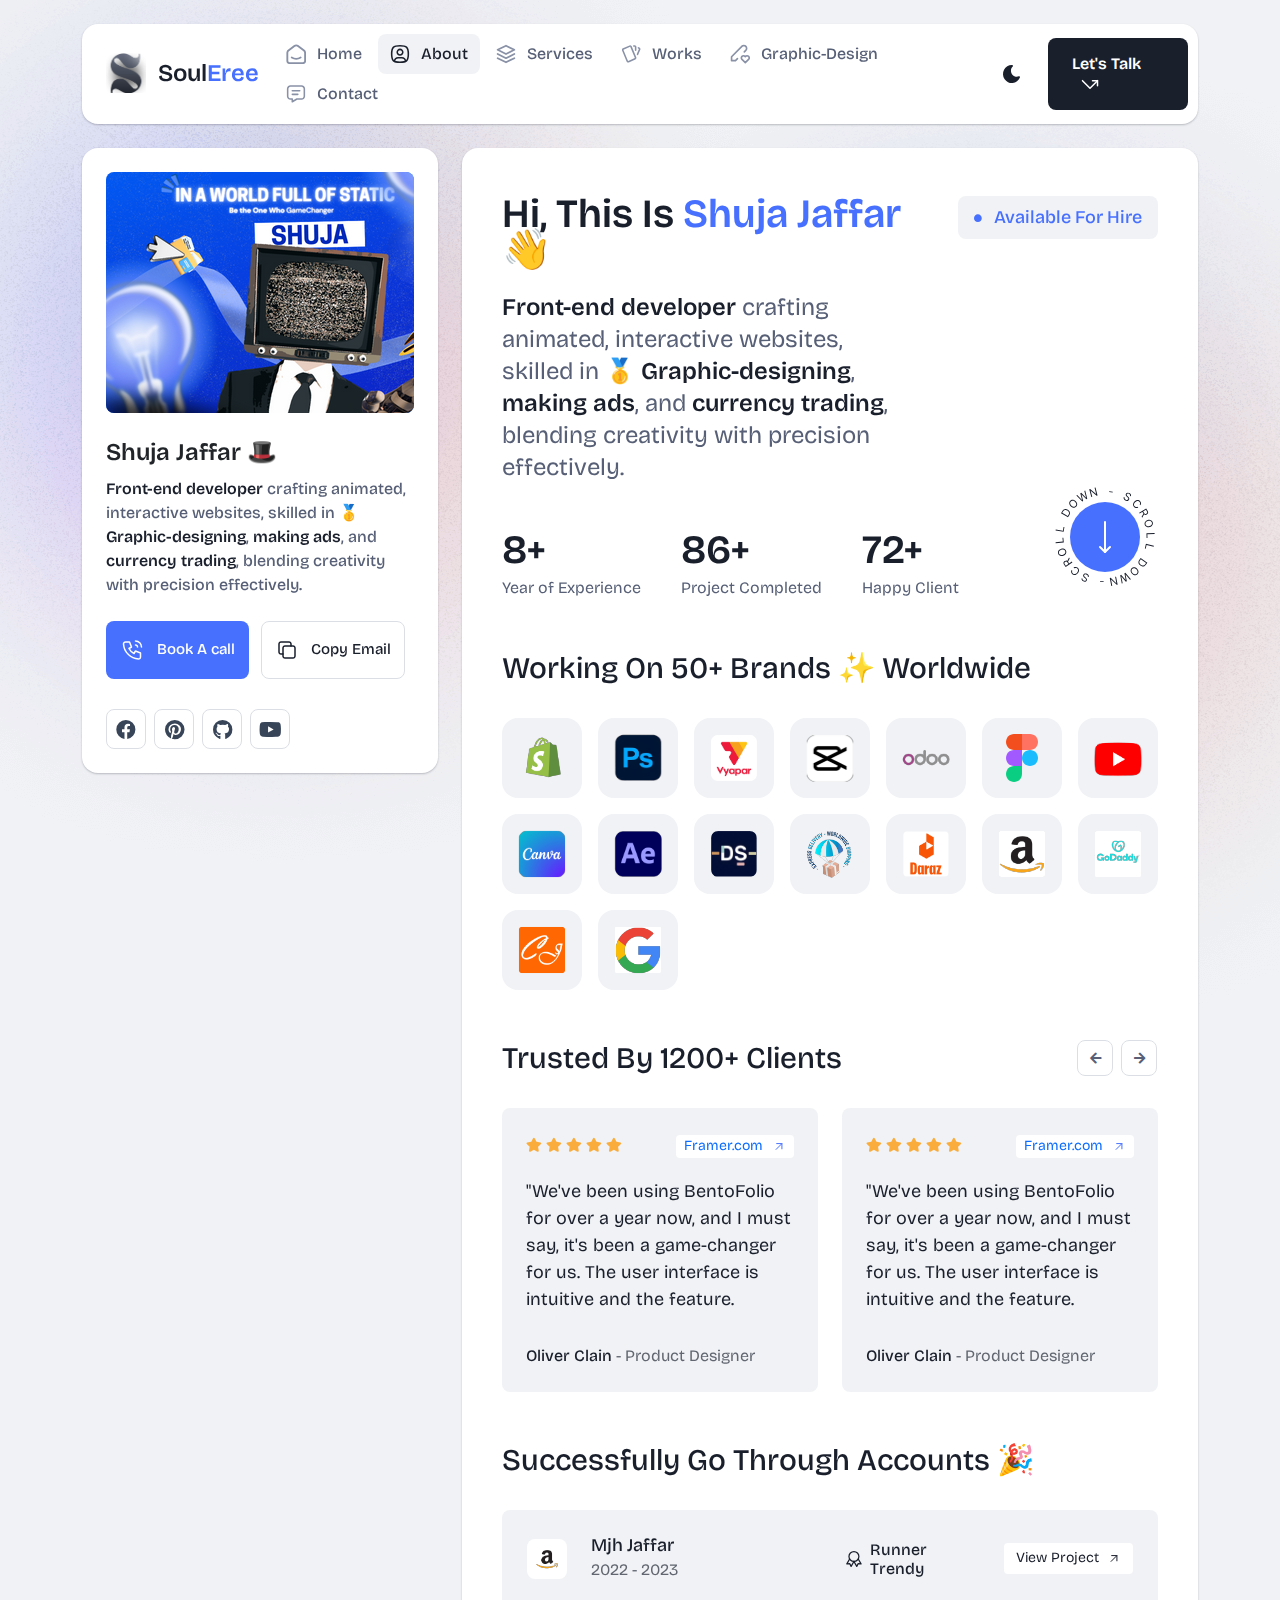
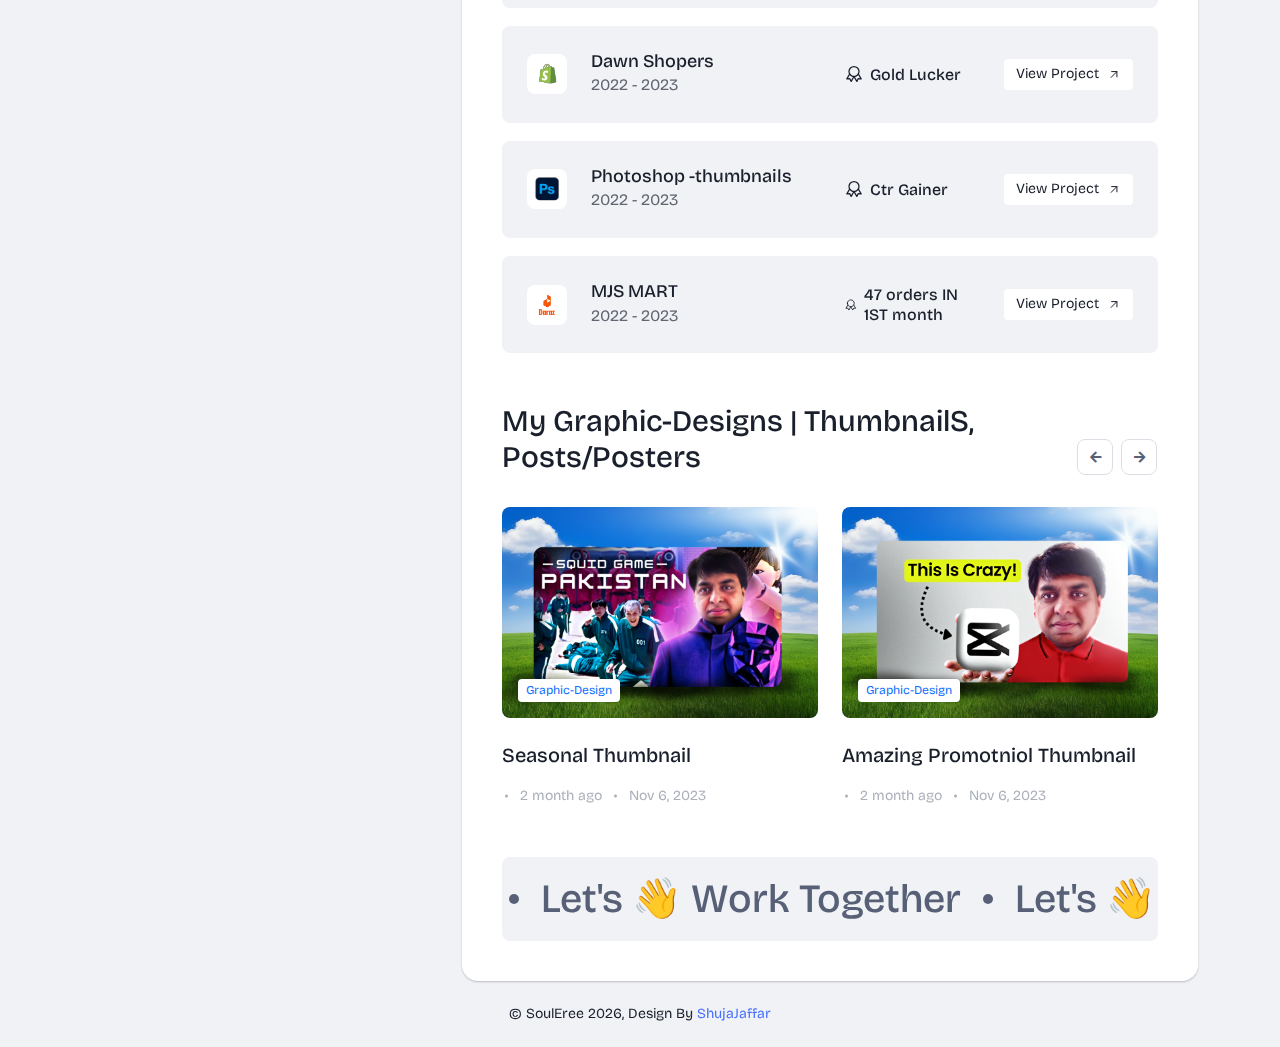
<file: about.html>
<!DOCTYPE html>
<html lang="en">

<head>
  <meta charset="UTF-8">
  <meta http-equiv="X-UA-Compatible" content="IE=edge">
  <title>MJ Studio - Shuja' here</title>
  <meta name="description" content="MJ Studio - Shuja' here">
  <meta name="viewport" content="width=device-width, initial-scale=1">

  <link rel="shortcut icon" type="image/x-icon" href="assets/img/favicon.svg">
  <!-- Place favicon.ico in the root directory -->

  <!-- CSS here -->
  <link rel="stylesheet" href="assets/css/bootstrap.min.css">
  <link rel="stylesheet" href="assets/fontawsome/css/all.min.css">
  <link rel="stylesheet" href="assets/fontawsome/css/fontawesome.min.css">
  <link rel="stylesheet" href="assets/css/slick.css">
  <link rel="stylesheet" href="assets/css/magnific-popup.css">
  <link rel="stylesheet" href="assets/css/style.css">
  <link rel="stylesheet" href="assets/css/responsive.css">
</head>

<body>
  <div id="page-content">
    <!-- header part start -->
     <header class="header-area">
      <nav class="navbar">
        <div class="container">
          <div class="menu-container">
            <div class="logo">
              <a class="navbar-brand me-0" href="index.html">
                
                <img src="assets/img/logo/loooo.png" alt="" height="40" width="40">
                <span>Soul<span class="primary">Eree</span></span>
              </a>
            </div>
            <div class="navbar-main d-flex flex-grow-1">
              <div class="logo inner-logo d-block d-xl-none">
                <a class="navbar-brand me-0" href="index.html">
                  <svg width="24" height="24" viewBox="0 0 24 24" fill="none" xmlns="http://www.w3.org/2000/svg">
                    <path
                      d="M0 1.5C0 1.10218 0.158035 0.720644 0.43934 0.43934C0.720644 0.158035 1.10218 0 1.5 0L9 0C9.39782 0 9.77936 0.158035 10.0607 0.43934C10.342 0.720644 10.5 1.10218 10.5 1.5V22.5C10.5 22.8978 10.342 23.2794 10.0607 23.5607C9.77936 23.842 9.39782 24 9 24H1.5C1.10218 24 0.720644 23.842 0.43934 23.5607C0.158035 23.2794 0 22.8978 0 22.5V1.5ZM13.5 1.5C13.5 1.10218 13.658 0.720644 13.9393 0.43934C14.2206 0.158035 14.6022 0 15 0L22.5 0C22.8978 0 23.2794 0.158035 23.5607 0.43934C23.842 0.720644 24 1.10218 24 1.5V9C24 9.39782 23.842 9.77936 23.5607 10.0607C23.2794 10.342 22.8978 10.5 22.5 10.5H15C14.6022 10.5 14.2206 10.342 13.9393 10.0607C13.658 9.77936 13.5 9.39782 13.5 9V1.5ZM13.5 15C13.5 14.6022 13.658 14.2206 13.9393 13.9393C14.2206 13.658 14.6022 13.5 15 13.5H22.5C22.8978 13.5 23.2794 13.658 23.5607 13.9393C23.842 14.2206 24 14.6022 24 15V22.5C24 22.8978 23.842 23.2794 23.5607 23.5607C23.2794 23.842 22.8978 24 22.5 24H15C14.6022 24 14.2206 23.842 13.9393 23.5607C13.658 23.2794 13.5 22.8978 13.5 22.5V15Z"
                      class="logo-icon" />
                  </svg>
                  <span>Bento<span class="primary">Folio</span></span>
                </a>
              </div>
              <ul class="navbar-info mx-auto">
                <li class="nav-item">
                  <a class="nav-link" aria-current="page" href="index.html">
                    <svg class="nav-icon" viewBox="0 0 15 15" fill="none" xmlns="http://www.w3.org/2000/svg">
                      <path
                        d="M13.475 4.92481L9.03083 1.46814C8.64082 1.16473 8.1608 1 7.66667 1C7.17254 1 6.69251 1.16473 6.3025 1.46814L1.8575 4.92481C1.59037 5.13254 1.37424 5.39858 1.22563 5.7026C1.07701 6.00662 0.99984 6.34058 1 6.67897V12.679C1 13.121 1.17559 13.5449 1.48816 13.8575C1.80072 14.17 2.22464 14.3456 2.66667 14.3456H12.6667C13.1087 14.3456 13.5326 14.17 13.8452 13.8575C14.1577 13.5449 14.3333 13.121 14.3333 12.679V6.67897C14.3333 5.99314 14.0167 5.34564 13.475 4.92481Z"
                        stroke-width="1.4" stroke-linecap="round" stroke-linejoin="round" />
                      <path d="M10.9753 10.1665C9.13359 11.2773 6.14859 11.2773 4.30859 10.1665" stroke-width="1.4"
                        stroke-linecap="round" stroke-linejoin="round" />
                    </svg>

                    <span>Home</span>
                  </a>
                </li>
                <li class="nav-item">
                  <a class="nav-link active" href="about.html">
                    <svg class="nav-icon" viewBox="0 0 18 18" fill="none" xmlns="http://www.w3.org/2000/svg">
                      <path
                        d="M9 9.8335C9.66304 9.8335 10.2989 9.5701 10.7678 9.10126C11.2366 8.63242 11.5 7.99654 11.5 7.3335C11.5 6.67045 11.2366 6.03457 10.7678 5.56573C10.2989 5.09689 9.66304 4.8335 9 4.8335C8.33696 4.8335 7.70107 5.09689 7.23223 5.56573C6.76339 6.03457 6.5 6.67045 6.5 7.3335C6.5 7.99654 6.76339 8.63242 7.23223 9.10126C7.70107 9.5701 8.33696 9.8335 9 9.8335Z"
                        stroke-width="1.4" stroke-linecap="round" stroke-linejoin="round" />
                      <path
                        d="M9 1.5C15 1.5 16.5 3 16.5 9C16.5 15 15 16.5 9 16.5C3 16.5 1.5 15 1.5 9C1.5 3 3 1.5 9 1.5Z"
                        stroke-width="1.4" stroke-linecap="round" stroke-linejoin="round" />
                      <path
                        d="M4 15.7085V15.6668C4 14.7828 4.35119 13.9349 4.97631 13.3098C5.60143 12.6847 6.44928 12.3335 7.33333 12.3335H10.6667C11.5507 12.3335 12.3986 12.6847 13.0237 13.3098C13.6488 13.9349 14 14.7828 14 15.6668V15.7085"
                        stroke-width="1.4" stroke-linecap="round" stroke-linejoin="round" />
                    </svg>
                    About
                  </a>
                </li>
                <li class="nav-item">
                  <a class="nav-link" href="services.html">
                    <svg class="nav-icon" viewBox="0 0 16 16" fill="none" xmlns="http://www.w3.org/2000/svg">
                      <path d="M7.99967 1.3335L1.33301 4.66683L7.99967 8.00016L14.6663 4.66683L7.99967 1.3335Z"
                        stroke-width="1.4" stroke-linecap="round" stroke-linejoin="round" />
                      <path d="M1.33301 8L7.99967 11.3333L14.6663 8" stroke-width="1.4" stroke-linecap="round"
                        stroke-linejoin="round" />
                      <path d="M1.33301 11.3335L7.99967 14.6668L14.6663 11.3335" stroke-width="1.4"
                        stroke-linecap="round" stroke-linejoin="round" />
                    </svg>
                    Services
                  </a>
                </li>
                <li class="nav-item">
                  <a class="nav-link" href="portfolio.html">
                    <svg class="nav-icon" viewBox="0 0 18 17" fill="none" xmlns="http://www.w3.org/2000/svg">
                      <path
                        d="M2.00326 3.99733L7.95159 1.40649C8.04974 1.36442 8.15533 1.34243 8.26212 1.34181C8.3689 1.34119 8.47473 1.36196 8.57337 1.40289C8.67201 1.44382 8.76145 1.50408 8.83642 1.58013C8.9114 1.65617 8.97039 1.74646 9.00992 1.84566L13.1133 11.764C13.1985 11.9651 13.2014 12.1917 13.1213 12.3949C13.0412 12.5982 12.8845 12.7618 12.6849 12.8507L6.73742 15.4415C6.63922 15.4837 6.53356 15.5058 6.42668 15.5065C6.3198 15.5072 6.21387 15.4864 6.11514 15.4455C6.0164 15.4046 5.92688 15.3442 5.85184 15.2681C5.7768 15.192 5.71778 15.1016 5.67826 15.0023L1.57492 5.08316C1.48963 4.88204 1.48673 4.65546 1.56684 4.45222C1.64696 4.24898 1.80367 4.08616 2.00326 3.99733Z"
                        stroke-width="1.4" stroke-linecap="round" stroke-linejoin="round" />
                      <path
                        d="M11.5 1.3335H12.3333C12.5543 1.3335 12.7663 1.42129 12.9226 1.57757C13.0789 1.73385 13.1667 1.94582 13.1667 2.16683V5.0835"
                        stroke-width="1.4" stroke-linecap="round" stroke-linejoin="round" />
                      <path
                        d="M15.6663 3C15.8863 3.09333 16.0997 3.18083 16.3063 3.2625C16.5098 3.34882 16.6706 3.51241 16.7534 3.71729C16.8362 3.92217 16.8343 4.15155 16.748 4.355L14.833 8.83334"
                        stroke-width="1.4" stroke-linecap="round" stroke-linejoin="round" />
                    </svg>
                    Works
                  </a>
                </li>
                <li class="nav-item">
                  <a class="nav-link" href="blog.html">
                    <svg class="nav-icon" viewBox="0 0 17 16" fill="none" xmlns="http://www.w3.org/2000/svg">
                      <path
                        d="M12.1663 6.16676L13.4163 4.91676C13.6352 4.69789 13.8088 4.43805 13.9273 4.15208C14.0457 3.86612 14.1067 3.55962 14.1067 3.25009C14.1067 2.94056 14.0457 2.63406 13.9273 2.3481C13.8088 2.06213 13.6352 1.80229 13.4163 1.58342C13.1975 1.36455 12.9376 1.19094 12.6517 1.07248C12.3657 0.954033 12.0592 0.893066 11.7497 0.893066C11.4401 0.893066 11.1336 0.954033 10.8477 1.07248C10.5617 1.19094 10.3019 1.36455 10.083 1.58342L1.33301 10.3334V13.6668H4.66634L6.33301 12.0001"
                        stroke-width="1.4" stroke-linecap="round" stroke-linejoin="round" />
                      <path
                        d="M13.0004 15.3335L15.7921 12.5968C15.9633 12.4307 16.0995 12.232 16.1926 12.0124C16.2857 11.7927 16.3339 11.5567 16.3343 11.3181C16.3347 11.0796 16.2873 10.8434 16.1948 10.6235C16.1024 10.4035 15.9669 10.2044 15.7963 10.0377C15.448 9.69712 14.9806 9.50602 14.4935 9.50509C14.0065 9.50415 13.5383 9.69346 13.1888 10.0327L13.0021 10.216L12.8163 10.0327C12.4681 9.69237 12.0008 9.50143 11.5139 9.50049C11.0271 9.49956 10.5591 9.68871 10.2096 10.0277C10.0383 10.1937 9.9021 10.3924 9.80891 10.612C9.71572 10.8316 9.66746 11.0677 9.667 11.3062C9.66653 11.5447 9.71386 11.781 9.80619 12.0009C9.89853 12.2209 10.034 12.4201 10.2046 12.5868L13.0004 15.3335Z"
                        stroke-width="1.4" stroke-linecap="round" stroke-linejoin="round" />
                    </svg>
                    Graphic-Design
                  </a>
                </li>
                <li class="nav-item">
                  <a class="nav-link" href="contact.html">
                    <svg class="nav-icon" viewBox="0 0 18 17" fill="none" xmlns="http://www.w3.org/2000/svg">
                      <path d="M5.66699 5.5H12.3337" stroke-width="1.4" stroke-linecap="round"
                        stroke-linejoin="round" />
                      <path d="M5.66699 8.8335H10.667" stroke-width="1.4" stroke-linecap="round"
                        stroke-linejoin="round" />
                      <path
                        d="M14 1.3335C14.663 1.3335 15.2989 1.59689 15.7678 2.06573C16.2366 2.53457 16.5 3.17045 16.5 3.8335V10.5002C16.5 11.1632 16.2366 11.7991 15.7678 12.2679C15.2989 12.7368 14.663 13.0002 14 13.0002H9.83333L5.66667 15.5002V13.0002H4C3.33696 13.0002 2.70107 12.7368 2.23223 12.2679C1.76339 11.7991 1.5 11.1632 1.5 10.5002V3.8335C1.5 3.17045 1.76339 2.53457 2.23223 2.06573C2.70107 1.59689 3.33696 1.3335 4 1.3335H14Z"
                        stroke-width="1.4" stroke-linecap="round" stroke-linejoin="round" />
                    </svg>
                    Contact
                  </a>
                </li>
              </ul>
              <div class="header-right-info d-flex align-items-center">
                <button class="theme-control-btn">
                  <span class="dark">
                    <svg width="24" height="24" viewBox="0 0 24 24" fill="none" xmlns="http://www.w3.org/2000/svg">
                      <path
                        d="M11.8005 3C10.207 3.0003 8.64356 3.44286 7.27683 4.28049C5.91011 5.11811 4.79139 6.31937 4.04002 7.75612C3.28865 9.19288 2.93281 10.8112 3.01046 12.4386C3.08811 14.0659 3.59633 15.6411 4.48091 16.9963C5.3655 18.3514 6.59326 19.4356 8.03324 20.1333C9.47322 20.8309 11.0714 21.1157 12.6573 20.9574C14.2432 20.7991 15.7573 20.2036 17.0381 19.2344C18.319 18.2652 19.3185 16.9587 19.9301 15.4542C20.2302 14.7162 19.5111 13.9746 18.7875 14.2752C17.5475 14.7888 16.1706 14.8418 14.8963 14.425C13.622 14.0082 12.5308 13.1479 11.8126 11.9937C11.0943 10.8396 10.7943 9.4645 10.9648 8.10764C11.1353 6.75077 11.7655 5.49792 12.7458 4.5669L12.8136 4.4949C13.2986 3.9279 12.913 3.0072 12.1464 3.0072H11.9122L11.8524 3.0018L11.7996 3H11.8005Z"
                        fill="#1A1F2C" />
                    </svg>
                    <small class="theme-text d-block d-xl-none">Change appearance</small>
                  </span>
                  <span class="light">
                    <svg width="24" height="24" viewBox="0 0 24 24" fill="none" xmlns="http://www.w3.org/2000/svg">
                      <path
                        d="M12 19C12.2449 19 12.4813 19.09 12.6644 19.2527C12.8474 19.4155 12.9643 19.6397 12.993 19.883L13 20V21C12.9997 21.2549 12.9021 21.5 12.7272 21.6854C12.5522 21.8707 12.313 21.9822 12.0586 21.9972C11.8042 22.0121 11.5536 21.9293 11.3582 21.7657C11.1627 21.6021 11.0371 21.3701 11.007 21.117L11 21V20C11 19.7348 11.1054 19.4804 11.2929 19.2929C11.4804 19.1054 11.7348 19 12 19Z"
                        fill="#FD7E41" />
                      <path
                        d="M18.3127 16.9099L18.4067 16.9929L19.1067 17.6929C19.2861 17.8729 19.3902 18.1144 19.398 18.3683C19.4057 18.6223 19.3165 18.8697 19.1485 19.0602C18.9804 19.2508 18.7462 19.3702 18.4933 19.3943C18.2403 19.4184 17.9877 19.3454 17.7867 19.1899L17.6927 19.1069L16.9927 18.4069C16.8202 18.2347 16.7165 18.0053 16.7012 17.7619C16.6859 17.5186 16.76 17.278 16.9097 17.0855C17.0593 16.893 17.2741 16.7618 17.5137 16.7166C17.7533 16.6713 18.0012 16.7152 18.2107 16.8399L18.3127 16.9099Z"
                        fill="#FD7E41" />
                      <path
                        d="M7.00747 16.993C7.17965 17.1652 7.28308 17.3943 7.29836 17.6373C7.31364 17.8803 7.23972 18.1206 7.09047 18.313L7.00747 18.407L6.30747 19.107C6.12751 19.2863 5.88604 19.3905 5.63209 19.3982C5.37814 19.406 5.13076 19.3168 4.94019 19.1487C4.74963 18.9807 4.63017 18.7464 4.60607 18.4935C4.58198 18.2406 4.65506 17.988 4.81047 17.787L4.89347 17.693L5.59347 16.993C5.781 16.8055 6.03531 16.7002 6.30047 16.7002C6.56563 16.7002 6.81994 16.8055 7.00747 16.993Z"
                        fill="#FD7E41" />
                      <path
                        d="M3.99987 11C4.25475 11.0003 4.4999 11.0979 4.68524 11.2728C4.87057 11.4478 4.9821 11.687 4.99704 11.9414C5.01198 12.1958 4.92919 12.4464 4.7656 12.6418C4.60201 12.8373 4.36996 12.9629 4.11687 12.993L3.99987 13H2.99987C2.74499 12.9997 2.49984 12.9021 2.3145 12.7272C2.12916 12.5522 2.01763 12.313 2.0027 12.0586C1.98776 11.8042 2.07054 11.5536 2.23413 11.3582C2.39772 11.1627 2.62977 11.0371 2.88287 11.007L2.99987 11H3.99987Z"
                        fill="#FD7E41" />
                      <path
                        d="M20.9999 11C21.2547 11.0003 21.4999 11.0979 21.6852 11.2728C21.8706 11.4478 21.9821 11.687 21.997 11.9414C22.012 12.1958 21.9292 12.4464 21.7656 12.6418C21.602 12.8373 21.37 12.9629 21.1169 12.993L20.9999 13H19.9999C19.745 12.9997 19.4998 12.9021 19.3145 12.7272C19.1292 12.5522 19.0176 12.313 19.0027 12.0586C18.9878 11.8042 19.0705 11.5536 19.2341 11.3582C19.3977 11.1627 19.6298 11.0371 19.8829 11.007L19.9999 11H20.9999Z"
                        fill="#FD7E41" />
                      <path
                        d="M6.21264 4.80985L6.30664 4.89285L7.00664 5.59285C7.18599 5.77281 7.29011 6.01429 7.29787 6.26824C7.30562 6.52219 7.21642 6.76957 7.04839 6.96013C6.88036 7.1507 6.64609 7.27016 6.39316 7.29425C6.14024 7.31834 5.88763 7.24526 5.68664 7.08985L5.59264 7.00685L4.89264 6.30685C4.72073 6.13453 4.61757 5.90543 4.6025 5.66248C4.58744 5.41954 4.6615 5.17945 4.8108 4.98721C4.9601 4.79497 5.1744 4.66378 5.41351 4.61824C5.65262 4.57271 5.90013 4.61594 6.10964 4.73985L6.21264 4.80985Z"
                        fill="#FD7E41" />
                      <path
                        d="M19.1071 4.89288C19.2793 5.06508 19.3827 5.29418 19.398 5.5372C19.4132 5.78023 19.3393 6.02048 19.1901 6.21288L19.1071 6.30688L18.4071 7.00688C18.2271 7.18623 17.9856 7.29036 17.7317 7.29811C17.4777 7.30587 17.2304 7.21667 17.0398 7.04864C16.8492 6.8806 16.7298 6.64633 16.7057 6.39341C16.6816 6.14049 16.7547 5.88788 16.9101 5.68688L16.9931 5.59288L17.6931 4.89288C17.8806 4.70541 18.1349 4.6001 18.4001 4.6001C18.6652 4.6001 18.9196 4.70541 19.1071 4.89288Z"
                        fill="#FD7E41" />
                      <path
                        d="M12 2C12.2449 2.00003 12.4813 2.08996 12.6644 2.25272C12.8474 2.41547 12.9643 2.63975 12.993 2.883L13 3V4C12.9997 4.25488 12.9021 4.50003 12.7272 4.68537C12.5522 4.8707 12.313 4.98223 12.0586 4.99717C11.8042 5.01211 11.5536 4.92933 11.3582 4.76573C11.1627 4.60214 11.0371 4.3701 11.007 4.117L11 4V3C11 2.73478 11.1054 2.48043 11.2929 2.29289C11.4804 2.10536 11.7348 2 12 2Z"
                        fill="#FD7E41" />
                      <path
                        d="M12 7C12.9797 6.99994 13.9378 7.28769 14.7553 7.8275C15.5729 8.36731 16.2138 9.1354 16.5986 10.0364C16.9833 10.9373 17.0949 11.9315 16.9195 12.8953C16.7441 13.8592 16.2893 14.7502 15.6118 15.4579C14.9343 16.1655 14.0638 16.6585 13.1085 16.8756C12.1532 17.0928 11.1552 17.0245 10.2383 16.6793C9.3215 16.334 8.52629 15.7271 7.95146 14.9338C7.37663 14.1405 7.04752 13.1958 7.005 12.217L7 12L7.005 11.783C7.06092 10.4958 7.61161 9.27978 8.54222 8.38866C9.47284 7.49754 10.7115 7.00007 12 7Z"
                        fill="#FD7E41" />

                    </svg>
                    <small class="theme-text d-block d-xl-none">Change appearance</small>
                  </span>
                </button>
                <a href="contact.html" class="lets-talk-btn">
                  Let's Talk
                  <svg class="icon" width="20" height="20" viewBox="0 0 20 20" fill="none"
                    xmlns="http://www.w3.org/2000/svg">
                    <path d="M17.5 11.6665V6.6665H12.5" stroke="white" stroke-width="1.5" stroke-linecap="round"
                      stroke-linejoin="round" />
                    <path d="M17.5 6.6665L10 14.1665L2.5 6.6665" stroke="white" stroke-width="1.5"
                      stroke-linecap="round" stroke-linejoin="round" />
                  </svg>
                </a>
              </div>
            </div>
            <div class="mobile-menu-overlay d-block d-lg-none"></div>
            <div class="mobile-menu-control-bar d-block d-xl-none">
              <button class="mobile-menu-control-bar">
                <i class="fas fa-bars"></i>
              </button>
            </div>
          </div>
        </div>
      </nav>
    </header>
    <!-- header part end -->

    <!-- main area part start -->
    <main>

      <section class="content-box-area mt-4">
        <div class="container">
          <div class="row g-4">
            <div class="col-xl-4">
              <div class="card profile-card">
                <div class="card-body">
                  <div class="image text-center">
                    <img src="assets/img/images/profile.png" alt="profile">
                  </div>
                  <div class="text">
                    <h3 class="card-title">Shuja Jaffar 🎩</h3>
                    <p><span>Front-end developer</span> crafting animated, interactive websites, skilled in <span>🥇</span> <span>Graphic-designing</span>, <span>making ads</span>, and <span>currency trading</span>, blending creativity with precision effectively.</p>
                    <div class="common-button-groups">
                      <a class="btn btn-call" href="#">
                        <svg class="icon" width="25" height="24" viewBox="0 0 25 24" fill="none"
                          xmlns="http://www.w3.org/2000/svg">
                          <path
                            d="M5.5 4H9.5L11.5 9L9 10.5C10.071 12.6715 11.8285 14.429 14 15.5L15.5 13L20.5 15V19C20.5 19.5304 20.2893 20.0391 19.9142 20.4142C19.5391 20.7893 19.0304 21 18.5 21C14.5993 20.763 10.9202 19.1065 8.15683 16.3432C5.3935 13.5798 3.73705 9.90074 3.5 6C3.5 5.46957 3.71071 4.96086 4.08579 4.58579C4.46086 4.21071 4.96957 4 5.5 4Z"
                            stroke="white" stroke-width="1.5" stroke-linecap="round" stroke-linejoin="round" />
                          <path
                            d="M15.5 7C16.0304 7 16.5391 7.21071 16.9142 7.58579C17.2893 7.96086 17.5 8.46957 17.5 9"
                            stroke="white" stroke-width="1.5" stroke-linecap="round" stroke-linejoin="round" />
                          <path d="M15.5 3C17.0913 3 18.6174 3.63214 19.7426 4.75736C20.8679 5.88258 21.5 7.4087 21.5 9"
                            stroke="white" stroke-width="1.5" stroke-linecap="round" stroke-linejoin="round" />
                        </svg>
                        Book A call
                      </a>
                      <button class="btn btn-copy" data-clipboard-text="example@example.com">
                        <svg class="icon" width="24" height="24" viewBox="0 0 24 24" fill="none"
                          xmlns="http://www.w3.org/2000/svg">
                          <path
                            d="M8 10C8 9.46957 8.21071 8.96086 8.58579 8.58579C8.96086 8.21071 9.46957 8 10 8H18C18.5304 8 19.0391 8.21071 19.4142 8.58579C19.7893 8.96086 20 9.46957 20 10V18C20 18.5304 19.7893 19.0391 19.4142 19.4142C19.0391 19.7893 18.5304 20 18 20H10C9.46957 20 8.96086 19.7893 8.58579 19.4142C8.21071 19.0391 8 18.5304 8 18V10Z"
                            stroke-width="1.5" stroke-linecap="round" stroke-linejoin="round" />
                          <path
                            d="M16 8V6C16 5.46957 15.7893 4.96086 15.4142 4.58579C15.0391 4.21071 14.5304 4 14 4H6C5.46957 4 4.96086 4.21071 4.58579 4.58579C4.21071 4.96086 4 5.46957 4 6V14C4 14.5304 4.21071 15.0391 4.58579 15.4142C4.96086 15.7893 5.46957 16 6 16H8"
                            stroke-width="1.5" stroke-linecap="round" stroke-linejoin="round" />
                        </svg>
                        Copy Email
                      </button>
                    </div>
                    <div class="social-media-icon">
                      <ul class="list-unstyled">
                        <li><a href="#"><i class="fab fa-facebook"></i></a></li>
                        <li><a href="#"><i class="fab fa-pinterest"></i></a></li>
                        <li><a href="#"><i class="fab fa-github"></i></a></li>
                        <li><a href="#"><i class="fab fa-youtube"></i></a></li>
                      </ul>
                    </div>
                  </div>
                </div>
              </div>
            </div>
            <div class="col-xl-8">
              <div class="card content-box-card">
                <div class="card-body">
                  <div class="top-info">
                    <div class="text">
                      <h1 class="main-title">Hi, This Is <span>Shuja Jaffar</span> 👋</h1>
                      <p><b>Front-end developer</b> crafting animated, interactive websites, skilled in <b>🥇</b> <b>Graphic-designing</b>, <b>making ads</b>, and <b>currency trading</b>, blending creativity with precision effectively. </p>
                    </div>
                    <div class="available-btn">
                      <span><i class="fas fa-circle"></i> Available For Hire</span>
                    </div>
                  </div>
                  <div class="counter-area">
                    <div class="counter">
                      <div class="counter-item">
                        <h3 class="number">8+</h3>
                        <p class="subtitle">Year of Experience</p>
                      </div>
                      <div class="counter-item">
                        <h3 class="number">86+</h3>
                        <p class="subtitle">Project Completed
                        </p>
                      </div>
                      <div class="counter-item">
                        <h3 class="number">72+</h3>
                        <p class="subtitle">Happy Client
                        </p>
                      </div>
                    </div>
                    <div class="circle-area">
                      <div class="circle-text">
                        <img class="circle-image" src="assets/img/about-us/circle-text.svg" alt="circle-text">
                        <img class="circle-image circle-image-light d-none"
                          src="assets/img/about-us/circle-text-light.svg" alt="circle-text">
                        <span class="arrow-down">
                          <svg width="40" height="40" viewBox="0 0 40 40" fill="none"
                            xmlns="http://www.w3.org/2000/svg">
                            <path d="M20 5V35" stroke="white" stroke-width="2" stroke-linecap="round"
                              stroke-linejoin="round" />
                            <path d="M15 30L20 35L25 30" stroke="white" stroke-width="2" stroke-linecap="round"
                              stroke-linejoin="round" />
                          </svg>
                        </span>
                      </div>
                    </div>
                  </div>
                  <div class="working-with-area">
                    <h2 class="main-common-title">Working On 50+ Brands ✨ Worldwide
                    </h2>
                    <div class="working-with-main">
                      <div class="items">
                        <img src="assets/img/icons/1.svg" alt="notion">
                      </div>
                      <div class="items">
                        <img src="assets/sssssssss/1.svg" alt="webflow">
                      </div>
                      <div class="items">
                        <img src="assets/sssssssss/2.svg" alt="mico">
                      </div>
                      <div class="items">
                        <img src="assets/sssssssss/3.svg" alt="framer">
                      </div>
                      <div class="items">
                        <img src="assets/sssssssss/5.svg" alt="zeplin">
                      </div>
                      <div class="items">
                        <img src="assets/img/icons/figma.svg" alt="figma">
                      </div>
                      <div class="items">
                        <img src="assets/sssssssss/7.svg" alt="notion">
                      </div>
                      <div class="items">
                        <img src="assets/sssssssss/6.svg" alt="webflow">
                      </div>
                      <div class="items">
                        <img src="assets/sssssssss/8.svg" alt="mico">
                      </div>
                      <div class="items">
                        <img src="assets/Untitled design (2)/2.svg" alt="framer">
                      </div>
                      <div class="items">
                        <img src="assets/Untitled design (2)/3.svg" alt="zeplin">
                      </div>
                      <div class="items">
                        <img src="assets/Untitled design (2)/4.svg" alt="figma">
                      </div>
                      <div class="items">
                        <img src="assets/Untitled design (2)/5.svg" alt="notion">
                      </div>
                      <div class="items">
                        <img src="assets/Untitled design (2)/7.svg" alt="webflow">
                      </div>
                      <div class="items">
                        <img src="assets/Untitled design (2)/6.svg" alt="mico">
                      </div>
                      <div class="items">
                        <img src="assets/Untitled design (2)/8.svg" alt="framer">
                      </div>
                    </div>
                  </div>
                  <div class="client-feedback">
                    <h2 class="main-common-title">Trusted By 1200+ Clients
                    </h2>
                    <div class="row client-feedback-slider">
                      <div class="col-lg-6">
                        <div class="feedback-item">
                          <div class="feedback-top-info">
                            <div class="rating">
                              <i class="fas fa-star"></i>
                              <i class="fas fa-star"></i>
                              <i class="fas fa-star"></i>
                              <i class="fas fa-star"></i>
                              <i class="fas fa-star"></i>
                            </div>
                            <div class="website">
                              <a href="#">Framer.com
                                <svg class="arrow-up" width="14" height="15" viewBox="0 0 14 15" fill="none"
                                  xmlns="http://www.w3.org/2000/svg">
                                  <path d="M9.91634 4.5835L4.08301 10.4168" stroke-linecap="round"
                                    stroke-linejoin="round" />
                                  <path d="M4.66699 4.5835H9.91699V9.8335" stroke-linecap="round"
                                    stroke-linejoin="round" />
                                </svg>
                              </a>
                            </div>
                          </div>
                          <div class="details">
                            <p>
                              "We've been using BentoFolio for over a year now, and I must say, it's been a game-changer
                              for us. The user interface is intuitive and the feature.
                            </p>
                          </div>
                          <div class="designation">
                            <p><span>Oliver Clain</span> - Product Designer</p>
                          </div>
                        </div>
                      </div>
                      <div class="col-lg-6">
                        <div class="feedback-item">
                          <div class="feedback-top-info">
                            <div class="rating">
                              <i class="fas fa-star"></i>
                              <i class="fas fa-star"></i>
                              <i class="fas fa-star"></i>
                              <i class="fas fa-star"></i>
                              <i class="fas fa-star"></i>
                            </div>
                            <div class="website">
                              <a href="#">Framer.com
                                <svg class="arrow-up" width="14" height="15" viewBox="0 0 14 15" fill="none"
                                  xmlns="http://www.w3.org/2000/svg">
                                  <path d="M9.91634 4.5835L4.08301 10.4168" stroke-linecap="round"
                                    stroke-linejoin="round" />
                                  <path d="M4.66699 4.5835H9.91699V9.8335" stroke-linecap="round"
                                    stroke-linejoin="round" />
                                </svg>
                              </a>
                            </div>
                          </div>
                          <div class="details">
                            <p>
                              "We've been using BentoFolio for over a year now, and I must say, it's been a game-changer
                              for us. The user interface is intuitive and the feature.
                            </p>
                          </div>
                          <div class="designation">
                            <p><span>Oliver Clain</span> - Product Designer</p>
                          </div>
                        </div>
                      </div>
                      <div class="col-lg-6">
                        <div class="feedback-item">
                          <div class="feedback-top-info">
                            <div class="rating">
                              <i class="fas fa-star"></i>
                              <i class="fas fa-star"></i>
                              <i class="fas fa-star"></i>
                              <i class="fas fa-star"></i>
                              <i class="fas fa-star"></i>
                            </div>
                            <div class="website">
                              <a href="#">Framer.com
                                <svg class="arrow-up" width="14" height="15" viewBox="0 0 14 15" fill="none"
                                  xmlns="http://www.w3.org/2000/svg">
                                  <path d="M9.91634 4.5835L4.08301 10.4168" stroke-linecap="round"
                                    stroke-linejoin="round" />
                                  <path d="M4.66699 4.5835H9.91699V9.8335" stroke-linecap="round"
                                    stroke-linejoin="round" />
                                </svg>
                              </a>
                            </div>
                          </div>
                          <div class="details">
                            <p>
                              "We've been using BentoFolio for over a year now, and I must say, it's been a game-changer
                              for us. The user interface is intuitive and the feature.
                            </p>
                          </div>
                          <div class="designation">
                            <p><span>Oliver Clain</span> - Product Designer</p>
                          </div>
                        </div>
                      </div>
                    </div>
                  </div>
                  <div class="awards-recognitions">
                    <h2 class="main-common-title">Successfully Go Through Accounts 🎉
                    </h2>
                    <div class="awards-recognitions-main">
                      <ul class="list-unstyled">
                        <li>
                          <a href="#" class="d-block w-100">
                            <div class="awards-item">
                              <div class="award-name">
                                <div class="icon">
                                  <img src="assets/Untitled design (2)/5.svg" alt="adobe">
                                </div>
                                <div class="text">
                                  <h4 class="title">Mjh Jaffar</h4>
                                  <p class="year">2022 - 2023</p>
                                </div>
                              </div>
                              <div class="winner-tag">
                                <h4 class="title">
                                  <svg class="icon" width="24" height="24" viewBox="0 0 24 24" fill="none"
                                    xmlns="http://www.w3.org/2000/svg">
                                    <path
                                      d="M6 9C6 10.5913 6.63214 12.1174 7.75736 13.2426C8.88258 14.3679 10.4087 15 12 15C13.5913 15 15.1174 14.3679 16.2426 13.2426C17.3679 12.1174 18 10.5913 18 9C18 7.4087 17.3679 5.88258 16.2426 4.75736C15.1174 3.63214 13.5913 3 12 3C10.4087 3 8.88258 3.63214 7.75736 4.75736C6.63214 5.88258 6 7.4087 6 9Z"
                                      stroke-width="1.5" stroke-linecap="round" stroke-linejoin="round" />
                                    <path d="M12 15L15.4 20.89L16.998 17.657L20.596 17.889L17.196 12" stroke-width="1.5"
                                      stroke-linecap="round" stroke-linejoin="round" />
                                    <path d="M6.80234 12L3.40234 17.89L7.00034 17.657L8.59834 20.889L11.9983 15"
                                      stroke-width="1.5" stroke-linecap="round" stroke-linejoin="round" />
                                  </svg>
                                  Runner Trendy
                                </h4>
                              </div>
                              <div class="project-btn">
                                <span>
                                  View Project
                                  <svg class="arrow-up" width="14" height="15" viewBox="0 0 14 15" fill="none"
                                    xmlns="http://www.w3.org/2000/svg">
                                    <path d="M9.91634 4.5835L4.08301 10.4168" stroke-linecap="round"
                                      stroke-linejoin="round" />
                                    <path d="M4.66699 4.5835H9.91699V9.8335" stroke-linecap="round"
                                      stroke-linejoin="round" />
                                  </svg>
                                </span>
                              </div>
                            </div>
                          </a>
                        </li>
                        <li>
                          <a href="#" class="d-block w-100">
                            <div class="awards-item">
                              <div class="award-name">
                                <div class="icon">
                                  <img src="assets/img/icons/1.svg" alt="dribbble">
                                </div>
                                <div class="text">
                                  <h4 class="title">Dawn Shopers</h4>
                                  <p class="year">2022 - 2023</p>
                                </div>
                              </div>
                              <div class="winner-tag">
                                <h4 class="title">
                                  <svg class="icon" width="24" height="24" viewBox="0 0 24 24" fill="none"
                                    xmlns="http://www.w3.org/2000/svg">
                                    <path
                                      d="M6 9C6 10.5913 6.63214 12.1174 7.75736 13.2426C8.88258 14.3679 10.4087 15 12 15C13.5913 15 15.1174 14.3679 16.2426 13.2426C17.3679 12.1174 18 10.5913 18 9C18 7.4087 17.3679 5.88258 16.2426 4.75736C15.1174 3.63214 13.5913 3 12 3C10.4087 3 8.88258 3.63214 7.75736 4.75736C6.63214 5.88258 6 7.4087 6 9Z"
                                      stroke-width="1.5" stroke-linecap="round" stroke-linejoin="round" />
                                    <path d="M12 15L15.4 20.89L16.998 17.657L20.596 17.889L17.196 12" stroke-width="1.5"
                                      stroke-linecap="round" stroke-linejoin="round" />
                                    <path d="M6.80234 12L3.40234 17.89L7.00034 17.657L8.59834 20.889L11.9983 15"
                                      stroke-width="1.5" stroke-linecap="round" stroke-linejoin="round" />
                                  </svg>
                                  Gold Lucker
                                </h4>
                              </div>
                              <div class="project-btn">
                                <span>
                                  View Project
                                  <svg class="arrow-up" width="14" height="15" viewBox="0 0 14 15" fill="none"
                                    xmlns="http://www.w3.org/2000/svg">
                                    <path d="M9.91634 4.5835L4.08301 10.4168" stroke-linecap="round"
                                      stroke-linejoin="round" />
                                    <path d="M4.66699 4.5835H9.91699V9.8335" stroke-linecap="round"
                                      stroke-linejoin="round" />
                                  </svg>
                                </span>
                              </div>
                            </div>
                          </a>
                        </li>
                        <li>
                          <a href="#" class="d-block w-100">
                            <div class="awards-item">
                              <div class="award-name">
                                <div class="icon">
                                  <img src="assets/sssssssss/1.svg" alt="awwwards">
                                </div>
                                <div class="text">
                                  <h4 class="title">Photoshop -thumbnails</h4>
                                  <p class="year">2022 - 2023</p>
                                </div>
                              </div>
                              <div class="winner-tag">
                                <h4 class="title">
                                  <svg class="icon" width="24" height="24" viewBox="0 0 24 24" fill="none"
                                    xmlns="http://www.w3.org/2000/svg">
                                    <path
                                      d="M6 9C6 10.5913 6.63214 12.1174 7.75736 13.2426C8.88258 14.3679 10.4087 15 12 15C13.5913 15 15.1174 14.3679 16.2426 13.2426C17.3679 12.1174 18 10.5913 18 9C18 7.4087 17.3679 5.88258 16.2426 4.75736C15.1174 3.63214 13.5913 3 12 3C10.4087 3 8.88258 3.63214 7.75736 4.75736C6.63214 5.88258 6 7.4087 6 9Z"
                                      stroke-width="1.5" stroke-linecap="round" stroke-linejoin="round" />
                                    <path d="M12 15L15.4 20.89L16.998 17.657L20.596 17.889L17.196 12" stroke-width="1.5"
                                      stroke-linecap="round" stroke-linejoin="round" />
                                    <path d="M6.80234 12L3.40234 17.89L7.00034 17.657L8.59834 20.889L11.9983 15"
                                      stroke-width="1.5" stroke-linecap="round" stroke-linejoin="round" />
                                  </svg>
                                  Ctr Gainer
                                </h4>
                              </div>
                              <div class="project-btn">
                                <span>
                                  View Project
                                  <svg class="arrow-up" width="14" height="15" viewBox="0 0 14 15" fill="none"
                                    xmlns="http://www.w3.org/2000/svg">
                                    <path d="M9.91634 4.5835L4.08301 10.4168" stroke-linecap="round"
                                      stroke-linejoin="round" />
                                    <path d="M4.66699 4.5835H9.91699V9.8335" stroke-linecap="round"
                                      stroke-linejoin="round" />
                                  </svg>
                                </span>
                              </div>
                            </div>
                          </a>
                        </li>
                        <li>
                          <a href="#" class="d-block w-100">
                            <div class="awards-item">
                              <div class="award-name">
                                <div class="icon">
                                  <img src="assets/Untitled design (2)/4.svg" alt="behance">
                                </div>
                                <div class="text">
                                  <h4 class="title">MJS MART</h4>
                                  <p class="year">2022 - 2023</p>
                                </div>
                              </div>
                              <div class="winner-tag">
                                <h4 class="title">
                                  <svg class="icon" width="24" height="24" viewBox="0 0 24 24" fill="none"
                                    xmlns="http://www.w3.org/2000/svg">
                                    <path
                                      d="M6 9C6 10.5913 6.63214 12.1174 7.75736 13.2426C8.88258 14.3679 10.4087 15 12 15C13.5913 15 15.1174 14.3679 16.2426 13.2426C17.3679 12.1174 18 10.5913 18 9C18 7.4087 17.3679 5.88258 16.2426 4.75736C15.1174 3.63214 13.5913 3 12 3C10.4087 3 8.88258 3.63214 7.75736 4.75736C6.63214 5.88258 6 7.4087 6 9Z"
                                      stroke-width="1.5" stroke-linecap="round" stroke-linejoin="round" />
                                    <path d="M12 15L15.4 20.89L16.998 17.657L20.596 17.889L17.196 12" stroke-width="1.5"
                                      stroke-linecap="round" stroke-linejoin="round" />
                                    <path d="M6.80234 12L3.40234 17.89L7.00034 17.657L8.59834 20.889L11.9983 15"
                                      stroke-width="1.5" stroke-linecap="round" stroke-linejoin="round" />
                                  </svg>
                                  47 orders IN 1ST month
                                </h4>
                              </div>
                              <div class="project-btn">
                                <span>
                                  View Project
                                  <svg class="arrow-up" width="14" height="15" viewBox="0 0 14 15" fill="none"
                                    xmlns="http://www.w3.org/2000/svg">
                                    <path d="M9.91634 4.5835L4.08301 10.4168" stroke-linecap="round"
                                      stroke-linejoin="round" />
                                    <path d="M4.66699 4.5835H9.91699V9.8335" stroke-linecap="round"
                                      stroke-linejoin="round" />
                                  </svg>
                                </span>
                              </div>
                            </div>
                          </a>
                        </li>
                      </ul>
                    </div>
                  </div>
                  <div class="article-publications">
                    <h2 class="main-common-title">My Graphic-Designs | ThumbnailS, Posts/Posters</h2>
                    <div class="article-publications-main">
                      <div class="row article-publications-slider">
                        <div class="col-lg-6">
                          <div class="article-publications-item">
                            <div class="image">
                              <a href="article.html" class="d-block w-100">
                                <img src="4.png" alt="blog-img-1" class="img-fluid w-100">
                              </a>
                              <a href="article.html" class="tags">Graphic-Design</a>
                            </div>
                            <div class="text">
                              <a href="article.html" class="title">Seasonal Thumbnail </a>
                              <ul class="list-unstyled">
                                <li>2 month ago </li>
                                <li>Nov 6, 2023</li>
                              </ul>
                            </div>
                          </div>
                        </div>
                        <div class="col-lg-6">
                          <div class="article-publications-item">
                            <div class="image">
                              <a href="article.html" class="d-block w-100">
                                <img src="3.png" alt="blog-img-2" class="img-fluid w-100">
                              </a>
                              <a href="article.html" class="tags">Graphic-Design</a>
                            </div>
                            <div class="text">
                              <a href="article.html" class="title">Amazing Promotniol Thumbnail</a>
                              <ul class="list-unstyled">
                                <li>2 month ago</li>
                                <li>Nov 6, 2023</li>
                              </ul>
                            </div>
                          </div>
                        </div>
                        <div class="col-lg-6">
                          <div class="article-publications-item">
                            <div class="image">
                              <a href="article.html" class="d-block w-100">
                                <img src="6.png" alt="blog-img-3" class="img-fluid w-100">
                              </a>
                              <a href="article.html" class="tags">Graphic-Design</a>
                            </div>
                            <div class="text">
                              <a href="article.html" class="title">Amazing Showcasing Post</a>
                              <ul class="list-unstyled">
                                <li>2 month ago</li>
                                <li>Nov 6, 2023</li>
                              </ul>
                            </div>
                          </div>
                        </div>
                      </div>
                    </div>
                  </div>
                  <div class="work-together-slider">
                    <div class="slider-main d-flex gap-4 align-items-center">
                      <div class="slider-item">
                        <a href="contact.html">Let's 👋 Work Together</a>
                        <a href="contact.html">Let's 👋 Work Together</a>
                      </div>
                      <div class="slider-item">
                        <a href="contact.html">Let's 👋 Work Together</a>
                        <a href="contact.html">Let's 👋 Work Together</a>
                      </div>
                    </div>
                  </div>
                </div>
              </div>
            </div>
          </div>
        </div>
      </section>

      <!-- background shape area start -->
      <div class="background-shapes">
        <div class="shape-1 common-shape">
          <img src="assets/img/bg/banner-shape-1.png" alt="banner-shape-1">
        </div>
        <div class="shape-2 common-shape">
          <img src="assets/img/bg/banner-shape-1.png" alt="banner-shape-1">
        </div>
        <div class="threed-shape-1 move-with-cursor" data-value="1">
          <img src="assets/img/bg/object-3d-1.png" alt="object-3d-1">
        </div>
        <div class="threed-shape-2 move-with-cursor" data-value="1">
          <img src="assets/img/bg/object-3d-2.png" alt="object-3d-2">
        </div>
      </div>
      <!-- background shape area end -->
    </main>
    <!-- main area part end -->

    <!-- footer part start -->
    <footer class="footer-area">
      <div class="container">
        <div class="text text-center">
          <p>© SoulEree 2026, Design By <a href="#">ShujaJaffar</a></p>
        </div>
      </div>
    </footer>
    <!-- footer part end -->
  </div>
  <!-- JS here -->
  <script src="assets/js/vendor/jquery-3.6.0.min.js"></script>
  <script src="assets/js/bootstrap.bundle.min.js"></script>
  <script src="assets/js/jquery.magnific-popup.min.js"></script>
  <script src="assets/js/ajax-form.js"></script>
  <script src="assets/js/clipboard.min.js"></script>
  <script src="assets/js/slick.min.js"></script>
  <script src="assets/js/script.js"></script>
</body>


</html>
</file>
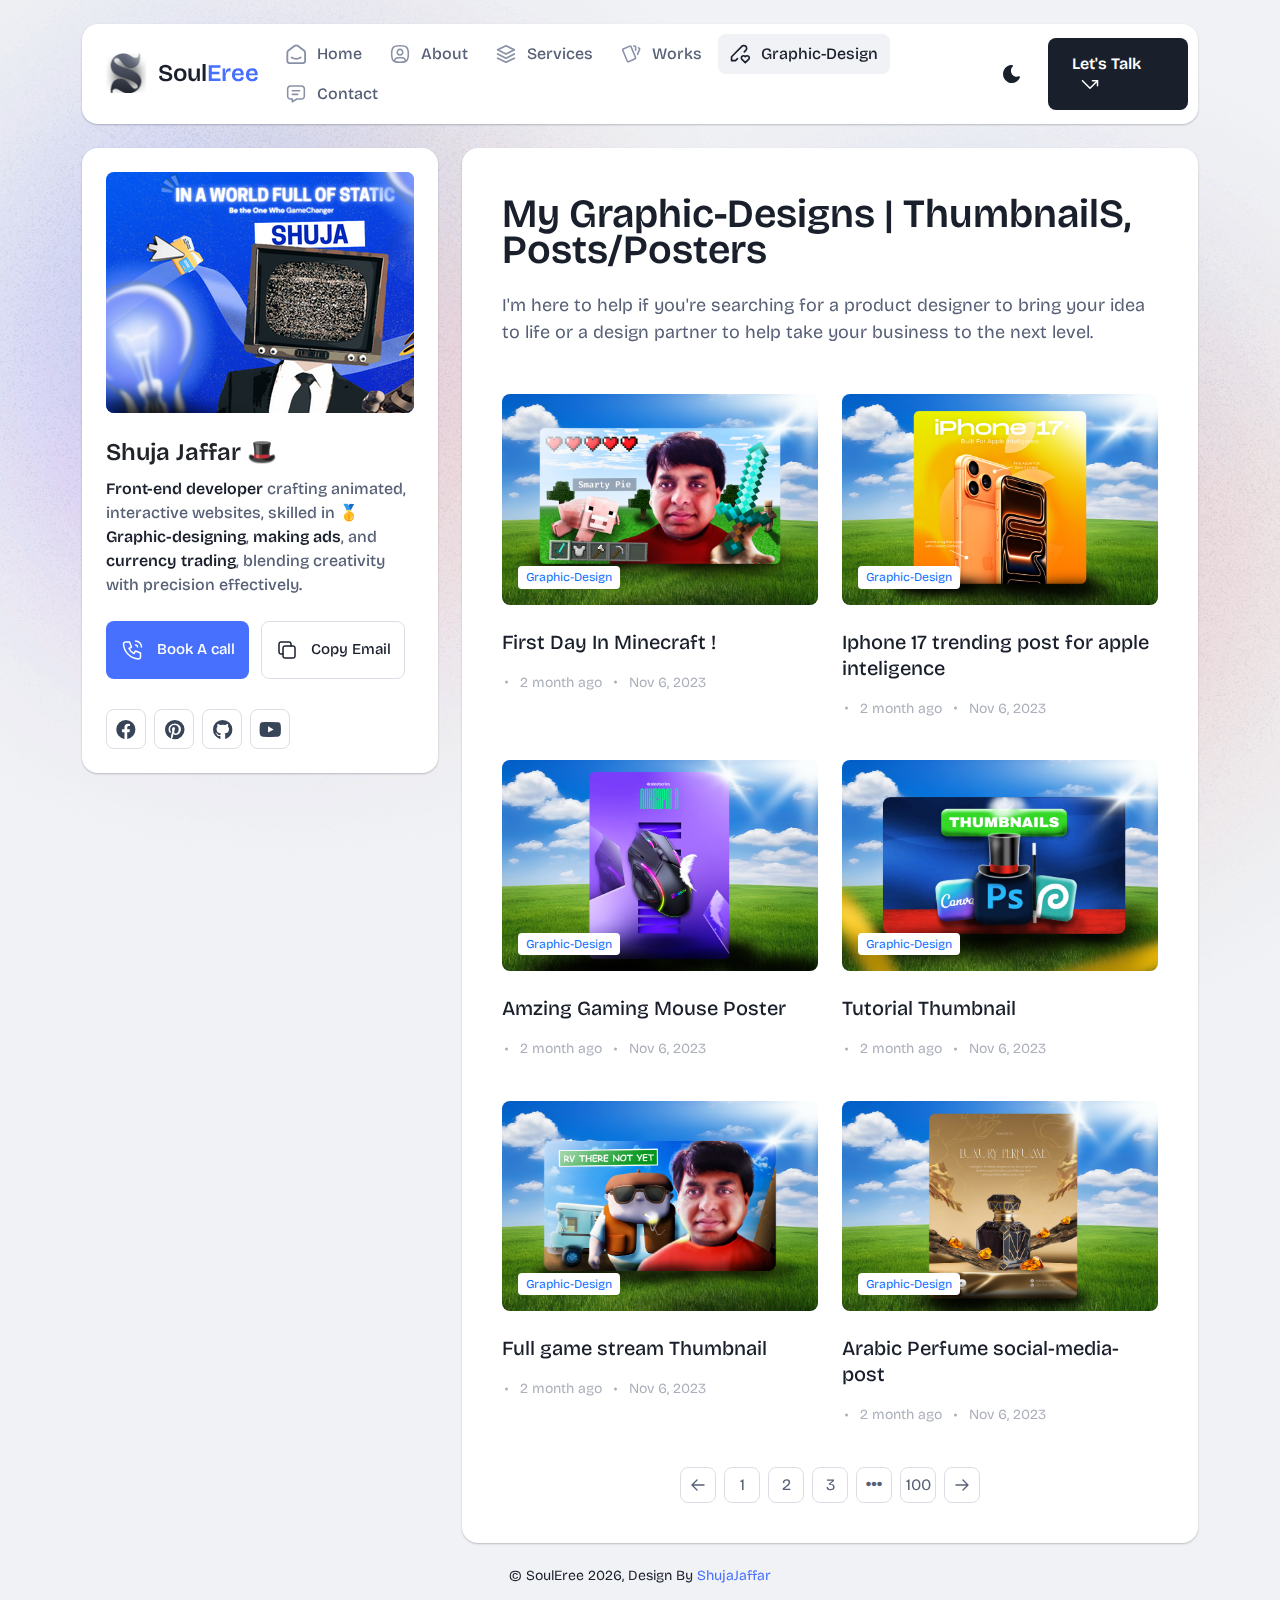
<file: blog.html>
<!DOCTYPE html>
<html lang="en">

<head>
  <meta charset="UTF-8">
  <meta http-equiv="X-UA-Compatible" content="IE=edge">
  <title>MJ Studio - Shuja' here</title>
  <meta name="description" content="MJ Studio - Shuja' here">
  <meta name="viewport" content="width=device-width, initial-scale=1">

  <link rel="shortcut icon" type="image/x-icon" href="assets/img/favicon.svg">
  <!-- Place favicon.ico in the root directory -->

  <!-- CSS here -->
  <link rel="stylesheet" href="assets/css/bootstrap.min.css">
  <link rel="stylesheet" href="assets/fontawsome/css/all.min.css">
  <link rel="stylesheet" href="assets/fontawsome/css/fontawesome.min.css">
  <link rel="stylesheet" href="assets/css/slick.css">
  <link rel="stylesheet" href="assets/css/magnific-popup.css">
  <link rel="stylesheet" href="assets/css/style.css">
  <link rel="stylesheet" href="assets/css/responsive.css">
</head>

<body>
  <div id="page-content">
    <!-- header part start -->
    <header class="header-area">
      <nav class="navbar">
        <div class="container">
          <div class="menu-container">
            <div class="logo">
              <a class="navbar-brand me-0" href="index.html">
                
                <img src="assets/img/logo/loooo.png" alt="" height="40" width="40">
                <span>Soul<span class="primary">Eree</span></span>
              </a>
            </div>
            <div class="navbar-main d-flex flex-grow-1">
              <div class="logo inner-logo d-block d-xl-none">
                <a class="navbar-brand me-0" href="index.html">
                  <svg width="24" height="24" viewBox="0 0 24 24" fill="none" xmlns="http://www.w3.org/2000/svg">
                    <path
                      d="M0 1.5C0 1.10218 0.158035 0.720644 0.43934 0.43934C0.720644 0.158035 1.10218 0 1.5 0L9 0C9.39782 0 9.77936 0.158035 10.0607 0.43934C10.342 0.720644 10.5 1.10218 10.5 1.5V22.5C10.5 22.8978 10.342 23.2794 10.0607 23.5607C9.77936 23.842 9.39782 24 9 24H1.5C1.10218 24 0.720644 23.842 0.43934 23.5607C0.158035 23.2794 0 22.8978 0 22.5V1.5ZM13.5 1.5C13.5 1.10218 13.658 0.720644 13.9393 0.43934C14.2206 0.158035 14.6022 0 15 0L22.5 0C22.8978 0 23.2794 0.158035 23.5607 0.43934C23.842 0.720644 24 1.10218 24 1.5V9C24 9.39782 23.842 9.77936 23.5607 10.0607C23.2794 10.342 22.8978 10.5 22.5 10.5H15C14.6022 10.5 14.2206 10.342 13.9393 10.0607C13.658 9.77936 13.5 9.39782 13.5 9V1.5ZM13.5 15C13.5 14.6022 13.658 14.2206 13.9393 13.9393C14.2206 13.658 14.6022 13.5 15 13.5H22.5C22.8978 13.5 23.2794 13.658 23.5607 13.9393C23.842 14.2206 24 14.6022 24 15V22.5C24 22.8978 23.842 23.2794 23.5607 23.5607C23.2794 23.842 22.8978 24 22.5 24H15C14.6022 24 14.2206 23.842 13.9393 23.5607C13.658 23.2794 13.5 22.8978 13.5 22.5V15Z"
                      class="logo-icon" />
                  </svg>
                  <span>Bento<span class="primary">Folio</span></span>
                </a>
              </div>
              <ul class="navbar-info mx-auto">
                <li class="nav-item">
                  <a class="nav-link" aria-current="page" href="index.html">
                    <svg class="nav-icon" viewBox="0 0 15 15" fill="none" xmlns="http://www.w3.org/2000/svg">
                      <path
                        d="M13.475 4.92481L9.03083 1.46814C8.64082 1.16473 8.1608 1 7.66667 1C7.17254 1 6.69251 1.16473 6.3025 1.46814L1.8575 4.92481C1.59037 5.13254 1.37424 5.39858 1.22563 5.7026C1.07701 6.00662 0.99984 6.34058 1 6.67897V12.679C1 13.121 1.17559 13.5449 1.48816 13.8575C1.80072 14.17 2.22464 14.3456 2.66667 14.3456H12.6667C13.1087 14.3456 13.5326 14.17 13.8452 13.8575C14.1577 13.5449 14.3333 13.121 14.3333 12.679V6.67897C14.3333 5.99314 14.0167 5.34564 13.475 4.92481Z"
                        stroke-width="1.4" stroke-linecap="round" stroke-linejoin="round" />
                      <path d="M10.9753 10.1665C9.13359 11.2773 6.14859 11.2773 4.30859 10.1665" stroke-width="1.4"
                        stroke-linecap="round" stroke-linejoin="round" />
                    </svg>

                    <span>Home</span>
                  </a>
                </li>
                <li class="nav-item">
                  <a class="nav-link" href="about.html">
                    <svg class="nav-icon" viewBox="0 0 18 18" fill="none" xmlns="http://www.w3.org/2000/svg">
                      <path
                        d="M9 9.8335C9.66304 9.8335 10.2989 9.5701 10.7678 9.10126C11.2366 8.63242 11.5 7.99654 11.5 7.3335C11.5 6.67045 11.2366 6.03457 10.7678 5.56573C10.2989 5.09689 9.66304 4.8335 9 4.8335C8.33696 4.8335 7.70107 5.09689 7.23223 5.56573C6.76339 6.03457 6.5 6.67045 6.5 7.3335C6.5 7.99654 6.76339 8.63242 7.23223 9.10126C7.70107 9.5701 8.33696 9.8335 9 9.8335Z"
                        stroke-width="1.4" stroke-linecap="round" stroke-linejoin="round" />
                      <path
                        d="M9 1.5C15 1.5 16.5 3 16.5 9C16.5 15 15 16.5 9 16.5C3 16.5 1.5 15 1.5 9C1.5 3 3 1.5 9 1.5Z"
                        stroke-width="1.4" stroke-linecap="round" stroke-linejoin="round" />
                      <path
                        d="M4 15.7085V15.6668C4 14.7828 4.35119 13.9349 4.97631 13.3098C5.60143 12.6847 6.44928 12.3335 7.33333 12.3335H10.6667C11.5507 12.3335 12.3986 12.6847 13.0237 13.3098C13.6488 13.9349 14 14.7828 14 15.6668V15.7085"
                        stroke-width="1.4" stroke-linecap="round" stroke-linejoin="round" />
                    </svg>
                    About
                  </a>
                </li>
                <li class="nav-item">
                  <a class="nav-link" href="services.html">
                    <svg class="nav-icon" viewBox="0 0 16 16" fill="none" xmlns="http://www.w3.org/2000/svg">
                      <path d="M7.99967 1.3335L1.33301 4.66683L7.99967 8.00016L14.6663 4.66683L7.99967 1.3335Z"
                        stroke-width="1.4" stroke-linecap="round" stroke-linejoin="round" />
                      <path d="M1.33301 8L7.99967 11.3333L14.6663 8" stroke-width="1.4" stroke-linecap="round"
                        stroke-linejoin="round" />
                      <path d="M1.33301 11.3335L7.99967 14.6668L14.6663 11.3335" stroke-width="1.4"
                        stroke-linecap="round" stroke-linejoin="round" />
                    </svg>
                    Services
                  </a>
                </li>
                <li class="nav-item">
                  <a class="nav-link" href="portfolio.html">
                    <svg class="nav-icon" viewBox="0 0 18 17" fill="none" xmlns="http://www.w3.org/2000/svg">
                      <path
                        d="M2.00326 3.99733L7.95159 1.40649C8.04974 1.36442 8.15533 1.34243 8.26212 1.34181C8.3689 1.34119 8.47473 1.36196 8.57337 1.40289C8.67201 1.44382 8.76145 1.50408 8.83642 1.58013C8.9114 1.65617 8.97039 1.74646 9.00992 1.84566L13.1133 11.764C13.1985 11.9651 13.2014 12.1917 13.1213 12.3949C13.0412 12.5982 12.8845 12.7618 12.6849 12.8507L6.73742 15.4415C6.63922 15.4837 6.53356 15.5058 6.42668 15.5065C6.3198 15.5072 6.21387 15.4864 6.11514 15.4455C6.0164 15.4046 5.92688 15.3442 5.85184 15.2681C5.7768 15.192 5.71778 15.1016 5.67826 15.0023L1.57492 5.08316C1.48963 4.88204 1.48673 4.65546 1.56684 4.45222C1.64696 4.24898 1.80367 4.08616 2.00326 3.99733Z"
                        stroke-width="1.4" stroke-linecap="round" stroke-linejoin="round" />
                      <path
                        d="M11.5 1.3335H12.3333C12.5543 1.3335 12.7663 1.42129 12.9226 1.57757C13.0789 1.73385 13.1667 1.94582 13.1667 2.16683V5.0835"
                        stroke-width="1.4" stroke-linecap="round" stroke-linejoin="round" />
                      <path
                        d="M15.6663 3C15.8863 3.09333 16.0997 3.18083 16.3063 3.2625C16.5098 3.34882 16.6706 3.51241 16.7534 3.71729C16.8362 3.92217 16.8343 4.15155 16.748 4.355L14.833 8.83334"
                        stroke-width="1.4" stroke-linecap="round" stroke-linejoin="round" />
                    </svg>
                    Works
                  </a>
                </li>
                <li class="nav-item">
                  <a class="nav-link active" href="blog.html">
                    <svg class="nav-icon" viewBox="0 0 17 16" fill="none" xmlns="http://www.w3.org/2000/svg">
                      <path
                        d="M12.1663 6.16676L13.4163 4.91676C13.6352 4.69789 13.8088 4.43805 13.9273 4.15208C14.0457 3.86612 14.1067 3.55962 14.1067 3.25009C14.1067 2.94056 14.0457 2.63406 13.9273 2.3481C13.8088 2.06213 13.6352 1.80229 13.4163 1.58342C13.1975 1.36455 12.9376 1.19094 12.6517 1.07248C12.3657 0.954033 12.0592 0.893066 11.7497 0.893066C11.4401 0.893066 11.1336 0.954033 10.8477 1.07248C10.5617 1.19094 10.3019 1.36455 10.083 1.58342L1.33301 10.3334V13.6668H4.66634L6.33301 12.0001"
                        stroke-width="1.4" stroke-linecap="round" stroke-linejoin="round" />
                      <path
                        d="M13.0004 15.3335L15.7921 12.5968C15.9633 12.4307 16.0995 12.232 16.1926 12.0124C16.2857 11.7927 16.3339 11.5567 16.3343 11.3181C16.3347 11.0796 16.2873 10.8434 16.1948 10.6235C16.1024 10.4035 15.9669 10.2044 15.7963 10.0377C15.448 9.69712 14.9806 9.50602 14.4935 9.50509C14.0065 9.50415 13.5383 9.69346 13.1888 10.0327L13.0021 10.216L12.8163 10.0327C12.4681 9.69237 12.0008 9.50143 11.5139 9.50049C11.0271 9.49956 10.5591 9.68871 10.2096 10.0277C10.0383 10.1937 9.9021 10.3924 9.80891 10.612C9.71572 10.8316 9.66746 11.0677 9.667 11.3062C9.66653 11.5447 9.71386 11.781 9.80619 12.0009C9.89853 12.2209 10.034 12.4201 10.2046 12.5868L13.0004 15.3335Z"
                        stroke-width="1.4" stroke-linecap="round" stroke-linejoin="round" />
                    </svg>
                    Graphic-Design
                  </a>
                </li>
                <li class="nav-item">
                  <a class="nav-link" href="contact.html">
                    <svg class="nav-icon" viewBox="0 0 18 17" fill="none" xmlns="http://www.w3.org/2000/svg">
                      <path d="M5.66699 5.5H12.3337" stroke-width="1.4" stroke-linecap="round"
                        stroke-linejoin="round" />
                      <path d="M5.66699 8.8335H10.667" stroke-width="1.4" stroke-linecap="round"
                        stroke-linejoin="round" />
                      <path
                        d="M14 1.3335C14.663 1.3335 15.2989 1.59689 15.7678 2.06573C16.2366 2.53457 16.5 3.17045 16.5 3.8335V10.5002C16.5 11.1632 16.2366 11.7991 15.7678 12.2679C15.2989 12.7368 14.663 13.0002 14 13.0002H9.83333L5.66667 15.5002V13.0002H4C3.33696 13.0002 2.70107 12.7368 2.23223 12.2679C1.76339 11.7991 1.5 11.1632 1.5 10.5002V3.8335C1.5 3.17045 1.76339 2.53457 2.23223 2.06573C2.70107 1.59689 3.33696 1.3335 4 1.3335H14Z"
                        stroke-width="1.4" stroke-linecap="round" stroke-linejoin="round" />
                    </svg>
                    Contact
                  </a>
                </li>
              </ul>
              <div class="header-right-info d-flex align-items-center">
                <button class="theme-control-btn">
                  <span class="dark">
                    <svg width="24" height="24" viewBox="0 0 24 24" fill="none" xmlns="http://www.w3.org/2000/svg">
                      <path
                        d="M11.8005 3C10.207 3.0003 8.64356 3.44286 7.27683 4.28049C5.91011 5.11811 4.79139 6.31937 4.04002 7.75612C3.28865 9.19288 2.93281 10.8112 3.01046 12.4386C3.08811 14.0659 3.59633 15.6411 4.48091 16.9963C5.3655 18.3514 6.59326 19.4356 8.03324 20.1333C9.47322 20.8309 11.0714 21.1157 12.6573 20.9574C14.2432 20.7991 15.7573 20.2036 17.0381 19.2344C18.319 18.2652 19.3185 16.9587 19.9301 15.4542C20.2302 14.7162 19.5111 13.9746 18.7875 14.2752C17.5475 14.7888 16.1706 14.8418 14.8963 14.425C13.622 14.0082 12.5308 13.1479 11.8126 11.9937C11.0943 10.8396 10.7943 9.4645 10.9648 8.10764C11.1353 6.75077 11.7655 5.49792 12.7458 4.5669L12.8136 4.4949C13.2986 3.9279 12.913 3.0072 12.1464 3.0072H11.9122L11.8524 3.0018L11.7996 3H11.8005Z"
                        fill="#1A1F2C" />
                    </svg>
                    <small class="theme-text d-block d-xl-none">Change appearance</small>
                  </span>
                  <span class="light">
                    <svg width="24" height="24" viewBox="0 0 24 24" fill="none" xmlns="http://www.w3.org/2000/svg">
                      <path
                        d="M12 19C12.2449 19 12.4813 19.09 12.6644 19.2527C12.8474 19.4155 12.9643 19.6397 12.993 19.883L13 20V21C12.9997 21.2549 12.9021 21.5 12.7272 21.6854C12.5522 21.8707 12.313 21.9822 12.0586 21.9972C11.8042 22.0121 11.5536 21.9293 11.3582 21.7657C11.1627 21.6021 11.0371 21.3701 11.007 21.117L11 21V20C11 19.7348 11.1054 19.4804 11.2929 19.2929C11.4804 19.1054 11.7348 19 12 19Z"
                        fill="#FD7E41" />
                      <path
                        d="M18.3127 16.9099L18.4067 16.9929L19.1067 17.6929C19.2861 17.8729 19.3902 18.1144 19.398 18.3683C19.4057 18.6223 19.3165 18.8697 19.1485 19.0602C18.9804 19.2508 18.7462 19.3702 18.4933 19.3943C18.2403 19.4184 17.9877 19.3454 17.7867 19.1899L17.6927 19.1069L16.9927 18.4069C16.8202 18.2347 16.7165 18.0053 16.7012 17.7619C16.6859 17.5186 16.76 17.278 16.9097 17.0855C17.0593 16.893 17.2741 16.7618 17.5137 16.7166C17.7533 16.6713 18.0012 16.7152 18.2107 16.8399L18.3127 16.9099Z"
                        fill="#FD7E41" />
                      <path
                        d="M7.00747 16.993C7.17965 17.1652 7.28308 17.3943 7.29836 17.6373C7.31364 17.8803 7.23972 18.1206 7.09047 18.313L7.00747 18.407L6.30747 19.107C6.12751 19.2863 5.88604 19.3905 5.63209 19.3982C5.37814 19.406 5.13076 19.3168 4.94019 19.1487C4.74963 18.9807 4.63017 18.7464 4.60607 18.4935C4.58198 18.2406 4.65506 17.988 4.81047 17.787L4.89347 17.693L5.59347 16.993C5.781 16.8055 6.03531 16.7002 6.30047 16.7002C6.56563 16.7002 6.81994 16.8055 7.00747 16.993Z"
                        fill="#FD7E41" />
                      <path
                        d="M3.99987 11C4.25475 11.0003 4.4999 11.0979 4.68524 11.2728C4.87057 11.4478 4.9821 11.687 4.99704 11.9414C5.01198 12.1958 4.92919 12.4464 4.7656 12.6418C4.60201 12.8373 4.36996 12.9629 4.11687 12.993L3.99987 13H2.99987C2.74499 12.9997 2.49984 12.9021 2.3145 12.7272C2.12916 12.5522 2.01763 12.313 2.0027 12.0586C1.98776 11.8042 2.07054 11.5536 2.23413 11.3582C2.39772 11.1627 2.62977 11.0371 2.88287 11.007L2.99987 11H3.99987Z"
                        fill="#FD7E41" />
                      <path
                        d="M20.9999 11C21.2547 11.0003 21.4999 11.0979 21.6852 11.2728C21.8706 11.4478 21.9821 11.687 21.997 11.9414C22.012 12.1958 21.9292 12.4464 21.7656 12.6418C21.602 12.8373 21.37 12.9629 21.1169 12.993L20.9999 13H19.9999C19.745 12.9997 19.4998 12.9021 19.3145 12.7272C19.1292 12.5522 19.0176 12.313 19.0027 12.0586C18.9878 11.8042 19.0705 11.5536 19.2341 11.3582C19.3977 11.1627 19.6298 11.0371 19.8829 11.007L19.9999 11H20.9999Z"
                        fill="#FD7E41" />
                      <path
                        d="M6.21264 4.80985L6.30664 4.89285L7.00664 5.59285C7.18599 5.77281 7.29011 6.01429 7.29787 6.26824C7.30562 6.52219 7.21642 6.76957 7.04839 6.96013C6.88036 7.1507 6.64609 7.27016 6.39316 7.29425C6.14024 7.31834 5.88763 7.24526 5.68664 7.08985L5.59264 7.00685L4.89264 6.30685C4.72073 6.13453 4.61757 5.90543 4.6025 5.66248C4.58744 5.41954 4.6615 5.17945 4.8108 4.98721C4.9601 4.79497 5.1744 4.66378 5.41351 4.61824C5.65262 4.57271 5.90013 4.61594 6.10964 4.73985L6.21264 4.80985Z"
                        fill="#FD7E41" />
                      <path
                        d="M19.1071 4.89288C19.2793 5.06508 19.3827 5.29418 19.398 5.5372C19.4132 5.78023 19.3393 6.02048 19.1901 6.21288L19.1071 6.30688L18.4071 7.00688C18.2271 7.18623 17.9856 7.29036 17.7317 7.29811C17.4777 7.30587 17.2304 7.21667 17.0398 7.04864C16.8492 6.8806 16.7298 6.64633 16.7057 6.39341C16.6816 6.14049 16.7547 5.88788 16.9101 5.68688L16.9931 5.59288L17.6931 4.89288C17.8806 4.70541 18.1349 4.6001 18.4001 4.6001C18.6652 4.6001 18.9196 4.70541 19.1071 4.89288Z"
                        fill="#FD7E41" />
                      <path
                        d="M12 2C12.2449 2.00003 12.4813 2.08996 12.6644 2.25272C12.8474 2.41547 12.9643 2.63975 12.993 2.883L13 3V4C12.9997 4.25488 12.9021 4.50003 12.7272 4.68537C12.5522 4.8707 12.313 4.98223 12.0586 4.99717C11.8042 5.01211 11.5536 4.92933 11.3582 4.76573C11.1627 4.60214 11.0371 4.3701 11.007 4.117L11 4V3C11 2.73478 11.1054 2.48043 11.2929 2.29289C11.4804 2.10536 11.7348 2 12 2Z"
                        fill="#FD7E41" />
                      <path
                        d="M12 7C12.9797 6.99994 13.9378 7.28769 14.7553 7.8275C15.5729 8.36731 16.2138 9.1354 16.5986 10.0364C16.9833 10.9373 17.0949 11.9315 16.9195 12.8953C16.7441 13.8592 16.2893 14.7502 15.6118 15.4579C14.9343 16.1655 14.0638 16.6585 13.1085 16.8756C12.1532 17.0928 11.1552 17.0245 10.2383 16.6793C9.3215 16.334 8.52629 15.7271 7.95146 14.9338C7.37663 14.1405 7.04752 13.1958 7.005 12.217L7 12L7.005 11.783C7.06092 10.4958 7.61161 9.27978 8.54222 8.38866C9.47284 7.49754 10.7115 7.00007 12 7Z"
                        fill="#FD7E41" />
                    </svg>
                    <small class="theme-text d-block d-xl-none">Change appearance</small>
                  </span>
                </button>
                <a href="contact.html" class="lets-talk-btn">
                  Let's Talk
                  <svg class="icon" width="20" height="20" viewBox="0 0 20 20" fill="none"
                    xmlns="http://www.w3.org/2000/svg">
                    <path d="M17.5 11.6665V6.6665H12.5" stroke="white" stroke-width="1.5" stroke-linecap="round"
                      stroke-linejoin="round" />
                    <path d="M17.5 6.6665L10 14.1665L2.5 6.6665" stroke="white" stroke-width="1.5"
                      stroke-linecap="round" stroke-linejoin="round" />
                  </svg>
                </a>
              </div>
            </div>
            <div class="mobile-menu-overlay d-block d-lg-none"></div>
            <div class="mobile-menu-control-bar d-block d-xl-none">
              <button class="mobile-menu-control-bar">
                <i class="fas fa-bars"></i>
              </button>
            </div>
          </div>
        </div>
      </nav>
    </header>
    <!-- header part end -->

    <!-- main area part start -->
    <main>

      <section class="content-box-area mt-4">
        <div class="container">
          <div class="row g-4">
            <div class="col-xl-4">
              <div class="card profile-card">
                <div class="card-body">
                  <div class="image text-center">
                    <img src="assets/img/images/profile.png" alt="profile">
                  </div>
                  <div class="text">
                    <h3 class="card-title">Shuja Jaffar 🎩</h3>
                    <p><span>Front-end developer</span> crafting animated, interactive websites, skilled in <span>🥇</span> <span>Graphic-designing</span>, <span>making ads</span>, and <span>currency trading</span>, blending creativity with precision effectively.</p>
                    <div class="common-button-groups">
                      <a class="btn btn-call" href="#">
                        <svg class="icon" width="25" height="24" viewBox="0 0 25 24" fill="none"
                          xmlns="http://www.w3.org/2000/svg">
                          <path
                            d="M5.5 4H9.5L11.5 9L9 10.5C10.071 12.6715 11.8285 14.429 14 15.5L15.5 13L20.5 15V19C20.5 19.5304 20.2893 20.0391 19.9142 20.4142C19.5391 20.7893 19.0304 21 18.5 21C14.5993 20.763 10.9202 19.1065 8.15683 16.3432C5.3935 13.5798 3.73705 9.90074 3.5 6C3.5 5.46957 3.71071 4.96086 4.08579 4.58579C4.46086 4.21071 4.96957 4 5.5 4Z"
                            stroke="white" stroke-width="1.5" stroke-linecap="round" stroke-linejoin="round" />
                          <path
                            d="M15.5 7C16.0304 7 16.5391 7.21071 16.9142 7.58579C17.2893 7.96086 17.5 8.46957 17.5 9"
                            stroke="white" stroke-width="1.5" stroke-linecap="round" stroke-linejoin="round" />
                          <path d="M15.5 3C17.0913 3 18.6174 3.63214 19.7426 4.75736C20.8679 5.88258 21.5 7.4087 21.5 9"
                            stroke="white" stroke-width="1.5" stroke-linecap="round" stroke-linejoin="round" />
                        </svg>
                        Book A call
                      </a>
                      <button class="btn btn-copy" data-clipboard-text="example@example.com">
                        <svg class="icon" width="24" height="24" viewBox="0 0 24 24" fill="none"
                          xmlns="http://www.w3.org/2000/svg">
                          <path
                            d="M8 10C8 9.46957 8.21071 8.96086 8.58579 8.58579C8.96086 8.21071 9.46957 8 10 8H18C18.5304 8 19.0391 8.21071 19.4142 8.58579C19.7893 8.96086 20 9.46957 20 10V18C20 18.5304 19.7893 19.0391 19.4142 19.4142C19.0391 19.7893 18.5304 20 18 20H10C9.46957 20 8.96086 19.7893 8.58579 19.4142C8.21071 19.0391 8 18.5304 8 18V10Z"
                            stroke-width="1.5" stroke-linecap="round" stroke-linejoin="round" />
                          <path
                            d="M16 8V6C16 5.46957 15.7893 4.96086 15.4142 4.58579C15.0391 4.21071 14.5304 4 14 4H6C5.46957 4 4.96086 4.21071 4.58579 4.58579C4.21071 4.96086 4 5.46957 4 6V14C4 14.5304 4.21071 15.0391 4.58579 15.4142C4.96086 15.7893 5.46957 16 6 16H8"
                            stroke-width="1.5" stroke-linecap="round" stroke-linejoin="round" />
                        </svg>
                        Copy Email
                      </button>
                    </div>
                    <div class="social-media-icon">
                      <ul class="list-unstyled">
                        <li><a href="#"><i class="fab fa-facebook"></i></a></li>
                        <li><a href="#"><i class="fab fa-pinterest"></i></a></li>
                        <li><a href="#"><i class="fab fa-github"></i></a></li>
                        <li><a href="#"><i class="fab fa-youtube"></i></a></li>
                      </ul>
                    </div>
                  </div>
                </div>
              </div>
            </div>
            <div class="col-xl-8">
              <div class="card content-box-card">
                <div class="card-body portfolio-card">
                  <div class="top-info">
                    <div class="text">
                      <h1 class="main-title">My Graphic-Designs | ThumbnailS, Posts/Posters</h1>
                      <p>I'm here to help if you're searching for a product designer to bring your idea to life or a
                        design partner to help take your business to the next level.</p>
                    </div>
                  </div>
                  <div class="article-publications article-area">
                    <div class="article-publications-main">
                      <div class="row">
                        <div class="col-xl-6 col-lg-4 col-md-6">
                          <div class="article-publications-item">
                            <div class="image">
                              <a href="article.html" class="d-block w-100">
                                <img src="Untitled design (15).png" alt="blog-img-1" class="img-fluid w-100">
                              </a>
                              <a href="min.html" class="tags">Graphic-Design</a>
                            </div>
                            <div class="text">
                              <a href="min.html" class="title">First Day In Minecraft !</a>
                              <ul class="list-unstyled">
                                <li>2 month ago </li>
                                <li>Nov 6, 2023</li>
                              </ul>
                            </div>
                          </div>
                        </div>
                        <div class="col-xl-6 col-lg-4 col-md-6">
                          <div class="article-publications-item">
                            <div class="image">
                              <a href="article.html" class="d-block w-100">
                                <img src="1.png" alt="blog-img-2" class="img-fluid w-100">
                              </a>
                              <a href="article.html" class="tags">Graphic-Design</a>
                            </div>
                            <div class="text">
                              <a href="article.html" class="title">Iphone 17 trending post for apple inteligence</a>
                              <ul class="list-unstyled">
                                <li>2 month ago </li>
                                <li>Nov 6, 2023</li>
                              </ul>
                            </div>
                          </div>
                        </div>
                        <div class="col-xl-6 col-lg-4 col-md-6">
                          <div class="article-publications-item">
                            <div class="image">
                              <a href="article.html" class="d-block w-100">
                                <img src="2.png" alt="blog-img-3" class="img-fluid w-100">
                              </a>
                              <a href="article.html" class="tags">Graphic-Design</a>
                            </div>
                            <div class="text">
                              <a href="article.html" class="title">Amzing Gaming Mouse Poster</a>
                              <ul class="list-unstyled">
                                <li>2 month ago </li>
                                <li>Nov 6, 2023</li>
                              </ul>
                            </div>
                          </div>
                        </div>
                        <div class="col-xl-6 col-lg-4 col-md-6">
                          <div class="article-publications-item">
                            <div class="image">
                              <a href="article.html" class="d-block w-100">
                                <img src="Untitled design (17).png" alt="blog-img-4" class="img-fluid w-100">
                              </a>
                              <a href="article.html" class="tags">Graphic-Design</a>
                            </div>
                            <div class="text">
                              <a href="article.html" class="title">Tutorial Thumbnail</a>
                              <ul class="list-unstyled">
                                <li>2 month ago </li>
                                <li>Nov 6, 2023</li>
                              </ul>
                            </div>
                          </div>
                        </div>
                        <div class="col-xl-6 col-lg-4 col-md-6">
                          <div class="article-publications-item">
                            <div class="image">
                              <a href="article.html" class="d-block w-100">
                                <img src="Untitled design (16).png" alt="blog-img-5" class="img-fluid w-100">
                              </a>
                              <a href="article.html" class="tags">Graphic-Design</a>
                            </div>
                            <div class="text">
                              <a href="article.html" class="title">Full game stream Thumbnail</a>
                              <ul class="list-unstyled">
                                <li>2 month ago </li>
                                <li>Nov 6, 2023</li>
                              </ul>
                            </div>
                          </div>
                        </div>
                        <div class="col-xl-6 col-lg-4 col-md-6">
                          <div class="article-publications-item">
                            <div class="image">
                              <a href="article.html" class="d-block w-100">
                                <img src="5.png" alt="blog-img-5" class="img-fluid w-100">
                              </a>
                              <a href="article.html" class="tags">Graphic-Design</a>
                            </div>
                            <div class="text">
                              <a href="article.html" class="title">Arabic Perfume social-media-post</a>
                              <ul class="list-unstyled">
                                <li>2 month ago </li>
                                <li>Nov 6, 2023</li>
                              </ul>
                            </div>
                          </div>
                        </div>
                      </div>
                    </div>
                  </div>
                  <div class="pagination">
                    <ul class="list-unstyled">
                      <li class="prev">
                        <button>
                          <svg class="icon" xmlns="http://www.w3.org/2000/svg" fill="none" viewBox="0 0 24 24"
                            stroke-width="2" stroke="currentColor">
                            <path stroke-linecap="round" stroke-linejoin="round"
                              d="M10.5 19.5 3 12m0 0 7.5-7.5M3 12h18">
                            </path>
                          </svg>
                        </button>
                      </li>
                      <li><button>1</button></li>
                      <li><button>2</button></li>
                      <li><button>3</button></li>
                      <li>
                        <button class="next-page-btn">
                          <span class="dots"><i class="fas fa-ellipsis-h"></i></span>
                          <span class="next-page">
                            <svg class="icon icon-arrow-right" xmlns="http://www.w3.org/2000/svg" width="24" height="24"
                              viewBox="0 0 24 24" fill="none" stroke="currentColor" stroke-width="2"
                              stroke-linecap="round" stroke-linejoin="round">
                              <path d="m6 17 5-5-5-5"></path>
                              <path d="m13 17 5-5-5-5"></path>
                            </svg>
                          </span>
                          <span class="next-page-number">Next 4 pages</span>
                        </button>
                      </li>
                      <li><button>100</button></li>
                      <li class="next">
                        <button>
                          <svg class="icon" xmlns="http://www.w3.org/2000/svg" fill="none" viewBox="0 0 24 24"
                            stroke-width="2" stroke="currentColor">
                            <path stroke-linecap="round" stroke-linejoin="round"
                              d="M13.5 4.5 21 12m0 0-7.5 7.5M21 12H3">
                            </path>
                          </svg>
                        </button>
                      </li>
                    </ul>
                  </div>
                </div>
              </div>
            </div>
          </div>
        </div>
      </section>

      <!-- background shape area start -->
      <div class="background-shapes">
        <div class="shape-1 common-shape">
          <img src="assets/img/bg/banner-shape-1.png" alt="banner-shape-1">
        </div>
        <div class="shape-2 common-shape">
          <img src="assets/img/bg/banner-shape-1.png" alt="banner-shape-1">
        </div>
        <div class="threed-shape-1 move-with-cursor" data-value="1">
          <img src="assets/img/bg/object-3d-1.png" alt="object-3d-1">
        </div>
        <div class="threed-shape-2 move-with-cursor" data-value="1">
          <img src="assets/img/bg/object-3d-2.png" alt="object-3d-2">
        </div>
      </div>
      <!-- background shape area end -->
    </main>
    <!-- main area part end -->

    <!-- footer part start -->
    <footer class="footer-area">
      <div class="container">
        <div class="text text-center">
          <p>© SoulEree 2026, Design By <a href="#">ShujaJaffar</a></p>
        </div>
      </div>
    </footer>
    <!-- footer part end -->
  </div>

  <!-- JS here -->
  <script src="assets/js/vendor/jquery-3.6.0.min.js"></script>
  <script src="assets/js/bootstrap.bundle.min.js"></script>
  <script src="assets/js/jquery.magnific-popup.min.js"></script>
  <script src="assets/js/ajax-form.js"></script>
  <script src="assets/js/clipboard.min.js"></script>
  <script src="assets/js/slick.min.js"></script>
  <script src="assets/js/script.js"></script>
</body>


</html>
</file>
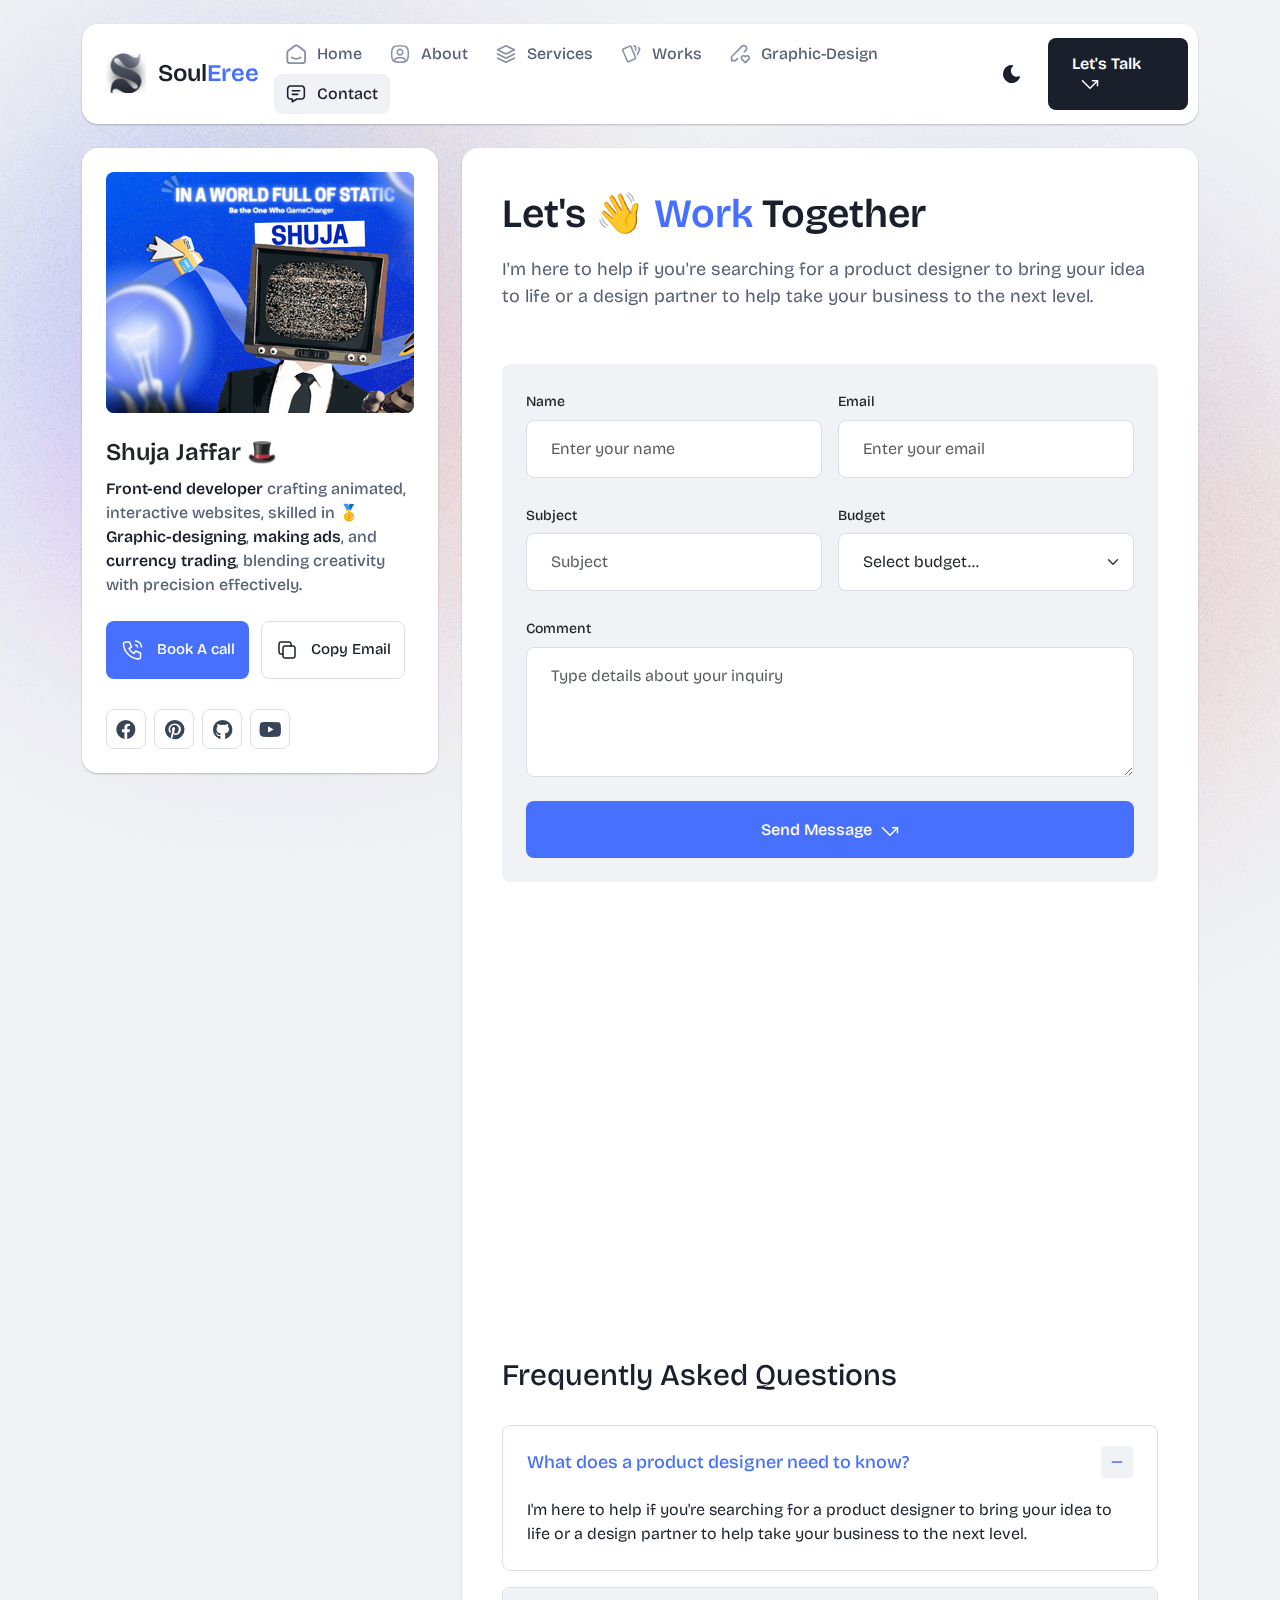
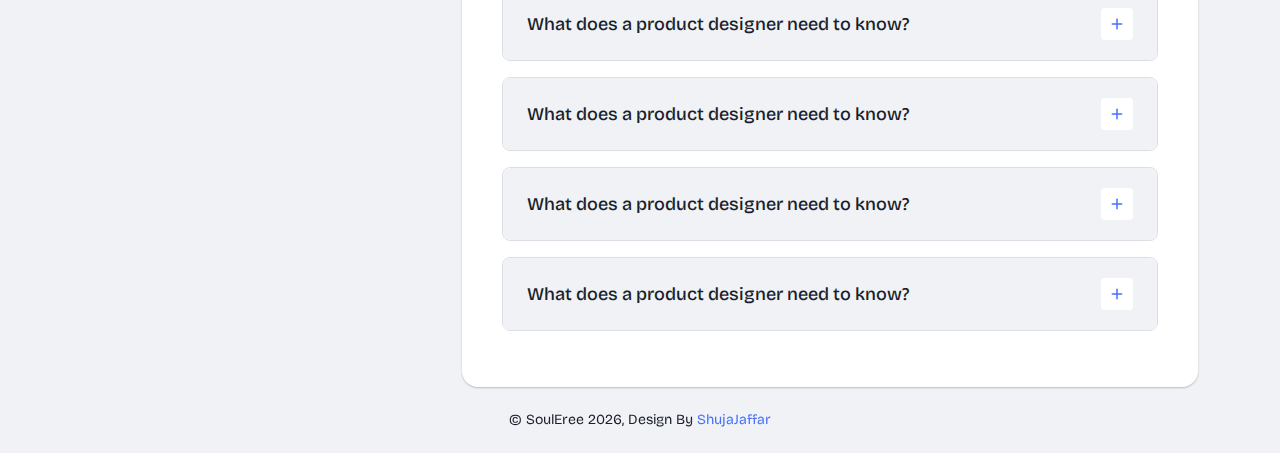
<file: contact.html>
<!DOCTYPE html>
<html lang="en">

<head>
  <meta charset="UTF-8">
  <meta http-equiv="X-UA-Compatible" content="IE=edge">
  <title>MJ Studio - Shuja' here</title>
  <meta name="description" content="MJ Studio - Shuja' here">
  <meta name="viewport" content="width=device-width, initial-scale=1">

  <link rel="shortcut icon" type="image/x-icon" href="assets/img/favicon.svg">
  <!-- Place favicon.ico in the root directory -->

  <!-- CSS here -->
  <link rel="stylesheet" href="assets/css/bootstrap.min.css">
  <link rel="stylesheet" href="assets/fontawsome/css/all.min.css">
  <link rel="stylesheet" href="assets/fontawsome/css/fontawesome.min.css">
  <link rel="stylesheet" href="assets/css/slick.css">
  <link rel="stylesheet" href="assets/css/magnific-popup.css">
  <link rel="stylesheet" href="assets/css/style.css">
  <link rel="stylesheet" href="assets/css/responsive.css">
</head>

<body>
  <div id="page-content">
    <!-- header part start -->
    <header class="header-area">
      <nav class="navbar">
        <div class="container">
          <div class="menu-container">
            <div class="logo">
              <a class="navbar-brand me-0" href="index.html">
                
                <img src="assets/img/logo/loooo.png" alt="" height="40" width="40">
                <span>Soul<span class="primary">Eree</span></span>
              </a>
            </div>
            <div class="navbar-main d-flex flex-grow-1">
              <div class="logo inner-logo d-block d-xl-none">
                <a class="navbar-brand me-0" href="index.html">
                  <svg width="24" height="24" viewBox="0 0 24 24" fill="none" xmlns="http://www.w3.org/2000/svg">
                    <path
                      d="M0 1.5C0 1.10218 0.158035 0.720644 0.43934 0.43934C0.720644 0.158035 1.10218 0 1.5 0L9 0C9.39782 0 9.77936 0.158035 10.0607 0.43934C10.342 0.720644 10.5 1.10218 10.5 1.5V22.5C10.5 22.8978 10.342 23.2794 10.0607 23.5607C9.77936 23.842 9.39782 24 9 24H1.5C1.10218 24 0.720644 23.842 0.43934 23.5607C0.158035 23.2794 0 22.8978 0 22.5V1.5ZM13.5 1.5C13.5 1.10218 13.658 0.720644 13.9393 0.43934C14.2206 0.158035 14.6022 0 15 0L22.5 0C22.8978 0 23.2794 0.158035 23.5607 0.43934C23.842 0.720644 24 1.10218 24 1.5V9C24 9.39782 23.842 9.77936 23.5607 10.0607C23.2794 10.342 22.8978 10.5 22.5 10.5H15C14.6022 10.5 14.2206 10.342 13.9393 10.0607C13.658 9.77936 13.5 9.39782 13.5 9V1.5ZM13.5 15C13.5 14.6022 13.658 14.2206 13.9393 13.9393C14.2206 13.658 14.6022 13.5 15 13.5H22.5C22.8978 13.5 23.2794 13.658 23.5607 13.9393C23.842 14.2206 24 14.6022 24 15V22.5C24 22.8978 23.842 23.2794 23.5607 23.5607C23.2794 23.842 22.8978 24 22.5 24H15C14.6022 24 14.2206 23.842 13.9393 23.5607C13.658 23.2794 13.5 22.8978 13.5 22.5V15Z"
                      class="logo-icon" />
                  </svg>
                  <span>Bento<span class="primary">Folio</span></span>
                </a>
              </div>
              <ul class="navbar-info mx-auto">
                <li class="nav-item">
                  <a class="nav-link" aria-current="page" href="index.html">
                    <svg class="nav-icon" viewBox="0 0 15 15" fill="none" xmlns="http://www.w3.org/2000/svg">
                      <path
                        d="M13.475 4.92481L9.03083 1.46814C8.64082 1.16473 8.1608 1 7.66667 1C7.17254 1 6.69251 1.16473 6.3025 1.46814L1.8575 4.92481C1.59037 5.13254 1.37424 5.39858 1.22563 5.7026C1.07701 6.00662 0.99984 6.34058 1 6.67897V12.679C1 13.121 1.17559 13.5449 1.48816 13.8575C1.80072 14.17 2.22464 14.3456 2.66667 14.3456H12.6667C13.1087 14.3456 13.5326 14.17 13.8452 13.8575C14.1577 13.5449 14.3333 13.121 14.3333 12.679V6.67897C14.3333 5.99314 14.0167 5.34564 13.475 4.92481Z"
                        stroke-width="1.4" stroke-linecap="round" stroke-linejoin="round" />
                      <path d="M10.9753 10.1665C9.13359 11.2773 6.14859 11.2773 4.30859 10.1665" stroke-width="1.4"
                        stroke-linecap="round" stroke-linejoin="round" />
                    </svg>

                    <span>Home</span>
                  </a>
                </li>
                <li class="nav-item">
                  <a class="nav-link" href="about.html">
                    <svg class="nav-icon" viewBox="0 0 18 18" fill="none" xmlns="http://www.w3.org/2000/svg">
                      <path
                        d="M9 9.8335C9.66304 9.8335 10.2989 9.5701 10.7678 9.10126C11.2366 8.63242 11.5 7.99654 11.5 7.3335C11.5 6.67045 11.2366 6.03457 10.7678 5.56573C10.2989 5.09689 9.66304 4.8335 9 4.8335C8.33696 4.8335 7.70107 5.09689 7.23223 5.56573C6.76339 6.03457 6.5 6.67045 6.5 7.3335C6.5 7.99654 6.76339 8.63242 7.23223 9.10126C7.70107 9.5701 8.33696 9.8335 9 9.8335Z"
                        stroke-width="1.4" stroke-linecap="round" stroke-linejoin="round" />
                      <path
                        d="M9 1.5C15 1.5 16.5 3 16.5 9C16.5 15 15 16.5 9 16.5C3 16.5 1.5 15 1.5 9C1.5 3 3 1.5 9 1.5Z"
                        stroke-width="1.4" stroke-linecap="round" stroke-linejoin="round" />
                      <path
                        d="M4 15.7085V15.6668C4 14.7828 4.35119 13.9349 4.97631 13.3098C5.60143 12.6847 6.44928 12.3335 7.33333 12.3335H10.6667C11.5507 12.3335 12.3986 12.6847 13.0237 13.3098C13.6488 13.9349 14 14.7828 14 15.6668V15.7085"
                        stroke-width="1.4" stroke-linecap="round" stroke-linejoin="round" />
                    </svg>
                    About
                  </a>
                </li>
                <li class="nav-item">
                  <a class="nav-link" href="services.html">
                    <svg class="nav-icon" viewBox="0 0 16 16" fill="none" xmlns="http://www.w3.org/2000/svg">
                      <path d="M7.99967 1.3335L1.33301 4.66683L7.99967 8.00016L14.6663 4.66683L7.99967 1.3335Z"
                        stroke-width="1.4" stroke-linecap="round" stroke-linejoin="round" />
                      <path d="M1.33301 8L7.99967 11.3333L14.6663 8" stroke-width="1.4" stroke-linecap="round"
                        stroke-linejoin="round" />
                      <path d="M1.33301 11.3335L7.99967 14.6668L14.6663 11.3335" stroke-width="1.4"
                        stroke-linecap="round" stroke-linejoin="round" />
                    </svg>
                    Services
                  </a>
                </li>
                <li class="nav-item">
                  <a class="nav-link" href="portfolio.html">
                    <svg class="nav-icon" viewBox="0 0 18 17" fill="none" xmlns="http://www.w3.org/2000/svg">
                      <path
                        d="M2.00326 3.99733L7.95159 1.40649C8.04974 1.36442 8.15533 1.34243 8.26212 1.34181C8.3689 1.34119 8.47473 1.36196 8.57337 1.40289C8.67201 1.44382 8.76145 1.50408 8.83642 1.58013C8.9114 1.65617 8.97039 1.74646 9.00992 1.84566L13.1133 11.764C13.1985 11.9651 13.2014 12.1917 13.1213 12.3949C13.0412 12.5982 12.8845 12.7618 12.6849 12.8507L6.73742 15.4415C6.63922 15.4837 6.53356 15.5058 6.42668 15.5065C6.3198 15.5072 6.21387 15.4864 6.11514 15.4455C6.0164 15.4046 5.92688 15.3442 5.85184 15.2681C5.7768 15.192 5.71778 15.1016 5.67826 15.0023L1.57492 5.08316C1.48963 4.88204 1.48673 4.65546 1.56684 4.45222C1.64696 4.24898 1.80367 4.08616 2.00326 3.99733Z"
                        stroke-width="1.4" stroke-linecap="round" stroke-linejoin="round" />
                      <path
                        d="M11.5 1.3335H12.3333C12.5543 1.3335 12.7663 1.42129 12.9226 1.57757C13.0789 1.73385 13.1667 1.94582 13.1667 2.16683V5.0835"
                        stroke-width="1.4" stroke-linecap="round" stroke-linejoin="round" />
                      <path
                        d="M15.6663 3C15.8863 3.09333 16.0997 3.18083 16.3063 3.2625C16.5098 3.34882 16.6706 3.51241 16.7534 3.71729C16.8362 3.92217 16.8343 4.15155 16.748 4.355L14.833 8.83334"
                        stroke-width="1.4" stroke-linecap="round" stroke-linejoin="round" />
                    </svg>
                    Works
                  </a>
                </li>
                <li class="nav-item">
                  <a class="nav-link" href="blog.html">
                    <svg class="nav-icon" viewBox="0 0 17 16" fill="none" xmlns="http://www.w3.org/2000/svg">
                      <path
                        d="M12.1663 6.16676L13.4163 4.91676C13.6352 4.69789 13.8088 4.43805 13.9273 4.15208C14.0457 3.86612 14.1067 3.55962 14.1067 3.25009C14.1067 2.94056 14.0457 2.63406 13.9273 2.3481C13.8088 2.06213 13.6352 1.80229 13.4163 1.58342C13.1975 1.36455 12.9376 1.19094 12.6517 1.07248C12.3657 0.954033 12.0592 0.893066 11.7497 0.893066C11.4401 0.893066 11.1336 0.954033 10.8477 1.07248C10.5617 1.19094 10.3019 1.36455 10.083 1.58342L1.33301 10.3334V13.6668H4.66634L6.33301 12.0001"
                        stroke-width="1.4" stroke-linecap="round" stroke-linejoin="round" />
                      <path
                        d="M13.0004 15.3335L15.7921 12.5968C15.9633 12.4307 16.0995 12.232 16.1926 12.0124C16.2857 11.7927 16.3339 11.5567 16.3343 11.3181C16.3347 11.0796 16.2873 10.8434 16.1948 10.6235C16.1024 10.4035 15.9669 10.2044 15.7963 10.0377C15.448 9.69712 14.9806 9.50602 14.4935 9.50509C14.0065 9.50415 13.5383 9.69346 13.1888 10.0327L13.0021 10.216L12.8163 10.0327C12.4681 9.69237 12.0008 9.50143 11.5139 9.50049C11.0271 9.49956 10.5591 9.68871 10.2096 10.0277C10.0383 10.1937 9.9021 10.3924 9.80891 10.612C9.71572 10.8316 9.66746 11.0677 9.667 11.3062C9.66653 11.5447 9.71386 11.781 9.80619 12.0009C9.89853 12.2209 10.034 12.4201 10.2046 12.5868L13.0004 15.3335Z"
                        stroke-width="1.4" stroke-linecap="round" stroke-linejoin="round" />
                    </svg>
                    Graphic-Design
                  </a>
                </li>
                <li class="nav-item">
                  <a class="nav-link active" href="contact.html">
                    <svg class="nav-icon" viewBox="0 0 18 17" fill="none" xmlns="http://www.w3.org/2000/svg">
                      <path d="M5.66699 5.5H12.3337" stroke-width="1.4" stroke-linecap="round"
                        stroke-linejoin="round" />
                      <path d="M5.66699 8.8335H10.667" stroke-width="1.4" stroke-linecap="round"
                        stroke-linejoin="round" />
                      <path
                        d="M14 1.3335C14.663 1.3335 15.2989 1.59689 15.7678 2.06573C16.2366 2.53457 16.5 3.17045 16.5 3.8335V10.5002C16.5 11.1632 16.2366 11.7991 15.7678 12.2679C15.2989 12.7368 14.663 13.0002 14 13.0002H9.83333L5.66667 15.5002V13.0002H4C3.33696 13.0002 2.70107 12.7368 2.23223 12.2679C1.76339 11.7991 1.5 11.1632 1.5 10.5002V3.8335C1.5 3.17045 1.76339 2.53457 2.23223 2.06573C2.70107 1.59689 3.33696 1.3335 4 1.3335H14Z"
                        stroke-width="1.4" stroke-linecap="round" stroke-linejoin="round" />
                    </svg>
                    Contact
                  </a>
                </li>
              </ul>
              <div class="header-right-info d-flex align-items-center">
                <button class="theme-control-btn">
                  <span class="dark">
                    <svg width="24" height="24" viewBox="0 0 24 24" fill="none" xmlns="http://www.w3.org/2000/svg">
                      <path
                        d="M11.8005 3C10.207 3.0003 8.64356 3.44286 7.27683 4.28049C5.91011 5.11811 4.79139 6.31937 4.04002 7.75612C3.28865 9.19288 2.93281 10.8112 3.01046 12.4386C3.08811 14.0659 3.59633 15.6411 4.48091 16.9963C5.3655 18.3514 6.59326 19.4356 8.03324 20.1333C9.47322 20.8309 11.0714 21.1157 12.6573 20.9574C14.2432 20.7991 15.7573 20.2036 17.0381 19.2344C18.319 18.2652 19.3185 16.9587 19.9301 15.4542C20.2302 14.7162 19.5111 13.9746 18.7875 14.2752C17.5475 14.7888 16.1706 14.8418 14.8963 14.425C13.622 14.0082 12.5308 13.1479 11.8126 11.9937C11.0943 10.8396 10.7943 9.4645 10.9648 8.10764C11.1353 6.75077 11.7655 5.49792 12.7458 4.5669L12.8136 4.4949C13.2986 3.9279 12.913 3.0072 12.1464 3.0072H11.9122L11.8524 3.0018L11.7996 3H11.8005Z"
                        fill="#1A1F2C" />
                    </svg>
                    <small class="theme-text d-block d-xl-none">Change appearance</small>
                  </span>
                  <span class="light">
                    <svg width="24" height="24" viewBox="0 0 24 24" fill="none" xmlns="http://www.w3.org/2000/svg">
                      <path
                        d="M12 19C12.2449 19 12.4813 19.09 12.6644 19.2527C12.8474 19.4155 12.9643 19.6397 12.993 19.883L13 20V21C12.9997 21.2549 12.9021 21.5 12.7272 21.6854C12.5522 21.8707 12.313 21.9822 12.0586 21.9972C11.8042 22.0121 11.5536 21.9293 11.3582 21.7657C11.1627 21.6021 11.0371 21.3701 11.007 21.117L11 21V20C11 19.7348 11.1054 19.4804 11.2929 19.2929C11.4804 19.1054 11.7348 19 12 19Z"
                        fill="#FD7E41" />
                      <path
                        d="M18.3127 16.9099L18.4067 16.9929L19.1067 17.6929C19.2861 17.8729 19.3902 18.1144 19.398 18.3683C19.4057 18.6223 19.3165 18.8697 19.1485 19.0602C18.9804 19.2508 18.7462 19.3702 18.4933 19.3943C18.2403 19.4184 17.9877 19.3454 17.7867 19.1899L17.6927 19.1069L16.9927 18.4069C16.8202 18.2347 16.7165 18.0053 16.7012 17.7619C16.6859 17.5186 16.76 17.278 16.9097 17.0855C17.0593 16.893 17.2741 16.7618 17.5137 16.7166C17.7533 16.6713 18.0012 16.7152 18.2107 16.8399L18.3127 16.9099Z"
                        fill="#FD7E41" />
                      <path
                        d="M7.00747 16.993C7.17965 17.1652 7.28308 17.3943 7.29836 17.6373C7.31364 17.8803 7.23972 18.1206 7.09047 18.313L7.00747 18.407L6.30747 19.107C6.12751 19.2863 5.88604 19.3905 5.63209 19.3982C5.37814 19.406 5.13076 19.3168 4.94019 19.1487C4.74963 18.9807 4.63017 18.7464 4.60607 18.4935C4.58198 18.2406 4.65506 17.988 4.81047 17.787L4.89347 17.693L5.59347 16.993C5.781 16.8055 6.03531 16.7002 6.30047 16.7002C6.56563 16.7002 6.81994 16.8055 7.00747 16.993Z"
                        fill="#FD7E41" />
                      <path
                        d="M3.99987 11C4.25475 11.0003 4.4999 11.0979 4.68524 11.2728C4.87057 11.4478 4.9821 11.687 4.99704 11.9414C5.01198 12.1958 4.92919 12.4464 4.7656 12.6418C4.60201 12.8373 4.36996 12.9629 4.11687 12.993L3.99987 13H2.99987C2.74499 12.9997 2.49984 12.9021 2.3145 12.7272C2.12916 12.5522 2.01763 12.313 2.0027 12.0586C1.98776 11.8042 2.07054 11.5536 2.23413 11.3582C2.39772 11.1627 2.62977 11.0371 2.88287 11.007L2.99987 11H3.99987Z"
                        fill="#FD7E41" />
                      <path
                        d="M20.9999 11C21.2547 11.0003 21.4999 11.0979 21.6852 11.2728C21.8706 11.4478 21.9821 11.687 21.997 11.9414C22.012 12.1958 21.9292 12.4464 21.7656 12.6418C21.602 12.8373 21.37 12.9629 21.1169 12.993L20.9999 13H19.9999C19.745 12.9997 19.4998 12.9021 19.3145 12.7272C19.1292 12.5522 19.0176 12.313 19.0027 12.0586C18.9878 11.8042 19.0705 11.5536 19.2341 11.3582C19.3977 11.1627 19.6298 11.0371 19.8829 11.007L19.9999 11H20.9999Z"
                        fill="#FD7E41" />
                      <path
                        d="M6.21264 4.80985L6.30664 4.89285L7.00664 5.59285C7.18599 5.77281 7.29011 6.01429 7.29787 6.26824C7.30562 6.52219 7.21642 6.76957 7.04839 6.96013C6.88036 7.1507 6.64609 7.27016 6.39316 7.29425C6.14024 7.31834 5.88763 7.24526 5.68664 7.08985L5.59264 7.00685L4.89264 6.30685C4.72073 6.13453 4.61757 5.90543 4.6025 5.66248C4.58744 5.41954 4.6615 5.17945 4.8108 4.98721C4.9601 4.79497 5.1744 4.66378 5.41351 4.61824C5.65262 4.57271 5.90013 4.61594 6.10964 4.73985L6.21264 4.80985Z"
                        fill="#FD7E41" />
                      <path
                        d="M19.1071 4.89288C19.2793 5.06508 19.3827 5.29418 19.398 5.5372C19.4132 5.78023 19.3393 6.02048 19.1901 6.21288L19.1071 6.30688L18.4071 7.00688C18.2271 7.18623 17.9856 7.29036 17.7317 7.29811C17.4777 7.30587 17.2304 7.21667 17.0398 7.04864C16.8492 6.8806 16.7298 6.64633 16.7057 6.39341C16.6816 6.14049 16.7547 5.88788 16.9101 5.68688L16.9931 5.59288L17.6931 4.89288C17.8806 4.70541 18.1349 4.6001 18.4001 4.6001C18.6652 4.6001 18.9196 4.70541 19.1071 4.89288Z"
                        fill="#FD7E41" />
                      <path
                        d="M12 2C12.2449 2.00003 12.4813 2.08996 12.6644 2.25272C12.8474 2.41547 12.9643 2.63975 12.993 2.883L13 3V4C12.9997 4.25488 12.9021 4.50003 12.7272 4.68537C12.5522 4.8707 12.313 4.98223 12.0586 4.99717C11.8042 5.01211 11.5536 4.92933 11.3582 4.76573C11.1627 4.60214 11.0371 4.3701 11.007 4.117L11 4V3C11 2.73478 11.1054 2.48043 11.2929 2.29289C11.4804 2.10536 11.7348 2 12 2Z"
                        fill="#FD7E41" />
                      <path
                        d="M12 7C12.9797 6.99994 13.9378 7.28769 14.7553 7.8275C15.5729 8.36731 16.2138 9.1354 16.5986 10.0364C16.9833 10.9373 17.0949 11.9315 16.9195 12.8953C16.7441 13.8592 16.2893 14.7502 15.6118 15.4579C14.9343 16.1655 14.0638 16.6585 13.1085 16.8756C12.1532 17.0928 11.1552 17.0245 10.2383 16.6793C9.3215 16.334 8.52629 15.7271 7.95146 14.9338C7.37663 14.1405 7.04752 13.1958 7.005 12.217L7 12L7.005 11.783C7.06092 10.4958 7.61161 9.27978 8.54222 8.38866C9.47284 7.49754 10.7115 7.00007 12 7Z"
                        fill="#FD7E41" />
                    </svg>
                    <small class="theme-text d-block d-xl-none">Change appearance</small>
                  </span>
                </button>
                <a href="contact.html" class="lets-talk-btn">
                  Let's Talk
                  <svg class="icon" width="20" height="20" viewBox="0 0 20 20" fill="none"
                    xmlns="http://www.w3.org/2000/svg">
                    <path d="M17.5 11.6665V6.6665H12.5" stroke="white" stroke-width="1.5" stroke-linecap="round"
                      stroke-linejoin="round" />
                    <path d="M17.5 6.6665L10 14.1665L2.5 6.6665" stroke="white" stroke-width="1.5"
                      stroke-linecap="round" stroke-linejoin="round" />
                  </svg>
                </a>
              </div>
            </div>
            <div class="mobile-menu-overlay d-block d-lg-none"></div>
            <div class="mobile-menu-control-bar d-block d-xl-none">
              <button class="mobile-menu-control-bar">
                <i class="fas fa-bars"></i>
              </button>
            </div>
          </div>
        </div>
      </nav>
    </header>
    <!-- header part end -->

    <!-- main area part start -->
    <main>

      <section class="content-box-area mt-4">
        <div class="container">
          <div class="row g-4">
            <div class="col-xl-4">
              <div class="card profile-card">
                <div class="card-body">
                  <div class="image text-center">
                    <img src="assets/img/images/profile.png" alt="profile">
                  </div>
                  <div class="text">
                    <h3 class="card-title">Shuja Jaffar 🎩</h3>
                    <p><span>Front-end developer</span> crafting animated, interactive websites, skilled in <span>🥇</span> <span>Graphic-designing</span>, <span>making ads</span>, and <span>currency trading</span>, blending creativity with precision effectively.</p>
                    <div class="common-button-groups">
                      <a class="btn btn-call" href="#">
                        <svg class="icon" width="25" height="24" viewBox="0 0 25 24" fill="none"
                          xmlns="http://www.w3.org/2000/svg">
                          <path
                            d="M5.5 4H9.5L11.5 9L9 10.5C10.071 12.6715 11.8285 14.429 14 15.5L15.5 13L20.5 15V19C20.5 19.5304 20.2893 20.0391 19.9142 20.4142C19.5391 20.7893 19.0304 21 18.5 21C14.5993 20.763 10.9202 19.1065 8.15683 16.3432C5.3935 13.5798 3.73705 9.90074 3.5 6C3.5 5.46957 3.71071 4.96086 4.08579 4.58579C4.46086 4.21071 4.96957 4 5.5 4Z"
                            stroke="white" stroke-width="1.5" stroke-linecap="round" stroke-linejoin="round" />
                          <path
                            d="M15.5 7C16.0304 7 16.5391 7.21071 16.9142 7.58579C17.2893 7.96086 17.5 8.46957 17.5 9"
                            stroke="white" stroke-width="1.5" stroke-linecap="round" stroke-linejoin="round" />
                          <path d="M15.5 3C17.0913 3 18.6174 3.63214 19.7426 4.75736C20.8679 5.88258 21.5 7.4087 21.5 9"
                            stroke="white" stroke-width="1.5" stroke-linecap="round" stroke-linejoin="round" />
                        </svg>
                        Book A call
                      </a>
                      <button class="btn btn-copy" data-clipboard-text="example@example.com">
                        <svg class="icon" width="24" height="24" viewBox="0 0 24 24" fill="none"
                          xmlns="http://www.w3.org/2000/svg">
                          <path
                            d="M8 10C8 9.46957 8.21071 8.96086 8.58579 8.58579C8.96086 8.21071 9.46957 8 10 8H18C18.5304 8 19.0391 8.21071 19.4142 8.58579C19.7893 8.96086 20 9.46957 20 10V18C20 18.5304 19.7893 19.0391 19.4142 19.4142C19.0391 19.7893 18.5304 20 18 20H10C9.46957 20 8.96086 19.7893 8.58579 19.4142C8.21071 19.0391 8 18.5304 8 18V10Z"
                            stroke-width="1.5" stroke-linecap="round" stroke-linejoin="round" />
                          <path
                            d="M16 8V6C16 5.46957 15.7893 4.96086 15.4142 4.58579C15.0391 4.21071 14.5304 4 14 4H6C5.46957 4 4.96086 4.21071 4.58579 4.58579C4.21071 4.96086 4 5.46957 4 6V14C4 14.5304 4.21071 15.0391 4.58579 15.4142C4.96086 15.7893 5.46957 16 6 16H8"
                            stroke-width="1.5" stroke-linecap="round" stroke-linejoin="round" />
                        </svg>
                        Copy Email
                      </button>
                    </div>
                    <div class="social-media-icon">
                      <ul class="list-unstyled">
                        <li><a href="#"><i class="fab fa-facebook"></i></a></li>
                        <li><a href="#"><i class="fab fa-pinterest"></i></a></li>
                        <li><a href="#"><i class="fab fa-github"></i></a></li>
                        <li><a href="#"><i class="fab fa-youtube"></i></a></li>
                      </ul>
                    </div>
                  </div>
                </div>
              </div>
            </div>
            <div class="col-xl-8">
              <div class="card content-box-card">
                <div class="card-body portfolio-card contact-card">
                  <div class="top-info">
                    <div class="text">
                      <h1 class="main-title">Let's 👋 <span>Work</span> Together</h1>
                      <p>I'm here to help if you're searching for a product designer to bring your idea to life or a
                        design partner to help take your business to the next level.</p>
                    </div>
                  </div>
                  <div class="contact-area">
                    <div class="leave-comments-area">
                      <div class="comments-box">
                        <form id="contact-form" action="assets/mail.php" method="POST">
                          <div class="row gx-3">
                            <div class="col-md-6">
                              <div class="mb-4">
                                <label class="form-label">Name</label>
                                <input name="name" required type="text" class="form-control shadow-none" placeholder="Enter your name">
                              </div>
                            </div>
                            <div class="col-md-6">
                              <div class="mb-4">
                                <label class="form-label">Email</label>
                                <input name="email" required type="email" class="form-control shadow-none" placeholder="Enter your email">
                              </div>
                            </div>
                            <div class="col-md-6">
                              <div class="mb-4">
                                <label class="form-label">Subject</label>
                                <input name="subject" required type="text" class="form-control shadow-none" placeholder="Subject">
                              </div>
                            </div>
                            <div class="col-md-6">
                              <div class="mb-4">
                                <label class="form-label">Budget</label>
                                <select name="budget" required class="form-select shadow-none">
                                  <option disabled selected>Select budget...</option>
                                  <option value="$5000">$5000</option>
                                  <option value="$5000 - $1000">$5000 - $10000</option>
                                  <option value="$10000 - $2000">$10000 - $20000</option>
                                  <option value="$20000">$20000+</option>
                                </select>
                              </div>
                            </div>
                            <div class="col-md-12">
                              <div class="mb-4">
                                <label class="form-label">Comment</label>
                                <textarea name="message" class="form-control shadow-none" rows="4"
                                  placeholder="Type details about your inquiry"></textarea>
                              </div>
                            </div>
                            <div class="col-md-12">
                              <button class="submit-btn" type="submit">
                                Send Message
                                <svg class="icon" width="20" height="20" viewBox="0 0 20 20" fill="none"
                                  xmlns="http://www.w3.org/2000/svg">
                                  <path d="M17.5 11.6665V6.6665H12.5" stroke="white" stroke-width="1.5"
                                    stroke-linecap="round" stroke-linejoin="round"></path>
                                  <path d="M17.5 6.6665L10 14.1665L2.5 6.6665" stroke="white" stroke-width="1.5"
                                    stroke-linecap="round" stroke-linejoin="round"></path>
                                </svg>
                              </button>
                            </div>
                          </div>
                        </form>
                        <p class="ajax-response mb-0"></p>
                      </div>
                    </div>
                    <div class="contact-map-area">
                      <iframe
                        src="https://www.google.com/maps/embed?pb=!1m18!1m12!1m3!1d193595.25280012016!2d-74.14448732737499!3d40.69763123331177!2m3!1f0!2f0!3f0!3m2!1i1024!2i768!4f13.1!3m3!1m2!1s0x89c24fa5d33f083b%3A0xc80b8f06e177fe62!2sNew%20York%2C%20NY%2C%20USA!5e0!3m2!1sen!2sbd!4v1711832776336!5m2!1sen!2sbd"
                        allowfullscreen="" loading="lazy" referrerpolicy="no-referrer-when-downgrade"></iframe>
                    </div>
                    <div class="frequently-asked-questions">
                      <h2 class="main-common-title">Frequently Asked Questions
                      </h2>
                      <div class="frequently-asked-questions-main">
                        <div class="accordion" id="accordionExample">
                          <div class="accordion-item">
                            <h4 class="accordion-header" id="headingOne">
                              <button class="accordion-button" type="button" data-bs-toggle="collapse"
                                data-bs-target="#collapseOne" aria-expanded="true" aria-controls="collapseOne">
                                What does a product designer need to know?
                                <span class="ms-auto">
                                  <span class="icon ms-4">
                                    <img class="icon-plus" src="assets/img/icons/plus.svg" alt="plus">
                                    <img class="icon-minus d-none" src="assets/img/icons/minus.svg" alt="minus">
                                  </span>
                                </span>
                              </button>
                            </h4>
                            <div id="collapseOne" class="accordion-collapse collapse show" aria-labelledby="headingOne"
                              data-bs-parent="#accordionExample">
                              <div class="accordion-body">
                                <p>I'm here to help if you're searching for a product designer to bring your idea to
                                  life
                                  or a design partner to help take your business to the next level.</p>
                              </div>
                            </div>
                          </div>
                          <div class="accordion-item">
                            <h4 class="accordion-header" id="headingTwo">
                              <button class="accordion-button collapsed" type="button" data-bs-toggle="collapse"
                                data-bs-target="#collapseTwo" aria-expanded="false" aria-controls="collapseTwo">
                                What does a product designer need to know?
                                <span class="ms-auto">
                                  <span class="icon ms-4">
                                    <img class="icon-plus" src="assets/img/icons/plus.svg" alt="plus">
                                    <img class="icon-minus d-none" src="assets/img/icons/minus.svg" alt="minus">
                                  </span>
                                </span>
                              </button>
                            </h4>
                            <div id="collapseTwo" class="accordion-collapse collapse" aria-labelledby="headingTwo"
                              data-bs-parent="#accordionExample">
                              <div class="accordion-body">
                                <p>I'm here to help if you're searching for a product designer to bring your idea to
                                  life
                                  or
                                  a design partner to help take your business to the next level.</p>
                              </div>
                            </div>
                          </div>
                          <div class="accordion-item">
                            <h4 class="accordion-header" id="headingThree">
                              <button class="accordion-button collapsed" type="button" data-bs-toggle="collapse"
                                data-bs-target="#collapseThree" aria-expanded="false" aria-controls="collapseThree">
                                What does a product designer need to know?
                                <span class="ms-auto">
                                  <span class="icon ms-4">
                                    <img class="icon-plus" src="assets/img/icons/plus.svg" alt="plus">
                                    <img class="icon-minus d-none" src="assets/img/icons/minus.svg" alt="minus">
                                  </span>
                                </span>
                              </button>
                            </h4>
                            <div id="collapseThree" class="accordion-collapse collapse" aria-labelledby="headingThree"
                              data-bs-parent="#accordionExample">
                              <div class="accordion-body">
                                <p>I'm here to help if you're searching for a product designer to bring your idea to
                                  life
                                  or
                                  a design partner to help take your business to the next level.</p>
                              </div>
                            </div>
                          </div>
                          <div class="accordion-item">
                            <h4 class="accordion-header" id="headingFour">
                              <button class="accordion-button collapsed" type="button" data-bs-toggle="collapse"
                                data-bs-target="#collapseFour" aria-expanded="false" aria-controls="collapseFour">
                                What does a product designer need to know?
                                <span class="ms-auto">
                                  <span class="icon ms-4">
                                    <img class="icon-plus" src="assets/img/icons/plus.svg" alt="plus">
                                    <img class="icon-minus d-none" src="assets/img/icons/minus.svg" alt="minus">
                                  </span>
                                </span>
                              </button>
                            </h4>
                            <div id="collapseFour" class="accordion-collapse collapse" aria-labelledby="headingFour"
                              data-bs-parent="#accordionExample">
                              <div class="accordion-body">
                                <p>I'm here to help if you're searching for a product designer to bring your idea to
                                  life
                                  or
                                  a design partner to help take your business to the next level.</p>
                              </div>
                            </div>
                          </div>
                          <div class="accordion-item">
                            <h4 class="accordion-header" id="headingFive">
                              <button class="accordion-button collapsed" type="button" data-bs-toggle="collapse"
                                data-bs-target="#collapseFive" aria-expanded="false" aria-controls="collapseFive">
                                What does a product designer need to know?
                                <span class="ms-auto">
                                  <span class="icon ms-4">
                                    <img class="icon-plus" src="assets/img/icons/plus.svg" alt="plus">
                                    <img class="icon-minus d-none" src="assets/img/icons/minus.svg" alt="minus">
                                  </span>
                                </span>
                              </button>
                            </h4>
                            <div id="collapseFive" class="accordion-collapse collapse" aria-labelledby="headingFive"
                              data-bs-parent="#accordionExample">
                              <div class="accordion-body">
                                <p>I'm here to help if you're searching for a product designer to bring your idea to
                                  life
                                  or
                                  a design partner to help take your business to the next level.</p>
                              </div>
                            </div>
                          </div>
                        </div>
                      </div>
                    </div>
                  </div>
                </div>
              </div>
            </div>
          </div>
        </div>
      </section>

      <!-- background shape area start -->
      <div class="background-shapes">
        <div class="shape-1 common-shape">
          <img src="assets/img/bg/banner-shape-1.png" alt="banner-shape-1">
        </div>
        <div class="shape-2 common-shape">
          <img src="assets/img/bg/banner-shape-1.png" alt="banner-shape-1">
        </div>
        <div class="threed-shape-1 move-with-cursor" data-value="1">
          <img src="assets/img/bg/object-3d-1.png" alt="object-3d-1">
        </div>
        <div class="threed-shape-2 move-with-cursor" data-value="1">
          <img src="assets/img/bg/object-3d-2.png" alt="object-3d-2">
        </div>
      </div>
      <!-- background shape area end -->
    </main>
    <!-- main area part end -->

    <!-- footer part start -->
    <footer class="footer-area">
      <div class="container">
        <div class="text text-center">
          <p>© SoulEree 2026, Design By <a href="#">ShujaJaffar</a></p>
        </div>
      </div>
    </footer>
    <!-- footer part end -->
  </div>

  <!-- JS here -->
  <script src="assets/js/vendor/jquery-3.6.0.min.js"></script>
  <script src="assets/js/bootstrap.bundle.min.js"></script>
  <script src="assets/js/jquery.magnific-popup.min.js"></script>
  <script src="assets/js/ajax-form.js"></script>
  <script src="assets/js/clipboard.min.js"></script>
  <script src="assets/js/slick.min.js"></script>
  <script src="assets/js/script.js"></script>
</body>


</html>
</file>
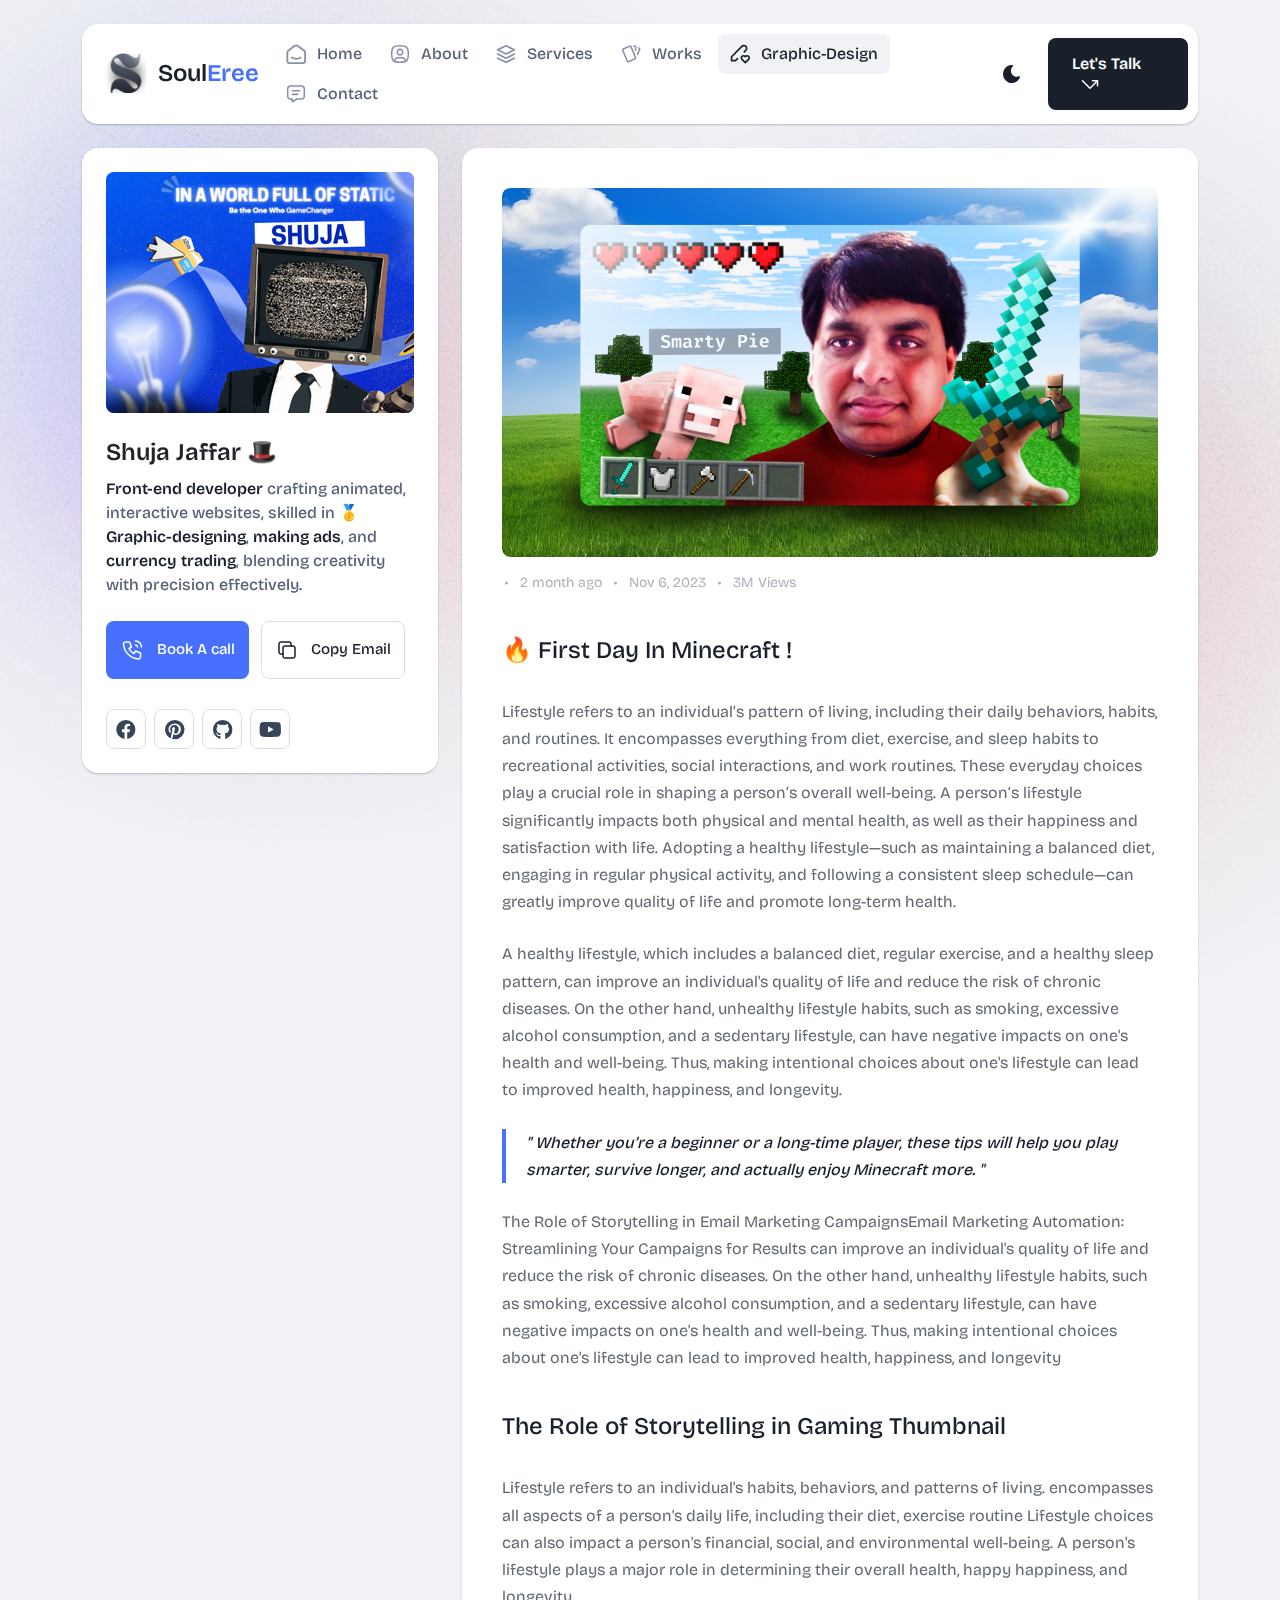
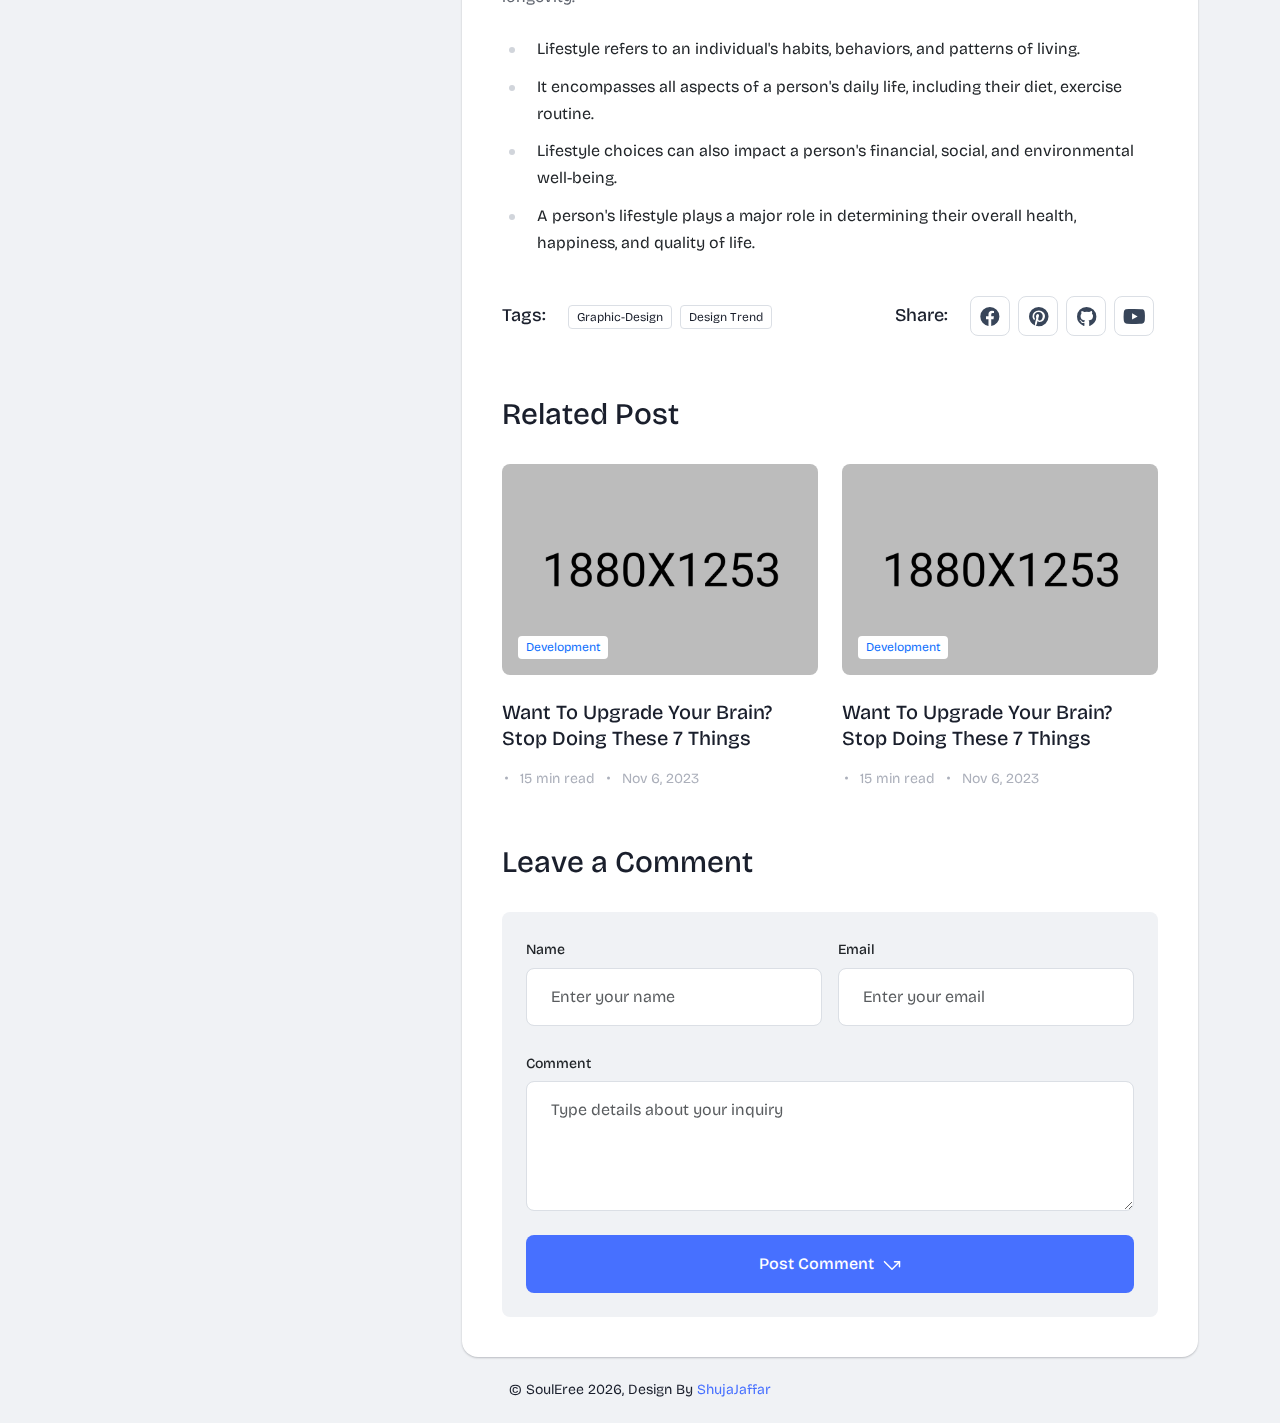
<file: min.html>
<!DOCTYPE html>
<html lang="en">

<head>
  <meta charset="UTF-8">
  <meta http-equiv="X-UA-Compatible" content="IE=edge">
  <title>MJ Studio - Shuja' here</title>
  <meta name="description" content="MJ Studio - Shuja' here">
  <meta name="viewport" content="width=device-width, initial-scale=1">

  <link rel="shortcut icon" type="image/x-icon" href="assets/img/favicon.svg">
  <!-- Place favicon.ico in the root directory -->

  <!-- CSS here -->
  <link rel="stylesheet" href="assets/css/bootstrap.min.css">
  <link rel="stylesheet" href="assets/fontawsome/css/all.min.css">
  <link rel="stylesheet" href="assets/fontawsome/css/fontawesome.min.css">
  <link rel="stylesheet" href="assets/css/slick.css">
  <link rel="stylesheet" href="assets/css/magnific-popup.css">
  <link rel="stylesheet" href="assets/css/style.css">
  <link rel="stylesheet" href="assets/css/responsive.css">
</head>

<body>
  <div id="page-content">
    <!-- header part start -->
    <header class="header-area">
      <nav class="navbar">
        <div class="container">
          <div class="menu-container">
            <div class="logo">
              <a class="navbar-brand me-0" href="index.html">

                <img src="assets/img/logo/loooo.png" alt="" height="40" width="40">
                <span>Soul<span class="primary">Eree</span></span>
              </a>
            </div>
            <div class="navbar-main d-flex flex-grow-1">
              <div class="logo inner-logo d-block d-xl-none">
                <a class="navbar-brand me-0" href="index.html">
                  <svg width="24" height="24" viewBox="0 0 24 24" fill="none" xmlns="http://www.w3.org/2000/svg">
                    <path
                      d="M0 1.5C0 1.10218 0.158035 0.720644 0.43934 0.43934C0.720644 0.158035 1.10218 0 1.5 0L9 0C9.39782 0 9.77936 0.158035 10.0607 0.43934C10.342 0.720644 10.5 1.10218 10.5 1.5V22.5C10.5 22.8978 10.342 23.2794 10.0607 23.5607C9.77936 23.842 9.39782 24 9 24H1.5C1.10218 24 0.720644 23.842 0.43934 23.5607C0.158035 23.2794 0 22.8978 0 22.5V1.5ZM13.5 1.5C13.5 1.10218 13.658 0.720644 13.9393 0.43934C14.2206 0.158035 14.6022 0 15 0L22.5 0C22.8978 0 23.2794 0.158035 23.5607 0.43934C23.842 0.720644 24 1.10218 24 1.5V9C24 9.39782 23.842 9.77936 23.5607 10.0607C23.2794 10.342 22.8978 10.5 22.5 10.5H15C14.6022 10.5 14.2206 10.342 13.9393 10.0607C13.658 9.77936 13.5 9.39782 13.5 9V1.5ZM13.5 15C13.5 14.6022 13.658 14.2206 13.9393 13.9393C14.2206 13.658 14.6022 13.5 15 13.5H22.5C22.8978 13.5 23.2794 13.658 23.5607 13.9393C23.842 14.2206 24 14.6022 24 15V22.5C24 22.8978 23.842 23.2794 23.5607 23.5607C23.2794 23.842 22.8978 24 22.5 24H15C14.6022 24 14.2206 23.842 13.9393 23.5607C13.658 23.2794 13.5 22.8978 13.5 22.5V15Z"
                      class="logo-icon" />
                  </svg>
                  <span>Bento<span class="primary">Folio</span></span>
                </a>
              </div>
              <ul class="navbar-info mx-auto">
                <li class="nav-item">
                  <a class="nav-link" aria-current="page" href="index.html">
                    <svg class="nav-icon" viewBox="0 0 15 15" fill="none" xmlns="http://www.w3.org/2000/svg">
                      <path
                        d="M13.475 4.92481L9.03083 1.46814C8.64082 1.16473 8.1608 1 7.66667 1C7.17254 1 6.69251 1.16473 6.3025 1.46814L1.8575 4.92481C1.59037 5.13254 1.37424 5.39858 1.22563 5.7026C1.07701 6.00662 0.99984 6.34058 1 6.67897V12.679C1 13.121 1.17559 13.5449 1.48816 13.8575C1.80072 14.17 2.22464 14.3456 2.66667 14.3456H12.6667C13.1087 14.3456 13.5326 14.17 13.8452 13.8575C14.1577 13.5449 14.3333 13.121 14.3333 12.679V6.67897C14.3333 5.99314 14.0167 5.34564 13.475 4.92481Z"
                        stroke-width="1.4" stroke-linecap="round" stroke-linejoin="round" />
                      <path d="M10.9753 10.1665C9.13359 11.2773 6.14859 11.2773 4.30859 10.1665" stroke-width="1.4"
                        stroke-linecap="round" stroke-linejoin="round" />
                    </svg>

                    <span>Home</span>
                  </a>
                </li>
                <li class="nav-item">
                  <a class="nav-link" href="about.html">
                    <svg class="nav-icon" viewBox="0 0 18 18" fill="none" xmlns="http://www.w3.org/2000/svg">
                      <path
                        d="M9 9.8335C9.66304 9.8335 10.2989 9.5701 10.7678 9.10126C11.2366 8.63242 11.5 7.99654 11.5 7.3335C11.5 6.67045 11.2366 6.03457 10.7678 5.56573C10.2989 5.09689 9.66304 4.8335 9 4.8335C8.33696 4.8335 7.70107 5.09689 7.23223 5.56573C6.76339 6.03457 6.5 6.67045 6.5 7.3335C6.5 7.99654 6.76339 8.63242 7.23223 9.10126C7.70107 9.5701 8.33696 9.8335 9 9.8335Z"
                        stroke-width="1.4" stroke-linecap="round" stroke-linejoin="round" />
                      <path
                        d="M9 1.5C15 1.5 16.5 3 16.5 9C16.5 15 15 16.5 9 16.5C3 16.5 1.5 15 1.5 9C1.5 3 3 1.5 9 1.5Z"
                        stroke-width="1.4" stroke-linecap="round" stroke-linejoin="round" />
                      <path
                        d="M4 15.7085V15.6668C4 14.7828 4.35119 13.9349 4.97631 13.3098C5.60143 12.6847 6.44928 12.3335 7.33333 12.3335H10.6667C11.5507 12.3335 12.3986 12.6847 13.0237 13.3098C13.6488 13.9349 14 14.7828 14 15.6668V15.7085"
                        stroke-width="1.4" stroke-linecap="round" stroke-linejoin="round" />
                    </svg>
                    About
                  </a>
                </li>
                <li class="nav-item">
                  <a class="nav-link" href="services.html">
                    <svg class="nav-icon" viewBox="0 0 16 16" fill="none" xmlns="http://www.w3.org/2000/svg">
                      <path d="M7.99967 1.3335L1.33301 4.66683L7.99967 8.00016L14.6663 4.66683L7.99967 1.3335Z"
                        stroke-width="1.4" stroke-linecap="round" stroke-linejoin="round" />
                      <path d="M1.33301 8L7.99967 11.3333L14.6663 8" stroke-width="1.4" stroke-linecap="round"
                        stroke-linejoin="round" />
                      <path d="M1.33301 11.3335L7.99967 14.6668L14.6663 11.3335" stroke-width="1.4"
                        stroke-linecap="round" stroke-linejoin="round" />
                    </svg>
                    Services
                  </a>
                </li>
                <li class="nav-item">
                  <a class="nav-link" href="portfolio.html">
                    <svg class="nav-icon" viewBox="0 0 18 17" fill="none" xmlns="http://www.w3.org/2000/svg">
                      <path
                        d="M2.00326 3.99733L7.95159 1.40649C8.04974 1.36442 8.15533 1.34243 8.26212 1.34181C8.3689 1.34119 8.47473 1.36196 8.57337 1.40289C8.67201 1.44382 8.76145 1.50408 8.83642 1.58013C8.9114 1.65617 8.97039 1.74646 9.00992 1.84566L13.1133 11.764C13.1985 11.9651 13.2014 12.1917 13.1213 12.3949C13.0412 12.5982 12.8845 12.7618 12.6849 12.8507L6.73742 15.4415C6.63922 15.4837 6.53356 15.5058 6.42668 15.5065C6.3198 15.5072 6.21387 15.4864 6.11514 15.4455C6.0164 15.4046 5.92688 15.3442 5.85184 15.2681C5.7768 15.192 5.71778 15.1016 5.67826 15.0023L1.57492 5.08316C1.48963 4.88204 1.48673 4.65546 1.56684 4.45222C1.64696 4.24898 1.80367 4.08616 2.00326 3.99733Z"
                        stroke-width="1.4" stroke-linecap="round" stroke-linejoin="round" />
                      <path
                        d="M11.5 1.3335H12.3333C12.5543 1.3335 12.7663 1.42129 12.9226 1.57757C13.0789 1.73385 13.1667 1.94582 13.1667 2.16683V5.0835"
                        stroke-width="1.4" stroke-linecap="round" stroke-linejoin="round" />
                      <path
                        d="M15.6663 3C15.8863 3.09333 16.0997 3.18083 16.3063 3.2625C16.5098 3.34882 16.6706 3.51241 16.7534 3.71729C16.8362 3.92217 16.8343 4.15155 16.748 4.355L14.833 8.83334"
                        stroke-width="1.4" stroke-linecap="round" stroke-linejoin="round" />
                    </svg>
                    Works
                  </a>
                </li>
                <li class="nav-item">
                  <a class="nav-link active" href="blog.html">
                    <svg class="nav-icon" viewBox="0 0 17 16" fill="none" xmlns="http://www.w3.org/2000/svg">
                      <path
                        d="M12.1663 6.16676L13.4163 4.91676C13.6352 4.69789 13.8088 4.43805 13.9273 4.15208C14.0457 3.86612 14.1067 3.55962 14.1067 3.25009C14.1067 2.94056 14.0457 2.63406 13.9273 2.3481C13.8088 2.06213 13.6352 1.80229 13.4163 1.58342C13.1975 1.36455 12.9376 1.19094 12.6517 1.07248C12.3657 0.954033 12.0592 0.893066 11.7497 0.893066C11.4401 0.893066 11.1336 0.954033 10.8477 1.07248C10.5617 1.19094 10.3019 1.36455 10.083 1.58342L1.33301 10.3334V13.6668H4.66634L6.33301 12.0001"
                        stroke-width="1.4" stroke-linecap="round" stroke-linejoin="round" />
                      <path
                        d="M13.0004 15.3335L15.7921 12.5968C15.9633 12.4307 16.0995 12.232 16.1926 12.0124C16.2857 11.7927 16.3339 11.5567 16.3343 11.3181C16.3347 11.0796 16.2873 10.8434 16.1948 10.6235C16.1024 10.4035 15.9669 10.2044 15.7963 10.0377C15.448 9.69712 14.9806 9.50602 14.4935 9.50509C14.0065 9.50415 13.5383 9.69346 13.1888 10.0327L13.0021 10.216L12.8163 10.0327C12.4681 9.69237 12.0008 9.50143 11.5139 9.50049C11.0271 9.49956 10.5591 9.68871 10.2096 10.0277C10.0383 10.1937 9.9021 10.3924 9.80891 10.612C9.71572 10.8316 9.66746 11.0677 9.667 11.3062C9.66653 11.5447 9.71386 11.781 9.80619 12.0009C9.89853 12.2209 10.034 12.4201 10.2046 12.5868L13.0004 15.3335Z"
                        stroke-width="1.4" stroke-linecap="round" stroke-linejoin="round" />
                    </svg>
                    Graphic-Design
                  </a>
                </li>
                <li class="nav-item">
                  <a class="nav-link" href="contact.html">
                    <svg class="nav-icon" viewBox="0 0 18 17" fill="none" xmlns="http://www.w3.org/2000/svg">
                      <path d="M5.66699 5.5H12.3337" stroke-width="1.4" stroke-linecap="round"
                        stroke-linejoin="round" />
                      <path d="M5.66699 8.8335H10.667" stroke-width="1.4" stroke-linecap="round"
                        stroke-linejoin="round" />
                      <path
                        d="M14 1.3335C14.663 1.3335 15.2989 1.59689 15.7678 2.06573C16.2366 2.53457 16.5 3.17045 16.5 3.8335V10.5002C16.5 11.1632 16.2366 11.7991 15.7678 12.2679C15.2989 12.7368 14.663 13.0002 14 13.0002H9.83333L5.66667 15.5002V13.0002H4C3.33696 13.0002 2.70107 12.7368 2.23223 12.2679C1.76339 11.7991 1.5 11.1632 1.5 10.5002V3.8335C1.5 3.17045 1.76339 2.53457 2.23223 2.06573C2.70107 1.59689 3.33696 1.3335 4 1.3335H14Z"
                        stroke-width="1.4" stroke-linecap="round" stroke-linejoin="round" />
                    </svg>
                    Contact
                  </a>
                </li>
              </ul>
              <div class="header-right-info d-flex align-items-center">
                <button class="theme-control-btn">
                  <span class="dark">
                    <svg width="24" height="24" viewBox="0 0 24 24" fill="none" xmlns="http://www.w3.org/2000/svg">
                      <path
                        d="M11.8005 3C10.207 3.0003 8.64356 3.44286 7.27683 4.28049C5.91011 5.11811 4.79139 6.31937 4.04002 7.75612C3.28865 9.19288 2.93281 10.8112 3.01046 12.4386C3.08811 14.0659 3.59633 15.6411 4.48091 16.9963C5.3655 18.3514 6.59326 19.4356 8.03324 20.1333C9.47322 20.8309 11.0714 21.1157 12.6573 20.9574C14.2432 20.7991 15.7573 20.2036 17.0381 19.2344C18.319 18.2652 19.3185 16.9587 19.9301 15.4542C20.2302 14.7162 19.5111 13.9746 18.7875 14.2752C17.5475 14.7888 16.1706 14.8418 14.8963 14.425C13.622 14.0082 12.5308 13.1479 11.8126 11.9937C11.0943 10.8396 10.7943 9.4645 10.9648 8.10764C11.1353 6.75077 11.7655 5.49792 12.7458 4.5669L12.8136 4.4949C13.2986 3.9279 12.913 3.0072 12.1464 3.0072H11.9122L11.8524 3.0018L11.7996 3H11.8005Z"
                        fill="#1A1F2C" />
                    </svg>
                    <small class="theme-text d-block d-xl-none">Change appearance</small>
                  </span>
                  <span class="light">
                    <svg width="24" height="24" viewBox="0 0 24 24" fill="none" xmlns="http://www.w3.org/2000/svg">
                      <path
                        d="M12 19C12.2449 19 12.4813 19.09 12.6644 19.2527C12.8474 19.4155 12.9643 19.6397 12.993 19.883L13 20V21C12.9997 21.2549 12.9021 21.5 12.7272 21.6854C12.5522 21.8707 12.313 21.9822 12.0586 21.9972C11.8042 22.0121 11.5536 21.9293 11.3582 21.7657C11.1627 21.6021 11.0371 21.3701 11.007 21.117L11 21V20C11 19.7348 11.1054 19.4804 11.2929 19.2929C11.4804 19.1054 11.7348 19 12 19Z"
                        fill="#FD7E41" />
                      <path
                        d="M18.3127 16.9099L18.4067 16.9929L19.1067 17.6929C19.2861 17.8729 19.3902 18.1144 19.398 18.3683C19.4057 18.6223 19.3165 18.8697 19.1485 19.0602C18.9804 19.2508 18.7462 19.3702 18.4933 19.3943C18.2403 19.4184 17.9877 19.3454 17.7867 19.1899L17.6927 19.1069L16.9927 18.4069C16.8202 18.2347 16.7165 18.0053 16.7012 17.7619C16.6859 17.5186 16.76 17.278 16.9097 17.0855C17.0593 16.893 17.2741 16.7618 17.5137 16.7166C17.7533 16.6713 18.0012 16.7152 18.2107 16.8399L18.3127 16.9099Z"
                        fill="#FD7E41" />
                      <path
                        d="M7.00747 16.993C7.17965 17.1652 7.28308 17.3943 7.29836 17.6373C7.31364 17.8803 7.23972 18.1206 7.09047 18.313L7.00747 18.407L6.30747 19.107C6.12751 19.2863 5.88604 19.3905 5.63209 19.3982C5.37814 19.406 5.13076 19.3168 4.94019 19.1487C4.74963 18.9807 4.63017 18.7464 4.60607 18.4935C4.58198 18.2406 4.65506 17.988 4.81047 17.787L4.89347 17.693L5.59347 16.993C5.781 16.8055 6.03531 16.7002 6.30047 16.7002C6.56563 16.7002 6.81994 16.8055 7.00747 16.993Z"
                        fill="#FD7E41" />
                      <path
                        d="M3.99987 11C4.25475 11.0003 4.4999 11.0979 4.68524 11.2728C4.87057 11.4478 4.9821 11.687 4.99704 11.9414C5.01198 12.1958 4.92919 12.4464 4.7656 12.6418C4.60201 12.8373 4.36996 12.9629 4.11687 12.993L3.99987 13H2.99987C2.74499 12.9997 2.49984 12.9021 2.3145 12.7272C2.12916 12.5522 2.01763 12.313 2.0027 12.0586C1.98776 11.8042 2.07054 11.5536 2.23413 11.3582C2.39772 11.1627 2.62977 11.0371 2.88287 11.007L2.99987 11H3.99987Z"
                        fill="#FD7E41" />
                      <path
                        d="M20.9999 11C21.2547 11.0003 21.4999 11.0979 21.6852 11.2728C21.8706 11.4478 21.9821 11.687 21.997 11.9414C22.012 12.1958 21.9292 12.4464 21.7656 12.6418C21.602 12.8373 21.37 12.9629 21.1169 12.993L20.9999 13H19.9999C19.745 12.9997 19.4998 12.9021 19.3145 12.7272C19.1292 12.5522 19.0176 12.313 19.0027 12.0586C18.9878 11.8042 19.0705 11.5536 19.2341 11.3582C19.3977 11.1627 19.6298 11.0371 19.8829 11.007L19.9999 11H20.9999Z"
                        fill="#FD7E41" />
                      <path
                        d="M6.21264 4.80985L6.30664 4.89285L7.00664 5.59285C7.18599 5.77281 7.29011 6.01429 7.29787 6.26824C7.30562 6.52219 7.21642 6.76957 7.04839 6.96013C6.88036 7.1507 6.64609 7.27016 6.39316 7.29425C6.14024 7.31834 5.88763 7.24526 5.68664 7.08985L5.59264 7.00685L4.89264 6.30685C4.72073 6.13453 4.61757 5.90543 4.6025 5.66248C4.58744 5.41954 4.6615 5.17945 4.8108 4.98721C4.9601 4.79497 5.1744 4.66378 5.41351 4.61824C5.65262 4.57271 5.90013 4.61594 6.10964 4.73985L6.21264 4.80985Z"
                        fill="#FD7E41" />
                      <path
                        d="M19.1071 4.89288C19.2793 5.06508 19.3827 5.29418 19.398 5.5372C19.4132 5.78023 19.3393 6.02048 19.1901 6.21288L19.1071 6.30688L18.4071 7.00688C18.2271 7.18623 17.9856 7.29036 17.7317 7.29811C17.4777 7.30587 17.2304 7.21667 17.0398 7.04864C16.8492 6.8806 16.7298 6.64633 16.7057 6.39341C16.6816 6.14049 16.7547 5.88788 16.9101 5.68688L16.9931 5.59288L17.6931 4.89288C17.8806 4.70541 18.1349 4.6001 18.4001 4.6001C18.6652 4.6001 18.9196 4.70541 19.1071 4.89288Z"
                        fill="#FD7E41" />
                      <path
                        d="M12 2C12.2449 2.00003 12.4813 2.08996 12.6644 2.25272C12.8474 2.41547 12.9643 2.63975 12.993 2.883L13 3V4C12.9997 4.25488 12.9021 4.50003 12.7272 4.68537C12.5522 4.8707 12.313 4.98223 12.0586 4.99717C11.8042 5.01211 11.5536 4.92933 11.3582 4.76573C11.1627 4.60214 11.0371 4.3701 11.007 4.117L11 4V3C11 2.73478 11.1054 2.48043 11.2929 2.29289C11.4804 2.10536 11.7348 2 12 2Z"
                        fill="#FD7E41" />
                      <path
                        d="M12 7C12.9797 6.99994 13.9378 7.28769 14.7553 7.8275C15.5729 8.36731 16.2138 9.1354 16.5986 10.0364C16.9833 10.9373 17.0949 11.9315 16.9195 12.8953C16.7441 13.8592 16.2893 14.7502 15.6118 15.4579C14.9343 16.1655 14.0638 16.6585 13.1085 16.8756C12.1532 17.0928 11.1552 17.0245 10.2383 16.6793C9.3215 16.334 8.52629 15.7271 7.95146 14.9338C7.37663 14.1405 7.04752 13.1958 7.005 12.217L7 12L7.005 11.783C7.06092 10.4958 7.61161 9.27978 8.54222 8.38866C9.47284 7.49754 10.7115 7.00007 12 7Z"
                        fill="#FD7E41" />
                    </svg>
                    <small class="theme-text d-block d-xl-none">Change appearance</small>
                  </span>
                </button>
                <a href="contact.html" class="lets-talk-btn">
                  Let's Talk
                  <svg class="icon" width="20" height="20" viewBox="0 0 20 20" fill="none"
                    xmlns="http://www.w3.org/2000/svg">
                    <path d="M17.5 11.6665V6.6665H12.5" stroke="white" stroke-width="1.5" stroke-linecap="round"
                      stroke-linejoin="round" />
                    <path d="M17.5 6.6665L10 14.1665L2.5 6.6665" stroke="white" stroke-width="1.5"
                      stroke-linecap="round" stroke-linejoin="round" />
                  </svg>
                </a>
              </div>
            </div>
            <div class="mobile-menu-overlay d-block d-lg-none"></div>
            <div class="mobile-menu-control-bar d-block d-xl-none">
              <button class="mobile-menu-control-bar">
                <i class="fas fa-bars"></i>
              </button>
            </div>
          </div>
        </div>
      </nav>
    </header>
    <!-- header part end -->

    <!-- main area part start -->
    <main>

      <section class="content-box-area mt-4">
        <div class="container">
          <div class="row g-4">
            <div class="col-xl-4">
              <div class="card profile-card">
                <div class="card-body">
                  <div class="image text-center">
                    <img src="assets/img/images/profile.png" alt="profile">
                  </div>
                  <div class="text">
                    <h3 class="card-title">Shuja Jaffar 🎩</h3>
                    <p><span>Front-end developer</span> crafting animated, interactive websites, skilled in
                      <span>🥇</span> <span>Graphic-designing</span>, <span>making ads</span>, and <span>currency
                        trading</span>, blending creativity with precision effectively.</p>
                    <div class="common-button-groups">
                      <a class="btn btn-call" href="#">
                        <svg class="icon" width="25" height="24" viewBox="0 0 25 24" fill="none"
                          xmlns="http://www.w3.org/2000/svg">
                          <path
                            d="M5.5 4H9.5L11.5 9L9 10.5C10.071 12.6715 11.8285 14.429 14 15.5L15.5 13L20.5 15V19C20.5 19.5304 20.2893 20.0391 19.9142 20.4142C19.5391 20.7893 19.0304 21 18.5 21C14.5993 20.763 10.9202 19.1065 8.15683 16.3432C5.3935 13.5798 3.73705 9.90074 3.5 6C3.5 5.46957 3.71071 4.96086 4.08579 4.58579C4.46086 4.21071 4.96957 4 5.5 4Z"
                            stroke="white" stroke-width="1.5" stroke-linecap="round" stroke-linejoin="round" />
                          <path
                            d="M15.5 7C16.0304 7 16.5391 7.21071 16.9142 7.58579C17.2893 7.96086 17.5 8.46957 17.5 9"
                            stroke="white" stroke-width="1.5" stroke-linecap="round" stroke-linejoin="round" />
                          <path d="M15.5 3C17.0913 3 18.6174 3.63214 19.7426 4.75736C20.8679 5.88258 21.5 7.4087 21.5 9"
                            stroke="white" stroke-width="1.5" stroke-linecap="round" stroke-linejoin="round" />
                        </svg>
                        Book A call
                      </a>
                      <button class="btn btn-copy" data-clipboard-text="example@example.com">
                        <svg class="icon" width="24" height="24" viewBox="0 0 24 24" fill="none"
                          xmlns="http://www.w3.org/2000/svg">
                          <path
                            d="M8 10C8 9.46957 8.21071 8.96086 8.58579 8.58579C8.96086 8.21071 9.46957 8 10 8H18C18.5304 8 19.0391 8.21071 19.4142 8.58579C19.7893 8.96086 20 9.46957 20 10V18C20 18.5304 19.7893 19.0391 19.4142 19.4142C19.0391 19.7893 18.5304 20 18 20H10C9.46957 20 8.96086 19.7893 8.58579 19.4142C8.21071 19.0391 8 18.5304 8 18V10Z"
                            stroke-width="1.5" stroke-linecap="round" stroke-linejoin="round" />
                          <path
                            d="M16 8V6C16 5.46957 15.7893 4.96086 15.4142 4.58579C15.0391 4.21071 14.5304 4 14 4H6C5.46957 4 4.96086 4.21071 4.58579 4.58579C4.21071 4.96086 4 5.46957 4 6V14C4 14.5304 4.21071 15.0391 4.58579 15.4142C4.96086 15.7893 5.46957 16 6 16H8"
                            stroke-width="1.5" stroke-linecap="round" stroke-linejoin="round" />
                        </svg>
                        Copy Email
                      </button>
                    </div>
                    <div class="social-media-icon">
                      <ul class="list-unstyled">
                        <li><a href="#"><i class="fab fa-facebook"></i></a></li>
                        <li><a href="#"><i class="fab fa-pinterest"></i></a></li>
                        <li><a href="#"><i class="fab fa-github"></i></a></li>
                        <li><a href="#"><i class="fab fa-youtube"></i></a></li>
                      </ul>
                    </div>
                  </div>
                </div>
              </div>
            </div>
            <div class="col-xl-8">
              <div class="card content-box-card">
                <div class="card-body portfolio-card article-details-card">
                  <div class="article-details-area">
                    <div class="main-image">
                      <img src="Untitled design (15).png" alt="blog-img-1" class="img-fluid w-100">
                    </div>
                    <ul class="list-unstyled article-tags">
                      <li>2 month ago</li>
                      <li>Nov 6, 2023</li>
                      <li>3M Views</li>
                    </ul>
                    <div class="article-details-text">
                      <h3 class="main-title">🔥 First Day In Minecraft !</h3>
                      <p>Lifestyle refers to an individual’s pattern of living, including their daily behaviors, habits,
                        and routines. It encompasses everything from diet, exercise, and sleep habits to recreational
                        activities, social interactions, and work routines. These everyday choices play a crucial role
                        in shaping a person’s overall well-being.

                        A person’s lifestyle significantly impacts both physical and mental health, as well as their
                        happiness and satisfaction with life. Adopting a healthy lifestyle—such as maintaining a
                        balanced diet, engaging in regular physical activity, and following a consistent sleep
                        schedule—can greatly improve quality of life and promote long-term health.
                      </p>
                      <p>A healthy lifestyle, which includes a balanced diet, regular exercise, and a healthy sleep
                        pattern, can improve an individual's quality of life and reduce the risk of chronic diseases. On
                        the other hand, unhealthy lifestyle habits, such as smoking, excessive alcohol consumption, and
                        a
                        sedentary lifestyle, can have negative impacts on one's health and well-being. Thus, making
                        intentional choices about one's lifestyle can lead to improved health, happiness, and longevity.
                      </p>
                      <blockquote>
                        <p>
                          " Whether you’re a beginner or a long-time player, these tips will help you play smarter, survive longer, and actually enjoy Minecraft more. "
                        </p>
                      </blockquote>
                      <p>The Role of Storytelling in Email Marketing CampaignsEmail Marketing Automation: Streamlining
                        Your Campaigns for Results can improve an individual's quality of life and reduce the risk of
                        chronic diseases. On the other hand, unhealthy lifestyle habits, such as smoking, excessive
                        alcohol consumption, and a sedentary lifestyle, can have negative impacts on one's health and
                        well-being. Thus, making intentional choices about one's lifestyle can lead to improved health,
                        happiness, and longevity</p>
                      <h3 class="main-title inner-title">The Role of Storytelling in Gaming Thumbnail </h3>
                      <p>Lifestyle refers to an individual's habits, behaviors, and patterns of living. encompasses all
                        aspects of a person's daily life, including their diet, exercise routine Lifestyle choices can
                        also impact a person's financial, social, and environmental well-being. A person's lifestyle
                        plays
                        a major role in determining their overall health, happy happiness, and longevity.
                      </p>
                      <ul class="list-unstyled listed-info">
                        <li>Lifestyle refers to an individual's habits, behaviors, and patterns of living.</li>
                        <li>It encompasses all aspects of a person's daily life, including their diet, exercise routine.
                        </li>
                        <li>Lifestyle choices can also impact a person's financial, social, and environmental
                          well-being.
                        </li>
                        <li>A person's lifestyle plays a major role in determining their overall health, happiness, and
                          quality of life.</li>
                      </ul>
                      <div class="tags-and-share">
                        <div class="tags">
                          <h3 class="title">Tags:</h3>
                          <ul class="list-unstyled">
                            <li><a href="#">Graphic-Design</a></li>
                            <li><a href="#">Design Trend</a></li>
                          </ul>
                        </div>
                        <div class="share">
                          <h3 class="title">Share:</h3>
                          <div class="social-media-icon mt-0">
                            <ul class="list-unstyled">
                              <li><a href="#"><i class="fab fa-facebook"></i></a></li>
                              <li><a href="#"><i class="fab fa-pinterest"></i></a></li>
                              <li><a href="#"><i class="fab fa-github"></i></a></li>
                              <li><a href="#"><i class="fab fa-youtube"></i></a></li>
                            </ul>
                          </div>
                        </div>
                      </div>
                      <div class="related-post">
                        <h2 class="main-common-title">Related Post
                        </h2>
                        <div class="row g-4">
                          <div class="col-md-6">
                            <div class="article-publications-item">
                              <div class="image">
                                <a href="article.html" class="d-block w-100">
                                  <img src="assets/img/blog/blog-img-1.jpg" alt="blog-img-1" class="img-fluid w-100">
                                </a>
                                <a href="article.html" class="tags">Development</a>
                              </div>
                              <div class="text">
                                <a href="article.html" class="title">Want To Upgrade Your Brain? Stop Doing These 7
                                  Things</a>
                                <ul class="list-unstyled">
                                  <li>15 min read</li>
                                  <li>Nov 6, 2023</li>
                                </ul>
                              </div>
                            </div>
                          </div>
                          <div class="col-md-6">
                            <div class="article-publications-item">
                              <div class="image">
                                <a href="article.html" class="d-block w-100">
                                  <img src="assets/img/blog/blog-img-2.jpg" alt="blog-img-2" class="img-fluid w-100">
                                </a>
                                <a href="article.html" class="tags">Development</a>
                              </div>
                              <div class="text">
                                <a href="article.html" class="title">Want To Upgrade Your Brain? Stop Doing These 7
                                  Things</a>
                                <ul class="list-unstyled">
                                  <li>15 min read</li>
                                  <li>Nov 6, 2023</li>
                                </ul>
                              </div>
                            </div>
                          </div>
                        </div>
                      </div>
                      <div class="leave-comments-area">
                        <h2 class="main-common-title">Leave a Comment
                        </h2>
                        <div class="comments-box">
                          <div class="row gx-3">
                            <div class="col-md-6">
                              <div class="mb-4">
                                <label class="form-label">Name</label>
                                <input type="text" class="form-control shadow-none" placeholder="Enter your name">
                              </div>
                            </div>
                            <div class="col-md-6">
                              <div class="mb-4">
                                <label class="form-label">Email</label>
                                <input type="text" class="form-control shadow-none" placeholder="Enter your email">
                              </div>
                            </div>
                            <div class="col-md-12">
                              <div class="mb-4">
                                <label class="form-label">Comment</label>
                                <textarea class="form-control shadow-none" rows="4"
                                  placeholder="Type details about your inquiry"></textarea>
                              </div>
                            </div>
                            <div class="col-md-12">
                              <button class="submit-btn" type="submit">
                                Post Comment
                                <svg class="icon" width="20" height="20" viewBox="0 0 20 20" fill="none"
                                  xmlns="http://www.w3.org/2000/svg">
                                  <path d="M17.5 11.6665V6.6665H12.5" stroke="white" stroke-width="1.5"
                                    stroke-linecap="round" stroke-linejoin="round"></path>
                                  <path d="M17.5 6.6665L10 14.1665L2.5 6.6665" stroke="white" stroke-width="1.5"
                                    stroke-linecap="round" stroke-linejoin="round"></path>
                                </svg>
                              </button>
                            </div>
                          </div>
                        </div>
                      </div>
                    </div>
                  </div>
                </div>
              </div>
            </div>
          </div>
        </div>
      </section>

      <!-- background shape area start -->
      <div class="background-shapes">
        <div class="shape-1 common-shape">
          <img src="assets/img/bg/banner-shape-1.png" alt="banner-shape-1">
        </div>
        <div class="shape-2 common-shape">
          <img src="assets/img/bg/banner-shape-1.png" alt="banner-shape-1">
        </div>
        <div class="threed-shape-1 move-with-cursor" data-value="1">
          <img src="assets/img/bg/object-3d-1.png" alt="object-3d-1">
        </div>
        <div class="threed-shape-2 move-with-cursor" data-value="1">
          <img src="assets/img/bg/object-3d-2.png" alt="object-3d-2">
        </div>
      </div>
      <!-- background shape area end -->
    </main>
    <!-- main area part end -->

    <!-- footer part start -->
    <footer class="footer-area">
      <div class="container">
        <div class="text text-center">
          <p>© SoulEree 2026, Design By <a href="#">ShujaJaffar</a></p>
        </div>
      </div>
    </footer>
    <!-- footer part end -->
  </div>

  <!-- JS here -->
  <script src="assets/js/vendor/jquery-3.6.0.min.js"></script>
  <script src="assets/js/bootstrap.bundle.min.js"></script>
  <script src="assets/js/jquery.magnific-popup.min.js"></script>
  <script src="assets/js/ajax-form.js"></script>
  <script src="assets/js/clipboard.min.js"></script>
  <script src="assets/js/slick.min.js"></script>
  <script src="assets/js/script.js"></script>
</body>


</html>
</file>
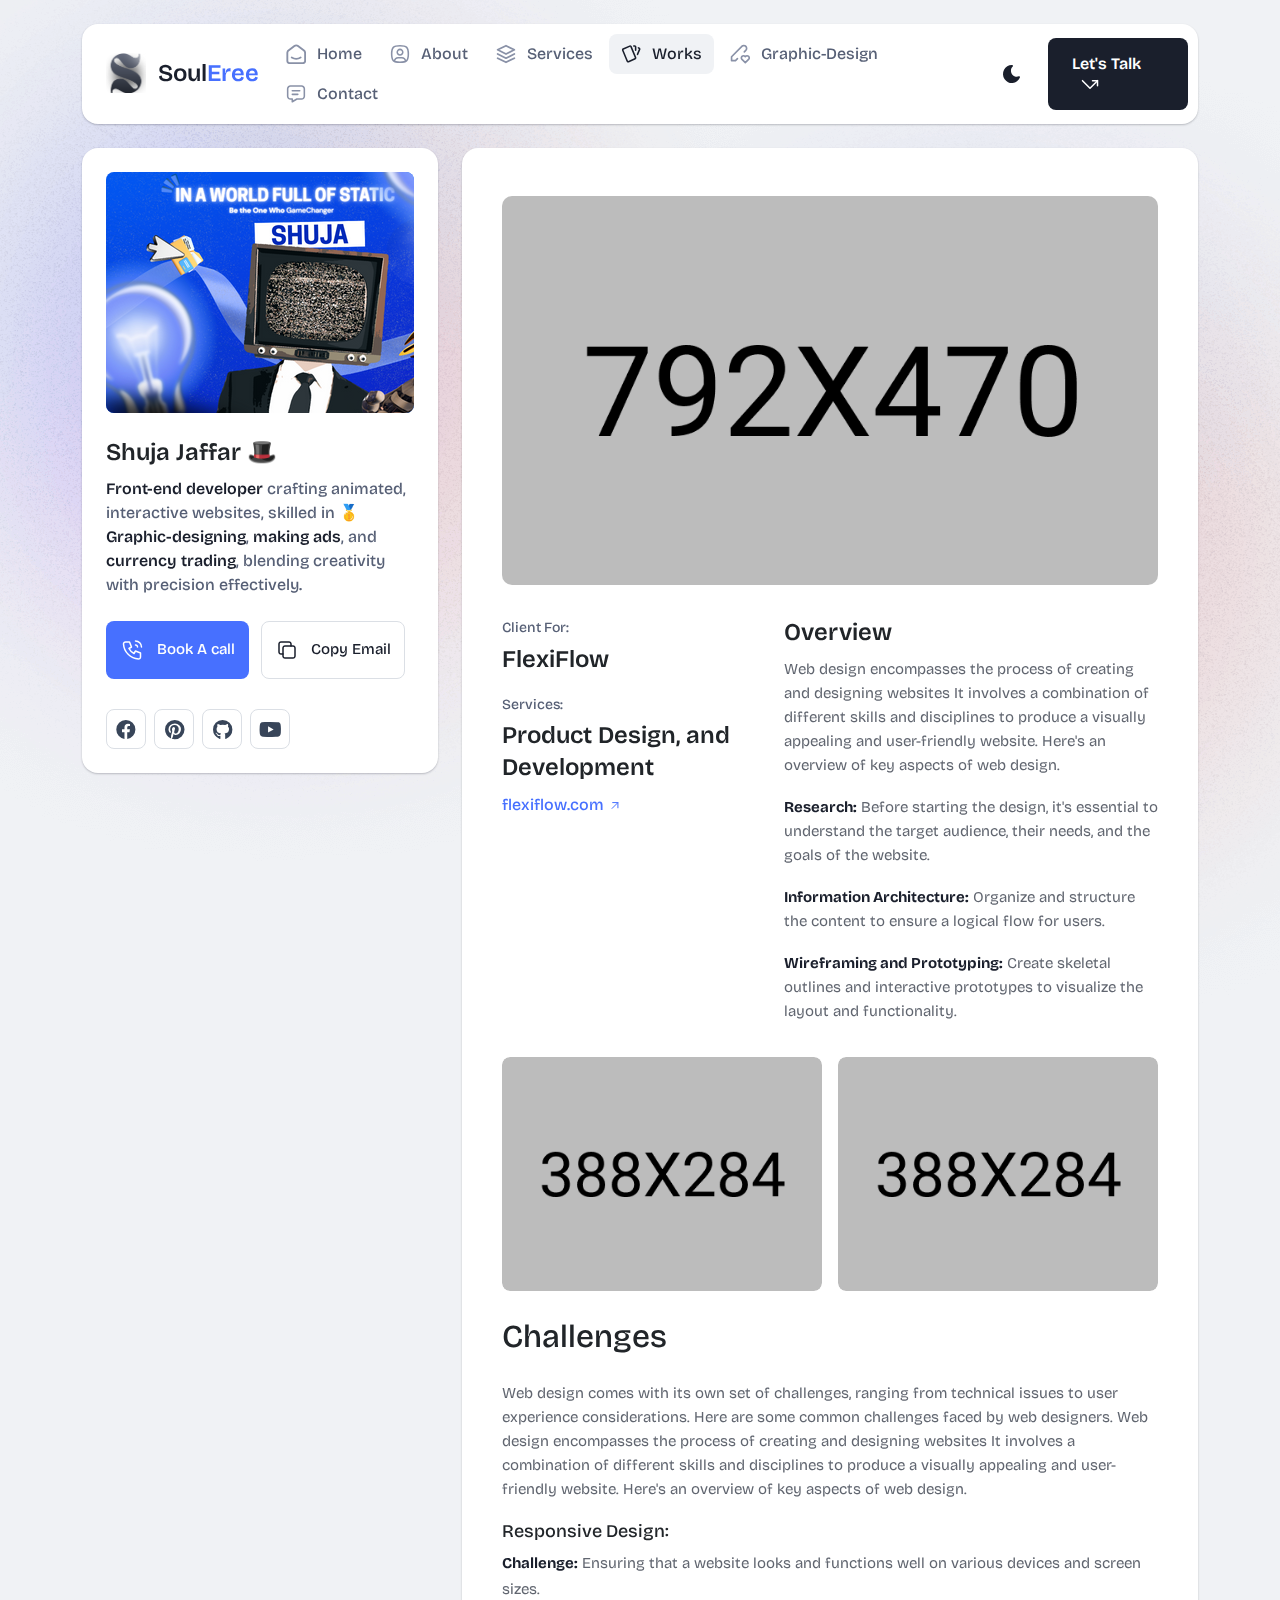
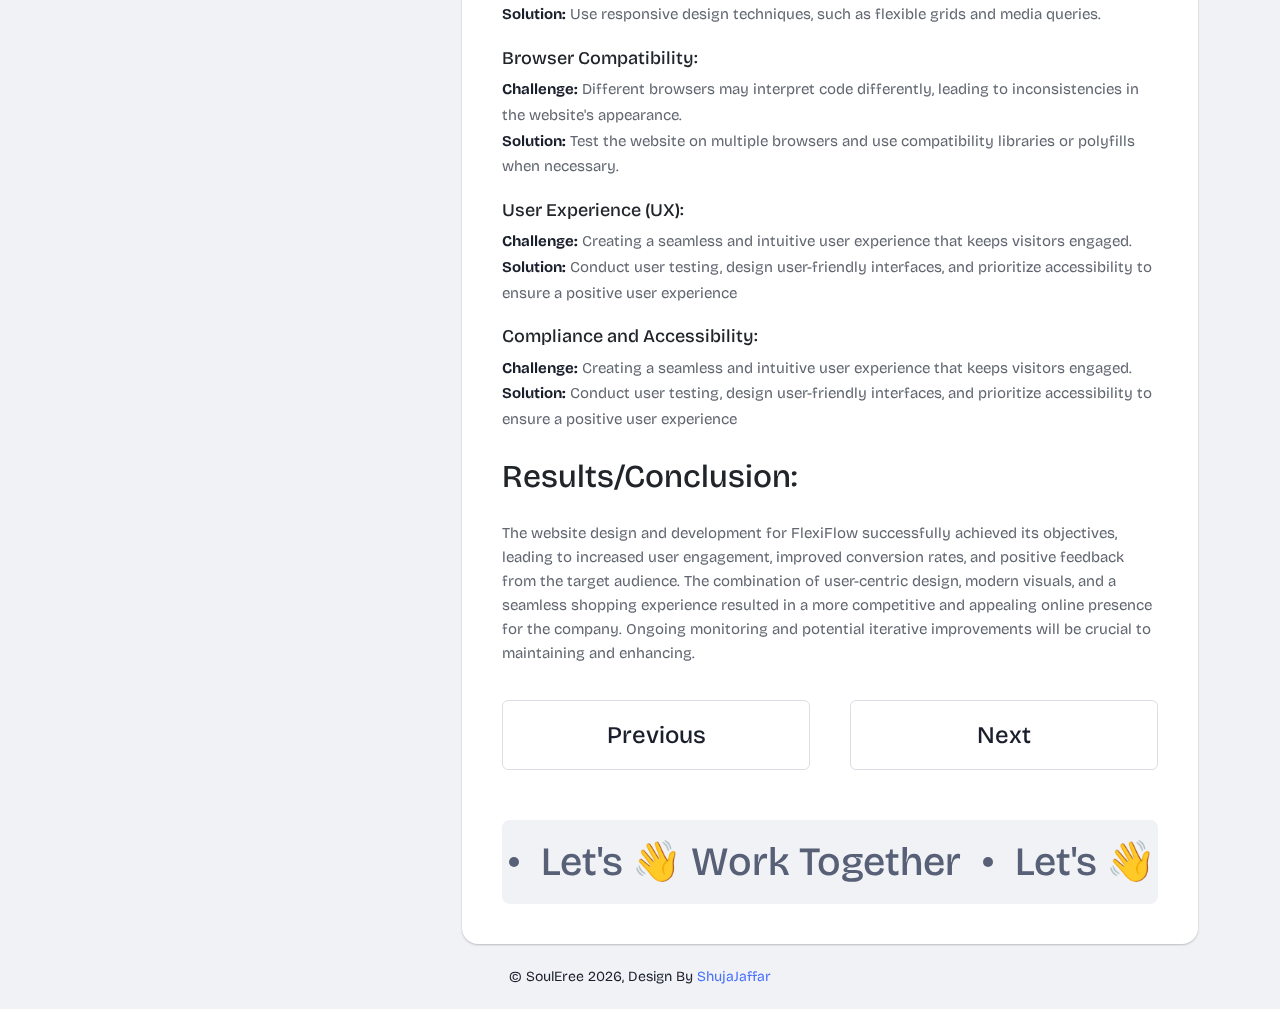
<file: Minecraft.html>
<!DOCTYPE html>
<html lang="en">

<head>
  <meta charset="UTF-8">
  <meta http-equiv="X-UA-Compatible" content="IE=edge">
  <title>MJ Studio - Shuja' here</title>
  <meta name="description" content="MJ Studio - Shuja' here">
  <meta name="viewport" content="width=device-width, initial-scale=1">

  <link rel="shortcut icon" type="image/x-icon" href="assets/img/favicon.svg">
  <!-- Place favicon.ico in the root directory -->

  <!-- CSS here -->
  <link rel="stylesheet" href="assets/css/bootstrap.min.css">
  <link rel="stylesheet" href="assets/fontawsome/css/all.min.css">
  <link rel="stylesheet" href="assets/fontawsome/css/fontawesome.min.css">
  <link rel="stylesheet" href="assets/css/slick.css">
  <link rel="stylesheet" href="assets/css/magnific-popup.css">
  <link rel="stylesheet" href="assets/css/style.css">
  <link rel="stylesheet" href="assets/css/responsive.css">
</head>

<body>
  <div id="page-content">
    <!-- header part start -->
    <header class="header-area">
      <nav class="navbar">
        <div class="container">
          <div class="menu-container">
            <div class="logo">
              <a class="navbar-brand me-0" href="index.html">
                
                <img src="assets/img/logo/loooo.png" alt="" height="40" width="40">
                <span>Soul<span class="primary">Eree</span></span>
              </a>
            </div>
            <div class="navbar-main d-flex flex-grow-1">
              <div class="logo inner-logo d-block d-xl-none">
                <a class="navbar-brand me-0" href="index.html">
                  <svg width="24" height="24" viewBox="0 0 24 24" fill="none" xmlns="http://www.w3.org/2000/svg">
                    <path
                      d="M0 1.5C0 1.10218 0.158035 0.720644 0.43934 0.43934C0.720644 0.158035 1.10218 0 1.5 0L9 0C9.39782 0 9.77936 0.158035 10.0607 0.43934C10.342 0.720644 10.5 1.10218 10.5 1.5V22.5C10.5 22.8978 10.342 23.2794 10.0607 23.5607C9.77936 23.842 9.39782 24 9 24H1.5C1.10218 24 0.720644 23.842 0.43934 23.5607C0.158035 23.2794 0 22.8978 0 22.5V1.5ZM13.5 1.5C13.5 1.10218 13.658 0.720644 13.9393 0.43934C14.2206 0.158035 14.6022 0 15 0L22.5 0C22.8978 0 23.2794 0.158035 23.5607 0.43934C23.842 0.720644 24 1.10218 24 1.5V9C24 9.39782 23.842 9.77936 23.5607 10.0607C23.2794 10.342 22.8978 10.5 22.5 10.5H15C14.6022 10.5 14.2206 10.342 13.9393 10.0607C13.658 9.77936 13.5 9.39782 13.5 9V1.5ZM13.5 15C13.5 14.6022 13.658 14.2206 13.9393 13.9393C14.2206 13.658 14.6022 13.5 15 13.5H22.5C22.8978 13.5 23.2794 13.658 23.5607 13.9393C23.842 14.2206 24 14.6022 24 15V22.5C24 22.8978 23.842 23.2794 23.5607 23.5607C23.2794 23.842 22.8978 24 22.5 24H15C14.6022 24 14.2206 23.842 13.9393 23.5607C13.658 23.2794 13.5 22.8978 13.5 22.5V15Z"
                      class="logo-icon" />
                  </svg>
                  <span>Bento<span class="primary">Folio</span></span>
                </a>
              </div>
              <ul class="navbar-info mx-auto">
                <li class="nav-item">
                  <a class="nav-link" aria-current="page" href="index.html">
                    <svg class="nav-icon" viewBox="0 0 15 15" fill="none" xmlns="http://www.w3.org/2000/svg">
                      <path
                        d="M13.475 4.92481L9.03083 1.46814C8.64082 1.16473 8.1608 1 7.66667 1C7.17254 1 6.69251 1.16473 6.3025 1.46814L1.8575 4.92481C1.59037 5.13254 1.37424 5.39858 1.22563 5.7026C1.07701 6.00662 0.99984 6.34058 1 6.67897V12.679C1 13.121 1.17559 13.5449 1.48816 13.8575C1.80072 14.17 2.22464 14.3456 2.66667 14.3456H12.6667C13.1087 14.3456 13.5326 14.17 13.8452 13.8575C14.1577 13.5449 14.3333 13.121 14.3333 12.679V6.67897C14.3333 5.99314 14.0167 5.34564 13.475 4.92481Z"
                        stroke-width="1.4" stroke-linecap="round" stroke-linejoin="round" />
                      <path d="M10.9753 10.1665C9.13359 11.2773 6.14859 11.2773 4.30859 10.1665" stroke-width="1.4"
                        stroke-linecap="round" stroke-linejoin="round" />
                    </svg>

                    <span>Home</span>
                  </a>
                </li>
                <li class="nav-item">
                  <a class="nav-link" href="about.html">
                    <svg class="nav-icon" viewBox="0 0 18 18" fill="none" xmlns="http://www.w3.org/2000/svg">
                      <path
                        d="M9 9.8335C9.66304 9.8335 10.2989 9.5701 10.7678 9.10126C11.2366 8.63242 11.5 7.99654 11.5 7.3335C11.5 6.67045 11.2366 6.03457 10.7678 5.56573C10.2989 5.09689 9.66304 4.8335 9 4.8335C8.33696 4.8335 7.70107 5.09689 7.23223 5.56573C6.76339 6.03457 6.5 6.67045 6.5 7.3335C6.5 7.99654 6.76339 8.63242 7.23223 9.10126C7.70107 9.5701 8.33696 9.8335 9 9.8335Z"
                        stroke-width="1.4" stroke-linecap="round" stroke-linejoin="round" />
                      <path
                        d="M9 1.5C15 1.5 16.5 3 16.5 9C16.5 15 15 16.5 9 16.5C3 16.5 1.5 15 1.5 9C1.5 3 3 1.5 9 1.5Z"
                        stroke-width="1.4" stroke-linecap="round" stroke-linejoin="round" />
                      <path
                        d="M4 15.7085V15.6668C4 14.7828 4.35119 13.9349 4.97631 13.3098C5.60143 12.6847 6.44928 12.3335 7.33333 12.3335H10.6667C11.5507 12.3335 12.3986 12.6847 13.0237 13.3098C13.6488 13.9349 14 14.7828 14 15.6668V15.7085"
                        stroke-width="1.4" stroke-linecap="round" stroke-linejoin="round" />
                    </svg>
                    About
                  </a>
                </li>
                <li class="nav-item">
                  <a class="nav-link" href="services.html">
                    <svg class="nav-icon" viewBox="0 0 16 16" fill="none" xmlns="http://www.w3.org/2000/svg">
                      <path d="M7.99967 1.3335L1.33301 4.66683L7.99967 8.00016L14.6663 4.66683L7.99967 1.3335Z"
                        stroke-width="1.4" stroke-linecap="round" stroke-linejoin="round" />
                      <path d="M1.33301 8L7.99967 11.3333L14.6663 8" stroke-width="1.4" stroke-linecap="round"
                        stroke-linejoin="round" />
                      <path d="M1.33301 11.3335L7.99967 14.6668L14.6663 11.3335" stroke-width="1.4"
                        stroke-linecap="round" stroke-linejoin="round" />
                    </svg>
                    Services
                  </a>
                </li>
                <li class="nav-item">
                  <a class="nav-link active" href="portfolio.html">
                    <svg class="nav-icon" viewBox="0 0 18 17" fill="none" xmlns="http://www.w3.org/2000/svg">
                      <path
                        d="M2.00326 3.99733L7.95159 1.40649C8.04974 1.36442 8.15533 1.34243 8.26212 1.34181C8.3689 1.34119 8.47473 1.36196 8.57337 1.40289C8.67201 1.44382 8.76145 1.50408 8.83642 1.58013C8.9114 1.65617 8.97039 1.74646 9.00992 1.84566L13.1133 11.764C13.1985 11.9651 13.2014 12.1917 13.1213 12.3949C13.0412 12.5982 12.8845 12.7618 12.6849 12.8507L6.73742 15.4415C6.63922 15.4837 6.53356 15.5058 6.42668 15.5065C6.3198 15.5072 6.21387 15.4864 6.11514 15.4455C6.0164 15.4046 5.92688 15.3442 5.85184 15.2681C5.7768 15.192 5.71778 15.1016 5.67826 15.0023L1.57492 5.08316C1.48963 4.88204 1.48673 4.65546 1.56684 4.45222C1.64696 4.24898 1.80367 4.08616 2.00326 3.99733Z"
                        stroke-width="1.4" stroke-linecap="round" stroke-linejoin="round" />
                      <path
                        d="M11.5 1.3335H12.3333C12.5543 1.3335 12.7663 1.42129 12.9226 1.57757C13.0789 1.73385 13.1667 1.94582 13.1667 2.16683V5.0835"
                        stroke-width="1.4" stroke-linecap="round" stroke-linejoin="round" />
                      <path
                        d="M15.6663 3C15.8863 3.09333 16.0997 3.18083 16.3063 3.2625C16.5098 3.34882 16.6706 3.51241 16.7534 3.71729C16.8362 3.92217 16.8343 4.15155 16.748 4.355L14.833 8.83334"
                        stroke-width="1.4" stroke-linecap="round" stroke-linejoin="round" />
                    </svg>
                    Works
                  </a>
                </li>
                <li class="nav-item">
                  <a class="nav-link" href="blog.html">
                    <svg class="nav-icon" viewBox="0 0 17 16" fill="none" xmlns="http://www.w3.org/2000/svg">
                      <path
                        d="M12.1663 6.16676L13.4163 4.91676C13.6352 4.69789 13.8088 4.43805 13.9273 4.15208C14.0457 3.86612 14.1067 3.55962 14.1067 3.25009C14.1067 2.94056 14.0457 2.63406 13.9273 2.3481C13.8088 2.06213 13.6352 1.80229 13.4163 1.58342C13.1975 1.36455 12.9376 1.19094 12.6517 1.07248C12.3657 0.954033 12.0592 0.893066 11.7497 0.893066C11.4401 0.893066 11.1336 0.954033 10.8477 1.07248C10.5617 1.19094 10.3019 1.36455 10.083 1.58342L1.33301 10.3334V13.6668H4.66634L6.33301 12.0001"
                        stroke-width="1.4" stroke-linecap="round" stroke-linejoin="round" />
                      <path
                        d="M13.0004 15.3335L15.7921 12.5968C15.9633 12.4307 16.0995 12.232 16.1926 12.0124C16.2857 11.7927 16.3339 11.5567 16.3343 11.3181C16.3347 11.0796 16.2873 10.8434 16.1948 10.6235C16.1024 10.4035 15.9669 10.2044 15.7963 10.0377C15.448 9.69712 14.9806 9.50602 14.4935 9.50509C14.0065 9.50415 13.5383 9.69346 13.1888 10.0327L13.0021 10.216L12.8163 10.0327C12.4681 9.69237 12.0008 9.50143 11.5139 9.50049C11.0271 9.49956 10.5591 9.68871 10.2096 10.0277C10.0383 10.1937 9.9021 10.3924 9.80891 10.612C9.71572 10.8316 9.66746 11.0677 9.667 11.3062C9.66653 11.5447 9.71386 11.781 9.80619 12.0009C9.89853 12.2209 10.034 12.4201 10.2046 12.5868L13.0004 15.3335Z"
                        stroke-width="1.4" stroke-linecap="round" stroke-linejoin="round" />
                    </svg>
                    Graphic-Design
                  </a>
                </li>
                <li class="nav-item">
                  <a class="nav-link" href="contact.html">
                    <svg class="nav-icon" viewBox="0 0 18 17" fill="none" xmlns="http://www.w3.org/2000/svg">
                      <path d="M5.66699 5.5H12.3337" stroke-width="1.4" stroke-linecap="round"
                        stroke-linejoin="round" />
                      <path d="M5.66699 8.8335H10.667" stroke-width="1.4" stroke-linecap="round"
                        stroke-linejoin="round" />
                      <path
                        d="M14 1.3335C14.663 1.3335 15.2989 1.59689 15.7678 2.06573C16.2366 2.53457 16.5 3.17045 16.5 3.8335V10.5002C16.5 11.1632 16.2366 11.7991 15.7678 12.2679C15.2989 12.7368 14.663 13.0002 14 13.0002H9.83333L5.66667 15.5002V13.0002H4C3.33696 13.0002 2.70107 12.7368 2.23223 12.2679C1.76339 11.7991 1.5 11.1632 1.5 10.5002V3.8335C1.5 3.17045 1.76339 2.53457 2.23223 2.06573C2.70107 1.59689 3.33696 1.3335 4 1.3335H14Z"
                        stroke-width="1.4" stroke-linecap="round" stroke-linejoin="round" />
                    </svg>
                    Contact
                  </a>
                </li>
              </ul>
              <div class="header-right-info d-flex align-items-center">
                <button class="theme-control-btn">
                  <span class="dark">
                    <svg width="24" height="24" viewBox="0 0 24 24" fill="none" xmlns="http://www.w3.org/2000/svg">
                      <path
                        d="M11.8005 3C10.207 3.0003 8.64356 3.44286 7.27683 4.28049C5.91011 5.11811 4.79139 6.31937 4.04002 7.75612C3.28865 9.19288 2.93281 10.8112 3.01046 12.4386C3.08811 14.0659 3.59633 15.6411 4.48091 16.9963C5.3655 18.3514 6.59326 19.4356 8.03324 20.1333C9.47322 20.8309 11.0714 21.1157 12.6573 20.9574C14.2432 20.7991 15.7573 20.2036 17.0381 19.2344C18.319 18.2652 19.3185 16.9587 19.9301 15.4542C20.2302 14.7162 19.5111 13.9746 18.7875 14.2752C17.5475 14.7888 16.1706 14.8418 14.8963 14.425C13.622 14.0082 12.5308 13.1479 11.8126 11.9937C11.0943 10.8396 10.7943 9.4645 10.9648 8.10764C11.1353 6.75077 11.7655 5.49792 12.7458 4.5669L12.8136 4.4949C13.2986 3.9279 12.913 3.0072 12.1464 3.0072H11.9122L11.8524 3.0018L11.7996 3H11.8005Z"
                        fill="#1A1F2C" />
                    </svg>
                    <small class="theme-text d-block d-xl-none">Change appearance</small>
                  </span>
                  <span class="light">
                    <svg width="24" height="24" viewBox="0 0 24 24" fill="none" xmlns="http://www.w3.org/2000/svg">
                      <path
                        d="M12 19C12.2449 19 12.4813 19.09 12.6644 19.2527C12.8474 19.4155 12.9643 19.6397 12.993 19.883L13 20V21C12.9997 21.2549 12.9021 21.5 12.7272 21.6854C12.5522 21.8707 12.313 21.9822 12.0586 21.9972C11.8042 22.0121 11.5536 21.9293 11.3582 21.7657C11.1627 21.6021 11.0371 21.3701 11.007 21.117L11 21V20C11 19.7348 11.1054 19.4804 11.2929 19.2929C11.4804 19.1054 11.7348 19 12 19Z"
                        fill="#FD7E41" />
                      <path
                        d="M18.3127 16.9099L18.4067 16.9929L19.1067 17.6929C19.2861 17.8729 19.3902 18.1144 19.398 18.3683C19.4057 18.6223 19.3165 18.8697 19.1485 19.0602C18.9804 19.2508 18.7462 19.3702 18.4933 19.3943C18.2403 19.4184 17.9877 19.3454 17.7867 19.1899L17.6927 19.1069L16.9927 18.4069C16.8202 18.2347 16.7165 18.0053 16.7012 17.7619C16.6859 17.5186 16.76 17.278 16.9097 17.0855C17.0593 16.893 17.2741 16.7618 17.5137 16.7166C17.7533 16.6713 18.0012 16.7152 18.2107 16.8399L18.3127 16.9099Z"
                        fill="#FD7E41" />
                      <path
                        d="M7.00747 16.993C7.17965 17.1652 7.28308 17.3943 7.29836 17.6373C7.31364 17.8803 7.23972 18.1206 7.09047 18.313L7.00747 18.407L6.30747 19.107C6.12751 19.2863 5.88604 19.3905 5.63209 19.3982C5.37814 19.406 5.13076 19.3168 4.94019 19.1487C4.74963 18.9807 4.63017 18.7464 4.60607 18.4935C4.58198 18.2406 4.65506 17.988 4.81047 17.787L4.89347 17.693L5.59347 16.993C5.781 16.8055 6.03531 16.7002 6.30047 16.7002C6.56563 16.7002 6.81994 16.8055 7.00747 16.993Z"
                        fill="#FD7E41" />
                      <path
                        d="M3.99987 11C4.25475 11.0003 4.4999 11.0979 4.68524 11.2728C4.87057 11.4478 4.9821 11.687 4.99704 11.9414C5.01198 12.1958 4.92919 12.4464 4.7656 12.6418C4.60201 12.8373 4.36996 12.9629 4.11687 12.993L3.99987 13H2.99987C2.74499 12.9997 2.49984 12.9021 2.3145 12.7272C2.12916 12.5522 2.01763 12.313 2.0027 12.0586C1.98776 11.8042 2.07054 11.5536 2.23413 11.3582C2.39772 11.1627 2.62977 11.0371 2.88287 11.007L2.99987 11H3.99987Z"
                        fill="#FD7E41" />
                      <path
                        d="M20.9999 11C21.2547 11.0003 21.4999 11.0979 21.6852 11.2728C21.8706 11.4478 21.9821 11.687 21.997 11.9414C22.012 12.1958 21.9292 12.4464 21.7656 12.6418C21.602 12.8373 21.37 12.9629 21.1169 12.993L20.9999 13H19.9999C19.745 12.9997 19.4998 12.9021 19.3145 12.7272C19.1292 12.5522 19.0176 12.313 19.0027 12.0586C18.9878 11.8042 19.0705 11.5536 19.2341 11.3582C19.3977 11.1627 19.6298 11.0371 19.8829 11.007L19.9999 11H20.9999Z"
                        fill="#FD7E41" />
                      <path
                        d="M6.21264 4.80985L6.30664 4.89285L7.00664 5.59285C7.18599 5.77281 7.29011 6.01429 7.29787 6.26824C7.30562 6.52219 7.21642 6.76957 7.04839 6.96013C6.88036 7.1507 6.64609 7.27016 6.39316 7.29425C6.14024 7.31834 5.88763 7.24526 5.68664 7.08985L5.59264 7.00685L4.89264 6.30685C4.72073 6.13453 4.61757 5.90543 4.6025 5.66248C4.58744 5.41954 4.6615 5.17945 4.8108 4.98721C4.9601 4.79497 5.1744 4.66378 5.41351 4.61824C5.65262 4.57271 5.90013 4.61594 6.10964 4.73985L6.21264 4.80985Z"
                        fill="#FD7E41" />
                      <path
                        d="M19.1071 4.89288C19.2793 5.06508 19.3827 5.29418 19.398 5.5372C19.4132 5.78023 19.3393 6.02048 19.1901 6.21288L19.1071 6.30688L18.4071 7.00688C18.2271 7.18623 17.9856 7.29036 17.7317 7.29811C17.4777 7.30587 17.2304 7.21667 17.0398 7.04864C16.8492 6.8806 16.7298 6.64633 16.7057 6.39341C16.6816 6.14049 16.7547 5.88788 16.9101 5.68688L16.9931 5.59288L17.6931 4.89288C17.8806 4.70541 18.1349 4.6001 18.4001 4.6001C18.6652 4.6001 18.9196 4.70541 19.1071 4.89288Z"
                        fill="#FD7E41" />
                      <path
                        d="M12 2C12.2449 2.00003 12.4813 2.08996 12.6644 2.25272C12.8474 2.41547 12.9643 2.63975 12.993 2.883L13 3V4C12.9997 4.25488 12.9021 4.50003 12.7272 4.68537C12.5522 4.8707 12.313 4.98223 12.0586 4.99717C11.8042 5.01211 11.5536 4.92933 11.3582 4.76573C11.1627 4.60214 11.0371 4.3701 11.007 4.117L11 4V3C11 2.73478 11.1054 2.48043 11.2929 2.29289C11.4804 2.10536 11.7348 2 12 2Z"
                        fill="#FD7E41" />
                      <path
                        d="M12 7C12.9797 6.99994 13.9378 7.28769 14.7553 7.8275C15.5729 8.36731 16.2138 9.1354 16.5986 10.0364C16.9833 10.9373 17.0949 11.9315 16.9195 12.8953C16.7441 13.8592 16.2893 14.7502 15.6118 15.4579C14.9343 16.1655 14.0638 16.6585 13.1085 16.8756C12.1532 17.0928 11.1552 17.0245 10.2383 16.6793C9.3215 16.334 8.52629 15.7271 7.95146 14.9338C7.37663 14.1405 7.04752 13.1958 7.005 12.217L7 12L7.005 11.783C7.06092 10.4958 7.61161 9.27978 8.54222 8.38866C9.47284 7.49754 10.7115 7.00007 12 7Z"
                        fill="#FD7E41" />
                    </svg>
                    <small class="theme-text d-block d-xl-none">Change appearance</small>
                  </span>
                </button>
                <a href="contact.html" class="lets-talk-btn">
                  Let's Talk
                  <svg class="icon" width="20" height="20" viewBox="0 0 20 20" fill="none"
                    xmlns="http://www.w3.org/2000/svg">
                    <path d="M17.5 11.6665V6.6665H12.5" stroke="white" stroke-width="1.5" stroke-linecap="round"
                      stroke-linejoin="round" />
                    <path d="M17.5 6.6665L10 14.1665L2.5 6.6665" stroke="white" stroke-width="1.5"
                      stroke-linecap="round" stroke-linejoin="round" />
                  </svg>
                </a>
              </div>
            </div>
            <div class="mobile-menu-overlay d-block d-lg-none"></div>
            <div class="mobile-menu-control-bar d-block d-xl-none">
              <button class="mobile-menu-control-bar">
                <i class="fas fa-bars"></i>
              </button>
            </div>
          </div>
        </div>
      </nav>
    </header>
    <!-- header part end -->

    <!-- main area part start -->
    <main>

      <section class="content-box-area mt-4">
        <div class="container">
          <div class="row g-4">
            <div class="col-xl-4">
              <div class="card profile-card">
                <div class="card-body">
                  <div class="image text-center">
                    <img src="assets/img/images/profile.png" alt="profile">
                  </div>
                  <div class="text">
                    <h3 class="card-title">Shuja Jaffar 🎩</h3>
                    <p><span>Front-end developer</span> crafting animated, interactive websites, skilled in <span>🥇</span> <span>Graphic-designing</span>, <span>making ads</span>, and <span>currency trading</span>, blending creativity with precision effectively.</p>
                    <div class="common-button-groups">
                      <a class="btn btn-call" href="#">
                        <svg class="icon" width="25" height="24" viewBox="0 0 25 24" fill="none"
                          xmlns="http://www.w3.org/2000/svg">
                          <path
                            d="M5.5 4H9.5L11.5 9L9 10.5C10.071 12.6715 11.8285 14.429 14 15.5L15.5 13L20.5 15V19C20.5 19.5304 20.2893 20.0391 19.9142 20.4142C19.5391 20.7893 19.0304 21 18.5 21C14.5993 20.763 10.9202 19.1065 8.15683 16.3432C5.3935 13.5798 3.73705 9.90074 3.5 6C3.5 5.46957 3.71071 4.96086 4.08579 4.58579C4.46086 4.21071 4.96957 4 5.5 4Z"
                            stroke="white" stroke-width="1.5" stroke-linecap="round" stroke-linejoin="round" />
                          <path
                            d="M15.5 7C16.0304 7 16.5391 7.21071 16.9142 7.58579C17.2893 7.96086 17.5 8.46957 17.5 9"
                            stroke="white" stroke-width="1.5" stroke-linecap="round" stroke-linejoin="round" />
                          <path d="M15.5 3C17.0913 3 18.6174 3.63214 19.7426 4.75736C20.8679 5.88258 21.5 7.4087 21.5 9"
                            stroke="white" stroke-width="1.5" stroke-linecap="round" stroke-linejoin="round" />
                        </svg>
                        Book A call
                      </a>
                      <button class="btn btn-copy" data-clipboard-text="example@example.com">
                        <svg class="icon" width="24" height="24" viewBox="0 0 24 24" fill="none"
                          xmlns="http://www.w3.org/2000/svg">
                          <path
                            d="M8 10C8 9.46957 8.21071 8.96086 8.58579 8.58579C8.96086 8.21071 9.46957 8 10 8H18C18.5304 8 19.0391 8.21071 19.4142 8.58579C19.7893 8.96086 20 9.46957 20 10V18C20 18.5304 19.7893 19.0391 19.4142 19.4142C19.0391 19.7893 18.5304 20 18 20H10C9.46957 20 8.96086 19.7893 8.58579 19.4142C8.21071 19.0391 8 18.5304 8 18V10Z"
                            stroke-width="1.5" stroke-linecap="round" stroke-linejoin="round" />
                          <path
                            d="M16 8V6C16 5.46957 15.7893 4.96086 15.4142 4.58579C15.0391 4.21071 14.5304 4 14 4H6C5.46957 4 4.96086 4.21071 4.58579 4.58579C4.21071 4.96086 4 5.46957 4 6V14C4 14.5304 4.21071 15.0391 4.58579 15.4142C4.96086 15.7893 5.46957 16 6 16H8"
                            stroke-width="1.5" stroke-linecap="round" stroke-linejoin="round" />
                        </svg>
                        Copy Email
                      </button>
                    </div>
                    <div class="social-media-icon">
                      <ul class="list-unstyled">
                        <li><a href="#"><i class="fab fa-facebook"></i></a></li>
                        <li><a href="#"><i class="fab fa-pinterest"></i></a></li>
                        <li><a href="#"><i class="fab fa-github"></i></a></li>
                        <li><a href="#"><i class="fab fa-youtube"></i></a></li>
                      </ul>
                    </div>
                  </div>
                </div>
              </div>
            </div>
            <div class="col-xl-8">
              <div class="card content-box-card">
                <div class="card-body portfolio-card">
                  <div class="portfolio-details-area">
                    <div class="main-image">
                      <img src="assets/img/projects/project-details-1.png" alt="project-details-1">
                    </div>
                    <div class="portfolio-details-text">
                      <div class="short-info">
                        <div class="info-item">
                          <p class="subtitle">Client For:</p>
                          <h4 class="card-title">FlexiFlow</h4>
                        </div>
                        <div class="info-item">
                          <p class="subtitle">Services:</p>
                          <h4 class="card-title">Product Design, and Development</h4>
                          <a href="#" class="website">
                            flexiflow.com
                            <svg class="arrow-up" width="14" height="15" viewBox="0 0 14 15" fill="none"
                              xmlns="http://www.w3.org/2000/svg">
                              <path d="M9.91634 4.5835L4.08301 10.4168" stroke-linecap="round" stroke-linejoin="round">
                              </path>
                              <path d="M4.66699 4.5835H9.91699V9.8335" stroke-linecap="round" stroke-linejoin="round">
                              </path>
                            </svg>
                          </a>
                        </div>
                      </div>
                      <div class="overview">
                        <h4 class="card-title">Overview</h4>
                        <p>Web design encompasses the process of creating and designing websites It involves a
                          combination of different skills and disciplines to produce a visually appealing and
                          user-friendly website. Here's an overview of key aspects of web design.</p>
                        <p>
                          <b>Research:</b> Before starting the design, it's essential to understand the target audience,
                          their
                          needs, and the goals of the website.

                        </p>
                        <p><b>Information Architecture:</b> Organize and structure the content to ensure a logical flow
                          for
                          users.</p>
                        <p> <b>Wireframing and Prototyping:</b> Create skeletal outlines and interactive prototypes to
                          visualize
                          the layout and functionality.</p>
                      </div>
                    </div>
                    <div class="inner-images">
                      <div class="row g-3">
                        <div class="col-md-6">
                          <div class="image-item">
                            <img src="assets/img/projects/project-details-2.png" alt="project-details-2"
                              class="img-fluid w-100">
                          </div>
                        </div>
                        <div class="col-md-6">
                          <div class="image-item">
                            <img src="assets/img/projects/project-details-3.png" alt="project-details-3"
                              class="img-fluid w-100">
                          </div>
                        </div>
                      </div>
                    </div>
                    <div class="more-info-block">
                      <h3 class="more-info-title">Challenges</h3>
                      <p>Web design comes with its own set of challenges, ranging from technical issues to user
                        experience considerations. Here are some common challenges faced by web designers. Web design
                        encompasses the process of creating and designing websites It involves a combination of
                        different skills and disciplines to produce a visually appealing and user-friendly website.
                        Here's an overview of key aspects of web design.</p>
                      <h5 class="more-info-subtitle">Responsive Design:</h5>
                      <ul class="list-unstyled">
                        <li>
                          <b>Challenge:</b> Ensuring that a website looks and functions well on various devices and
                          screen
                          sizes.
                        </li>
                        <li>
                          <b>Solution:</b> Use responsive design techniques, such as flexible grids and media queries.
                        </li>
                      </ul>
                      <h5 class="more-info-subtitle">Browser Compatibility:
                      </h5>
                      <ul class="list-unstyled">
                        <li>
                          <b>Challenge:</b> Different browsers may interpret code differently, leading to
                          inconsistencies
                          in the website's appearance.
                        </li>
                        <li>
                          <b>Solution:</b> Test the website on multiple browsers and use compatibility libraries or
                          polyfills when necessary.
                        </li>
                      </ul>

                      <h5 class="more-info-subtitle">User Experience (UX):
                      </h5>
                      <ul class="list-unstyled">
                        <li>
                          <b>Challenge:</b> Creating a seamless and intuitive user experience that keeps visitors
                          engaged.
                        </li>
                        <li>
                          <b> Solution:</b>
                          Conduct user testing, design user-friendly interfaces, and prioritize accessibility to ensure
                          a
                          positive user experience
                        </li>
                      </ul>
                      <h5 class="more-info-subtitle">Compliance and Accessibility:
                      </h5>
                      <ul class="list-unstyled">
                        <li>
                          <b>Challenge:</b> Creating a seamless and intuitive user experience that keeps visitors
                          engaged.
                        </li>
                        <li>
                          <b>Solution:</b> Conduct user testing, design user-friendly interfaces, and prioritize
                          accessibility to ensure a positive user experience
                        </li>
                      </ul>

                      <h3 class="more-info-title">Results/Conclusion:</h3>
                      <p>The website design and development for FlexiFlow successfully achieved its objectives, leading
                        to increased user engagement, improved conversion rates, and positive feedback from the target
                        audience. The combination of user-centric design, modern visuals, and a seamless shopping
                        experience resulted in a more competitive and appealing online presence for the company. Ongoing
                        monitoring and potential iterative improvements will be crucial to maintaining and enhancing.
                      </p>
                    </div>
                    <div class="prev-and-next-btn">
                      <button class="btn btn-prev">Previous</button>
                      <button class="btn btn-next">Next</button>
                    </div>
                  </div>

                  <div class="work-together-slider">
                    <div class="slider-main d-flex gap-4 align-items-center">
                      <div class="slider-item">
                        <a href="contact.html">Let's 👋 Work Together</a>
                        <a href="contact.html">Let's 👋 Work Together</a>
                      </div>
                      <div class="slider-item">
                        <a href="contact.html">Let's 👋 Work Together</a>
                        <a href="contact.html">Let's 👋 Work Together</a>
                      </div>
                    </div>
                  </div>
                </div>
              </div>
            </div>
          </div>
        </div>
      </section>

      <!-- background shape area start -->
      <div class="background-shapes">
        <div class="shape-1 common-shape">
          <img src="assets/img/bg/banner-shape-1.png" alt="banner-shape-1">
        </div>
        <div class="shape-2 common-shape">
          <img src="assets/img/bg/banner-shape-1.png" alt="banner-shape-1">
        </div>
        <div class="threed-shape-1 move-with-cursor" data-value="1">
          <img src="assets/img/bg/object-3d-1.png" alt="object-3d-1">
        </div>
        <div class="threed-shape-2 move-with-cursor" data-value="1">
          <img src="assets/img/bg/object-3d-2.png" alt="object-3d-2">
        </div>
      </div>
      <!-- background shape area end -->
    </main>
    <!-- main area part end -->

    <!-- footer part start -->
    <footer class="footer-area">
      <div class="container">
        <div class="text text-center">
          <p>© SoulEree 2026, Design By <a href="#">ShujaJaffar</a></p>
        </div>
      </div>
    </footer>
    <!-- footer part end -->
  </div>

  <!-- JS here -->
  <script src="assets/js/vendor/jquery-3.6.0.min.js"></script>
  <script src="assets/js/bootstrap.bundle.min.js"></script>
  <script src="assets/js/jquery.magnific-popup.min.js"></script>
  <script src="assets/js/ajax-form.js"></script>
  <script src="assets/js/clipboard.min.js"></script>
  <script src="assets/js/slick.min.js"></script>
  <script src="assets/js/script.js"></script>
</body>


</html>
</file>
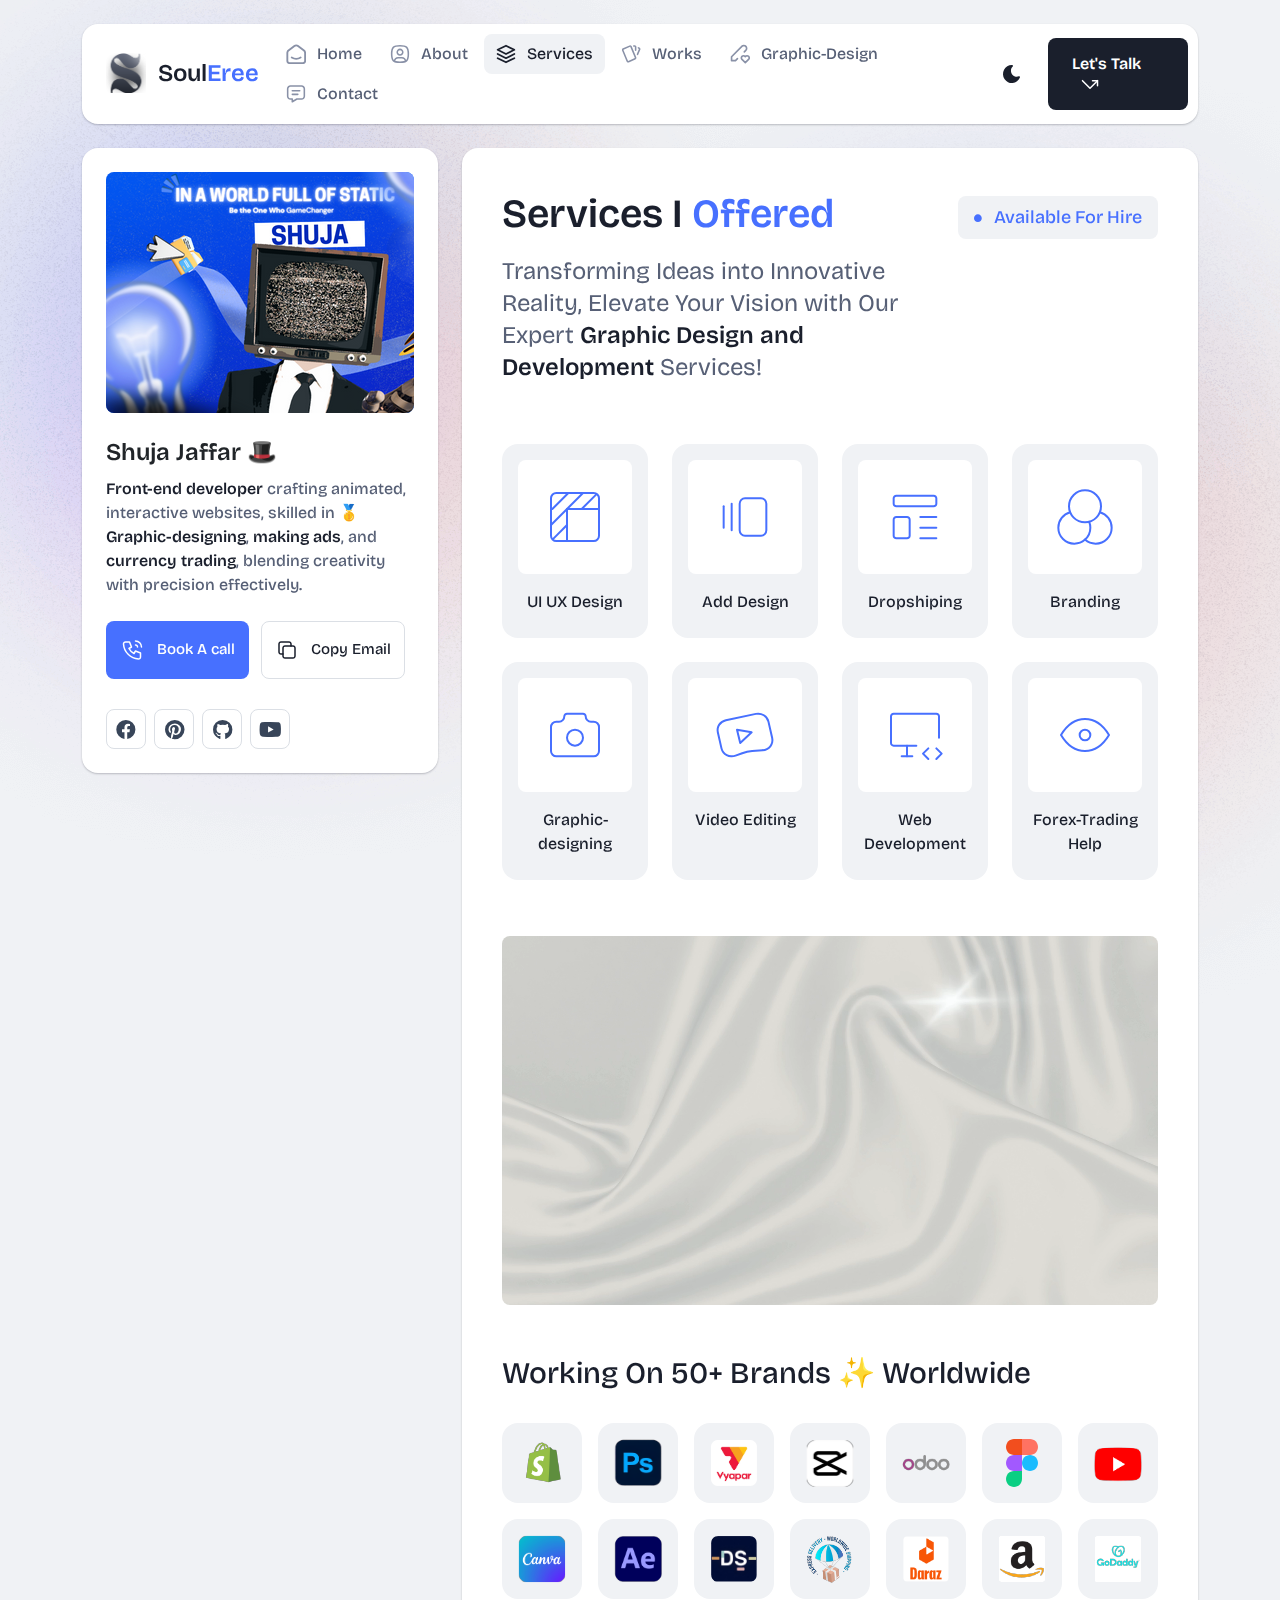
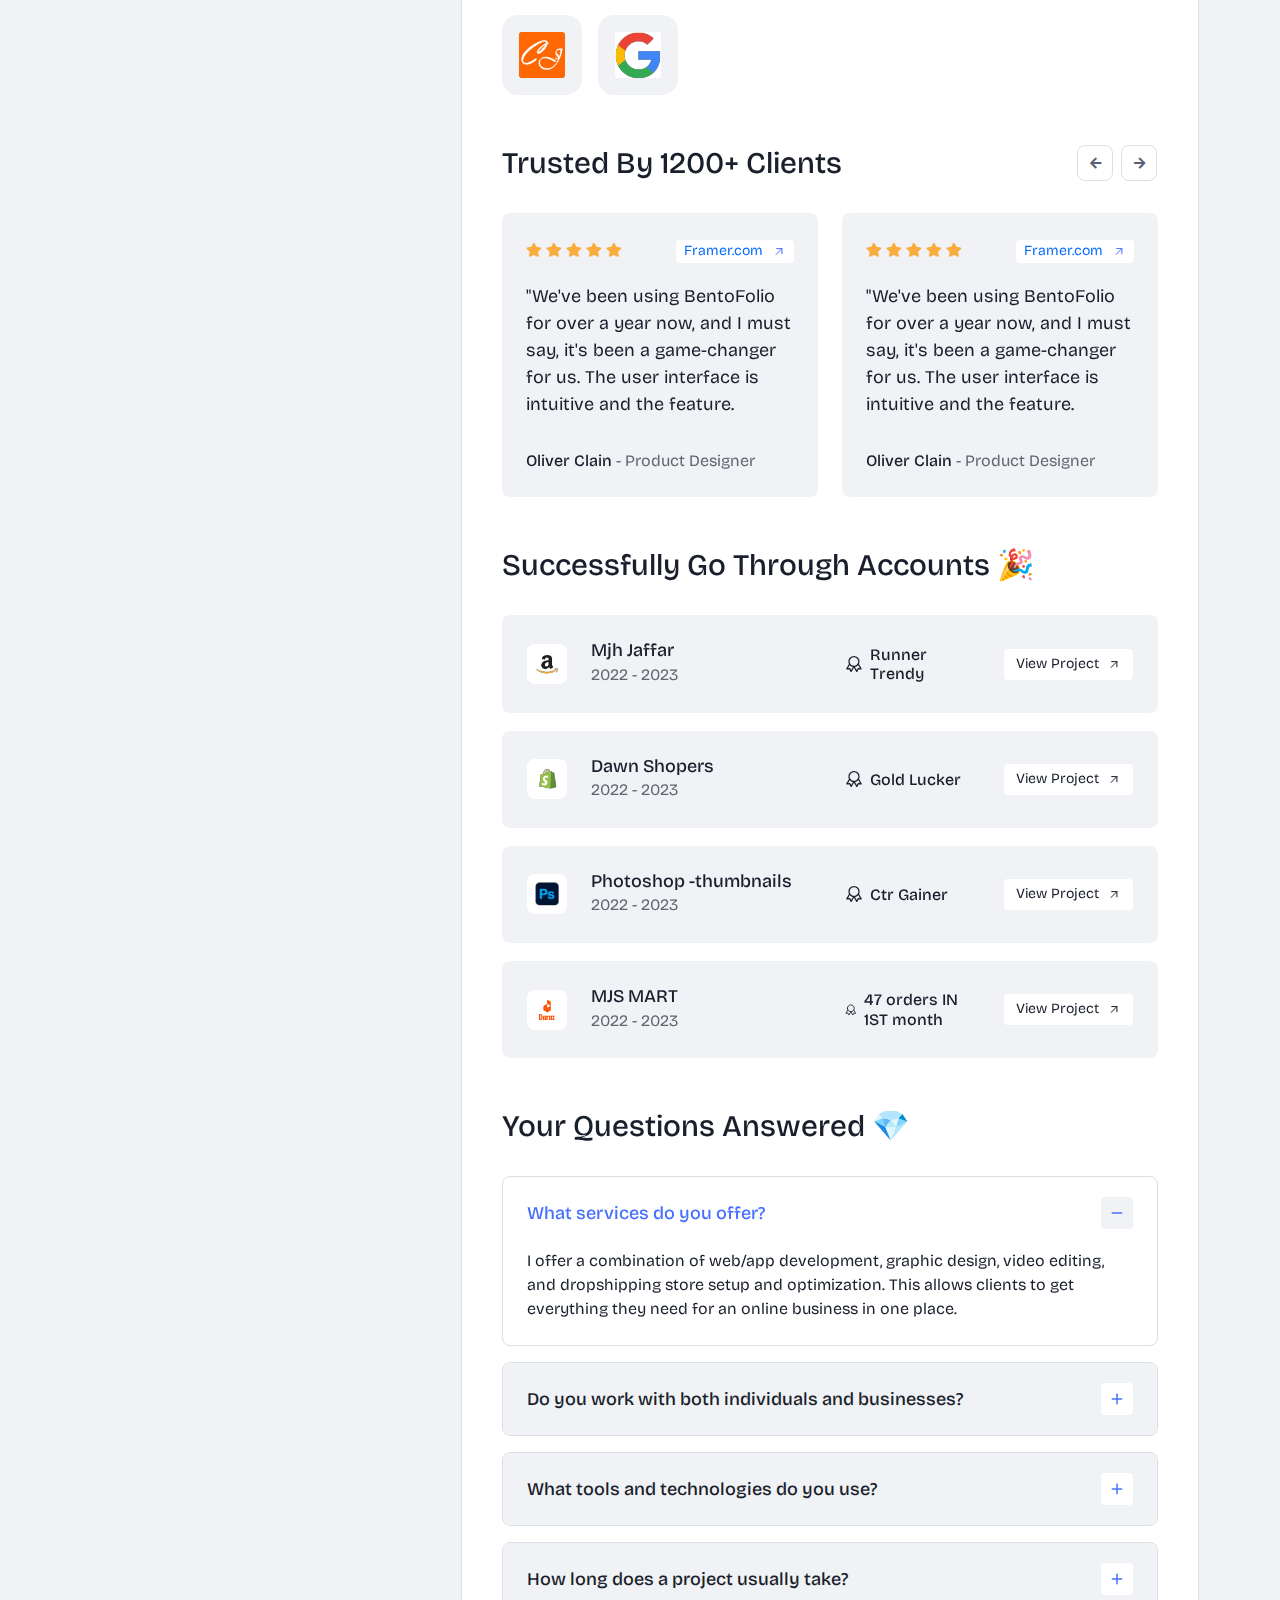
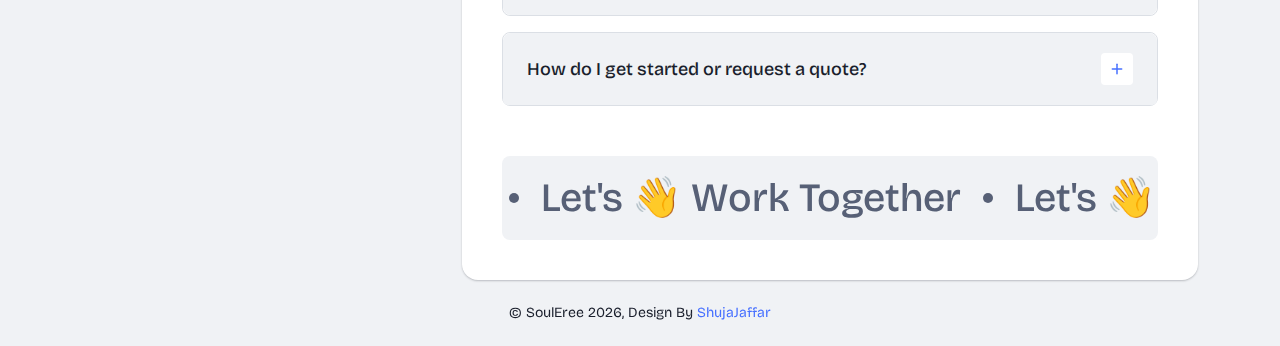
<file: services.html>
<!DOCTYPE html>
<html lang="en">

<head>
  <meta charset="UTF-8">
  <meta http-equiv="X-UA-Compatible" content="IE=edge">
  <title>MJ Studio - Shuja' here</title>
  <meta name="description" content="MJ Studio - Shuja' here">
  <meta name="viewport" content="width=device-width, initial-scale=1">

  <link rel="shortcut icon" type="image/x-icon" href="assets/img/favicon.svg">
  <!-- Place favicon.ico in the root directory -->

  <!-- CSS here -->
  <link rel="stylesheet" href="assets/css/bootstrap.min.css">
  <link rel="stylesheet" href="assets/fontawsome/css/all.min.css">
  <link rel="stylesheet" href="assets/fontawsome/css/fontawesome.min.css">
  <link rel="stylesheet" href="assets/css/slick.css">
  <link rel="stylesheet" href="assets/css/magnific-popup.css">
  <link rel="stylesheet" href="assets/css/style.css">
  <link rel="stylesheet" href="assets/css/responsive.css">
</head>

<body>
  <div id="page-content">
    <!-- header part start -->
    <header class="header-area">
      <nav class="navbar">
        <div class="container">
          <div class="menu-container">
            <div class="logo">
              <a class="navbar-brand me-0" href="index.html">
                
                <img src="assets/img/logo/loooo.png" alt="" height="40" width="40">
                <span>Soul<span class="primary">Eree</span></span>
              </a>
            </div>
            <div class="navbar-main d-flex flex-grow-1">
              <div class="logo inner-logo d-block d-xl-none">
                <a class="navbar-brand me-0" href="index.html">
                  <svg width="24" height="24" viewBox="0 0 24 24" fill="none" xmlns="http://www.w3.org/2000/svg">
                    <path
                      d="M0 1.5C0 1.10218 0.158035 0.720644 0.43934 0.43934C0.720644 0.158035 1.10218 0 1.5 0L9 0C9.39782 0 9.77936 0.158035 10.0607 0.43934C10.342 0.720644 10.5 1.10218 10.5 1.5V22.5C10.5 22.8978 10.342 23.2794 10.0607 23.5607C9.77936 23.842 9.39782 24 9 24H1.5C1.10218 24 0.720644 23.842 0.43934 23.5607C0.158035 23.2794 0 22.8978 0 22.5V1.5ZM13.5 1.5C13.5 1.10218 13.658 0.720644 13.9393 0.43934C14.2206 0.158035 14.6022 0 15 0L22.5 0C22.8978 0 23.2794 0.158035 23.5607 0.43934C23.842 0.720644 24 1.10218 24 1.5V9C24 9.39782 23.842 9.77936 23.5607 10.0607C23.2794 10.342 22.8978 10.5 22.5 10.5H15C14.6022 10.5 14.2206 10.342 13.9393 10.0607C13.658 9.77936 13.5 9.39782 13.5 9V1.5ZM13.5 15C13.5 14.6022 13.658 14.2206 13.9393 13.9393C14.2206 13.658 14.6022 13.5 15 13.5H22.5C22.8978 13.5 23.2794 13.658 23.5607 13.9393C23.842 14.2206 24 14.6022 24 15V22.5C24 22.8978 23.842 23.2794 23.5607 23.5607C23.2794 23.842 22.8978 24 22.5 24H15C14.6022 24 14.2206 23.842 13.9393 23.5607C13.658 23.2794 13.5 22.8978 13.5 22.5V15Z"
                      class="logo-icon" />
                  </svg>
                  <span>Bento<span class="primary">Folio</span></span>
                </a>
              </div>
              <ul class="navbar-info mx-auto">
                <li class="nav-item">
                  <a class="nav-link" aria-current="page" href="index.html">
                    <svg class="nav-icon" viewBox="0 0 15 15" fill="none" xmlns="http://www.w3.org/2000/svg">
                      <path
                        d="M13.475 4.92481L9.03083 1.46814C8.64082 1.16473 8.1608 1 7.66667 1C7.17254 1 6.69251 1.16473 6.3025 1.46814L1.8575 4.92481C1.59037 5.13254 1.37424 5.39858 1.22563 5.7026C1.07701 6.00662 0.99984 6.34058 1 6.67897V12.679C1 13.121 1.17559 13.5449 1.48816 13.8575C1.80072 14.17 2.22464 14.3456 2.66667 14.3456H12.6667C13.1087 14.3456 13.5326 14.17 13.8452 13.8575C14.1577 13.5449 14.3333 13.121 14.3333 12.679V6.67897C14.3333 5.99314 14.0167 5.34564 13.475 4.92481Z"
                        stroke-width="1.4" stroke-linecap="round" stroke-linejoin="round" />
                      <path d="M10.9753 10.1665C9.13359 11.2773 6.14859 11.2773 4.30859 10.1665" stroke-width="1.4"
                        stroke-linecap="round" stroke-linejoin="round" />
                    </svg>

                    <span>Home</span>
                  </a>
                </li>
                <li class="nav-item">
                  <a class="nav-link" href="about.html">
                    <svg class="nav-icon" viewBox="0 0 18 18" fill="none" xmlns="http://www.w3.org/2000/svg">
                      <path
                        d="M9 9.8335C9.66304 9.8335 10.2989 9.5701 10.7678 9.10126C11.2366 8.63242 11.5 7.99654 11.5 7.3335C11.5 6.67045 11.2366 6.03457 10.7678 5.56573C10.2989 5.09689 9.66304 4.8335 9 4.8335C8.33696 4.8335 7.70107 5.09689 7.23223 5.56573C6.76339 6.03457 6.5 6.67045 6.5 7.3335C6.5 7.99654 6.76339 8.63242 7.23223 9.10126C7.70107 9.5701 8.33696 9.8335 9 9.8335Z"
                        stroke-width="1.4" stroke-linecap="round" stroke-linejoin="round" />
                      <path
                        d="M9 1.5C15 1.5 16.5 3 16.5 9C16.5 15 15 16.5 9 16.5C3 16.5 1.5 15 1.5 9C1.5 3 3 1.5 9 1.5Z"
                        stroke-width="1.4" stroke-linecap="round" stroke-linejoin="round" />
                      <path
                        d="M4 15.7085V15.6668C4 14.7828 4.35119 13.9349 4.97631 13.3098C5.60143 12.6847 6.44928 12.3335 7.33333 12.3335H10.6667C11.5507 12.3335 12.3986 12.6847 13.0237 13.3098C13.6488 13.9349 14 14.7828 14 15.6668V15.7085"
                        stroke-width="1.4" stroke-linecap="round" stroke-linejoin="round" />
                    </svg>
                    About
                  </a>
                </li>
                <li class="nav-item">
                  <a class="nav-link active" href="services.html">
                    <svg class="nav-icon" viewBox="0 0 16 16" fill="none" xmlns="http://www.w3.org/2000/svg">
                      <path d="M7.99967 1.3335L1.33301 4.66683L7.99967 8.00016L14.6663 4.66683L7.99967 1.3335Z"
                        stroke-width="1.4" stroke-linecap="round" stroke-linejoin="round" />
                      <path d="M1.33301 8L7.99967 11.3333L14.6663 8" stroke-width="1.4" stroke-linecap="round"
                        stroke-linejoin="round" />
                      <path d="M1.33301 11.3335L7.99967 14.6668L14.6663 11.3335" stroke-width="1.4"
                        stroke-linecap="round" stroke-linejoin="round" />
                    </svg>
                    Services
                  </a>
                </li>
                <li class="nav-item">
                  <a class="nav-link" href="portfolio.html">
                    <svg class="nav-icon" viewBox="0 0 18 17" fill="none" xmlns="http://www.w3.org/2000/svg">
                      <path
                        d="M2.00326 3.99733L7.95159 1.40649C8.04974 1.36442 8.15533 1.34243 8.26212 1.34181C8.3689 1.34119 8.47473 1.36196 8.57337 1.40289C8.67201 1.44382 8.76145 1.50408 8.83642 1.58013C8.9114 1.65617 8.97039 1.74646 9.00992 1.84566L13.1133 11.764C13.1985 11.9651 13.2014 12.1917 13.1213 12.3949C13.0412 12.5982 12.8845 12.7618 12.6849 12.8507L6.73742 15.4415C6.63922 15.4837 6.53356 15.5058 6.42668 15.5065C6.3198 15.5072 6.21387 15.4864 6.11514 15.4455C6.0164 15.4046 5.92688 15.3442 5.85184 15.2681C5.7768 15.192 5.71778 15.1016 5.67826 15.0023L1.57492 5.08316C1.48963 4.88204 1.48673 4.65546 1.56684 4.45222C1.64696 4.24898 1.80367 4.08616 2.00326 3.99733Z"
                        stroke-width="1.4" stroke-linecap="round" stroke-linejoin="round" />
                      <path
                        d="M11.5 1.3335H12.3333C12.5543 1.3335 12.7663 1.42129 12.9226 1.57757C13.0789 1.73385 13.1667 1.94582 13.1667 2.16683V5.0835"
                        stroke-width="1.4" stroke-linecap="round" stroke-linejoin="round" />
                      <path
                        d="M15.6663 3C15.8863 3.09333 16.0997 3.18083 16.3063 3.2625C16.5098 3.34882 16.6706 3.51241 16.7534 3.71729C16.8362 3.92217 16.8343 4.15155 16.748 4.355L14.833 8.83334"
                        stroke-width="1.4" stroke-linecap="round" stroke-linejoin="round" />
                    </svg>
                    Works
                  </a>
                </li>
                <li class="nav-item">
                  <a class="nav-link" href="blog.html">
                    <svg class="nav-icon" viewBox="0 0 17 16" fill="none" xmlns="http://www.w3.org/2000/svg">
                      <path
                        d="M12.1663 6.16676L13.4163 4.91676C13.6352 4.69789 13.8088 4.43805 13.9273 4.15208C14.0457 3.86612 14.1067 3.55962 14.1067 3.25009C14.1067 2.94056 14.0457 2.63406 13.9273 2.3481C13.8088 2.06213 13.6352 1.80229 13.4163 1.58342C13.1975 1.36455 12.9376 1.19094 12.6517 1.07248C12.3657 0.954033 12.0592 0.893066 11.7497 0.893066C11.4401 0.893066 11.1336 0.954033 10.8477 1.07248C10.5617 1.19094 10.3019 1.36455 10.083 1.58342L1.33301 10.3334V13.6668H4.66634L6.33301 12.0001"
                        stroke-width="1.4" stroke-linecap="round" stroke-linejoin="round" />
                      <path
                        d="M13.0004 15.3335L15.7921 12.5968C15.9633 12.4307 16.0995 12.232 16.1926 12.0124C16.2857 11.7927 16.3339 11.5567 16.3343 11.3181C16.3347 11.0796 16.2873 10.8434 16.1948 10.6235C16.1024 10.4035 15.9669 10.2044 15.7963 10.0377C15.448 9.69712 14.9806 9.50602 14.4935 9.50509C14.0065 9.50415 13.5383 9.69346 13.1888 10.0327L13.0021 10.216L12.8163 10.0327C12.4681 9.69237 12.0008 9.50143 11.5139 9.50049C11.0271 9.49956 10.5591 9.68871 10.2096 10.0277C10.0383 10.1937 9.9021 10.3924 9.80891 10.612C9.71572 10.8316 9.66746 11.0677 9.667 11.3062C9.66653 11.5447 9.71386 11.781 9.80619 12.0009C9.89853 12.2209 10.034 12.4201 10.2046 12.5868L13.0004 15.3335Z"
                        stroke-width="1.4" stroke-linecap="round" stroke-linejoin="round" />
                    </svg>
                    Graphic-Design
                  </a>
                </li>
                <li class="nav-item">
                  <a class="nav-link" href="contact.html">
                    <svg class="nav-icon" viewBox="0 0 18 17" fill="none" xmlns="http://www.w3.org/2000/svg">
                      <path d="M5.66699 5.5H12.3337" stroke-width="1.4" stroke-linecap="round"
                        stroke-linejoin="round" />
                      <path d="M5.66699 8.8335H10.667" stroke-width="1.4" stroke-linecap="round"
                        stroke-linejoin="round" />
                      <path
                        d="M14 1.3335C14.663 1.3335 15.2989 1.59689 15.7678 2.06573C16.2366 2.53457 16.5 3.17045 16.5 3.8335V10.5002C16.5 11.1632 16.2366 11.7991 15.7678 12.2679C15.2989 12.7368 14.663 13.0002 14 13.0002H9.83333L5.66667 15.5002V13.0002H4C3.33696 13.0002 2.70107 12.7368 2.23223 12.2679C1.76339 11.7991 1.5 11.1632 1.5 10.5002V3.8335C1.5 3.17045 1.76339 2.53457 2.23223 2.06573C2.70107 1.59689 3.33696 1.3335 4 1.3335H14Z"
                        stroke-width="1.4" stroke-linecap="round" stroke-linejoin="round" />
                    </svg>
                    Contact
                  </a>
                </li>
              </ul>
              <div class="header-right-info d-flex align-items-center">
                <button class="theme-control-btn">
                  <span class="dark">
                    <svg width="24" height="24" viewBox="0 0 24 24" fill="none" xmlns="http://www.w3.org/2000/svg">
                      <path
                        d="M11.8005 3C10.207 3.0003 8.64356 3.44286 7.27683 4.28049C5.91011 5.11811 4.79139 6.31937 4.04002 7.75612C3.28865 9.19288 2.93281 10.8112 3.01046 12.4386C3.08811 14.0659 3.59633 15.6411 4.48091 16.9963C5.3655 18.3514 6.59326 19.4356 8.03324 20.1333C9.47322 20.8309 11.0714 21.1157 12.6573 20.9574C14.2432 20.7991 15.7573 20.2036 17.0381 19.2344C18.319 18.2652 19.3185 16.9587 19.9301 15.4542C20.2302 14.7162 19.5111 13.9746 18.7875 14.2752C17.5475 14.7888 16.1706 14.8418 14.8963 14.425C13.622 14.0082 12.5308 13.1479 11.8126 11.9937C11.0943 10.8396 10.7943 9.4645 10.9648 8.10764C11.1353 6.75077 11.7655 5.49792 12.7458 4.5669L12.8136 4.4949C13.2986 3.9279 12.913 3.0072 12.1464 3.0072H11.9122L11.8524 3.0018L11.7996 3H11.8005Z"
                        fill="#1A1F2C" />
                    </svg>
                    <small class="theme-text d-block d-xl-none">Change appearance</small>
                  </span>
                  <span class="light">
                    <svg width="24" height="24" viewBox="0 0 24 24" fill="none" xmlns="http://www.w3.org/2000/svg">
                      <path
                        d="M12 19C12.2449 19 12.4813 19.09 12.6644 19.2527C12.8474 19.4155 12.9643 19.6397 12.993 19.883L13 20V21C12.9997 21.2549 12.9021 21.5 12.7272 21.6854C12.5522 21.8707 12.313 21.9822 12.0586 21.9972C11.8042 22.0121 11.5536 21.9293 11.3582 21.7657C11.1627 21.6021 11.0371 21.3701 11.007 21.117L11 21V20C11 19.7348 11.1054 19.4804 11.2929 19.2929C11.4804 19.1054 11.7348 19 12 19Z"
                        fill="#FD7E41" />
                      <path
                        d="M18.3127 16.9099L18.4067 16.9929L19.1067 17.6929C19.2861 17.8729 19.3902 18.1144 19.398 18.3683C19.4057 18.6223 19.3165 18.8697 19.1485 19.0602C18.9804 19.2508 18.7462 19.3702 18.4933 19.3943C18.2403 19.4184 17.9877 19.3454 17.7867 19.1899L17.6927 19.1069L16.9927 18.4069C16.8202 18.2347 16.7165 18.0053 16.7012 17.7619C16.6859 17.5186 16.76 17.278 16.9097 17.0855C17.0593 16.893 17.2741 16.7618 17.5137 16.7166C17.7533 16.6713 18.0012 16.7152 18.2107 16.8399L18.3127 16.9099Z"
                        fill="#FD7E41" />
                      <path
                        d="M7.00747 16.993C7.17965 17.1652 7.28308 17.3943 7.29836 17.6373C7.31364 17.8803 7.23972 18.1206 7.09047 18.313L7.00747 18.407L6.30747 19.107C6.12751 19.2863 5.88604 19.3905 5.63209 19.3982C5.37814 19.406 5.13076 19.3168 4.94019 19.1487C4.74963 18.9807 4.63017 18.7464 4.60607 18.4935C4.58198 18.2406 4.65506 17.988 4.81047 17.787L4.89347 17.693L5.59347 16.993C5.781 16.8055 6.03531 16.7002 6.30047 16.7002C6.56563 16.7002 6.81994 16.8055 7.00747 16.993Z"
                        fill="#FD7E41" />
                      <path
                        d="M3.99987 11C4.25475 11.0003 4.4999 11.0979 4.68524 11.2728C4.87057 11.4478 4.9821 11.687 4.99704 11.9414C5.01198 12.1958 4.92919 12.4464 4.7656 12.6418C4.60201 12.8373 4.36996 12.9629 4.11687 12.993L3.99987 13H2.99987C2.74499 12.9997 2.49984 12.9021 2.3145 12.7272C2.12916 12.5522 2.01763 12.313 2.0027 12.0586C1.98776 11.8042 2.07054 11.5536 2.23413 11.3582C2.39772 11.1627 2.62977 11.0371 2.88287 11.007L2.99987 11H3.99987Z"
                        fill="#FD7E41" />
                      <path
                        d="M20.9999 11C21.2547 11.0003 21.4999 11.0979 21.6852 11.2728C21.8706 11.4478 21.9821 11.687 21.997 11.9414C22.012 12.1958 21.9292 12.4464 21.7656 12.6418C21.602 12.8373 21.37 12.9629 21.1169 12.993L20.9999 13H19.9999C19.745 12.9997 19.4998 12.9021 19.3145 12.7272C19.1292 12.5522 19.0176 12.313 19.0027 12.0586C18.9878 11.8042 19.0705 11.5536 19.2341 11.3582C19.3977 11.1627 19.6298 11.0371 19.8829 11.007L19.9999 11H20.9999Z"
                        fill="#FD7E41" />
                      <path
                        d="M6.21264 4.80985L6.30664 4.89285L7.00664 5.59285C7.18599 5.77281 7.29011 6.01429 7.29787 6.26824C7.30562 6.52219 7.21642 6.76957 7.04839 6.96013C6.88036 7.1507 6.64609 7.27016 6.39316 7.29425C6.14024 7.31834 5.88763 7.24526 5.68664 7.08985L5.59264 7.00685L4.89264 6.30685C4.72073 6.13453 4.61757 5.90543 4.6025 5.66248C4.58744 5.41954 4.6615 5.17945 4.8108 4.98721C4.9601 4.79497 5.1744 4.66378 5.41351 4.61824C5.65262 4.57271 5.90013 4.61594 6.10964 4.73985L6.21264 4.80985Z"
                        fill="#FD7E41" />
                      <path
                        d="M19.1071 4.89288C19.2793 5.06508 19.3827 5.29418 19.398 5.5372C19.4132 5.78023 19.3393 6.02048 19.1901 6.21288L19.1071 6.30688L18.4071 7.00688C18.2271 7.18623 17.9856 7.29036 17.7317 7.29811C17.4777 7.30587 17.2304 7.21667 17.0398 7.04864C16.8492 6.8806 16.7298 6.64633 16.7057 6.39341C16.6816 6.14049 16.7547 5.88788 16.9101 5.68688L16.9931 5.59288L17.6931 4.89288C17.8806 4.70541 18.1349 4.6001 18.4001 4.6001C18.6652 4.6001 18.9196 4.70541 19.1071 4.89288Z"
                        fill="#FD7E41" />
                      <path
                        d="M12 2C12.2449 2.00003 12.4813 2.08996 12.6644 2.25272C12.8474 2.41547 12.9643 2.63975 12.993 2.883L13 3V4C12.9997 4.25488 12.9021 4.50003 12.7272 4.68537C12.5522 4.8707 12.313 4.98223 12.0586 4.99717C11.8042 5.01211 11.5536 4.92933 11.3582 4.76573C11.1627 4.60214 11.0371 4.3701 11.007 4.117L11 4V3C11 2.73478 11.1054 2.48043 11.2929 2.29289C11.4804 2.10536 11.7348 2 12 2Z"
                        fill="#FD7E41" />
                      <path
                        d="M12 7C12.9797 6.99994 13.9378 7.28769 14.7553 7.8275C15.5729 8.36731 16.2138 9.1354 16.5986 10.0364C16.9833 10.9373 17.0949 11.9315 16.9195 12.8953C16.7441 13.8592 16.2893 14.7502 15.6118 15.4579C14.9343 16.1655 14.0638 16.6585 13.1085 16.8756C12.1532 17.0928 11.1552 17.0245 10.2383 16.6793C9.3215 16.334 8.52629 15.7271 7.95146 14.9338C7.37663 14.1405 7.04752 13.1958 7.005 12.217L7 12L7.005 11.783C7.06092 10.4958 7.61161 9.27978 8.54222 8.38866C9.47284 7.49754 10.7115 7.00007 12 7Z"
                        fill="#FD7E41" />
                    </svg>
                    <small class="theme-text d-block d-xl-none">Change appearance</small>
                  </span>
                </button>
                <a href="contact.html" class="lets-talk-btn">
                  Let's Talk
                  <svg class="icon" width="20" height="20" viewBox="0 0 20 20" fill="none"
                    xmlns="http://www.w3.org/2000/svg">
                    <path d="M17.5 11.6665V6.6665H12.5" stroke="white" stroke-width="1.5" stroke-linecap="round"
                      stroke-linejoin="round" />
                    <path d="M17.5 6.6665L10 14.1665L2.5 6.6665" stroke="white" stroke-width="1.5"
                      stroke-linecap="round" stroke-linejoin="round" />
                  </svg>
                </a>
              </div>
            </div>
            <div class="mobile-menu-overlay d-block d-lg-none"></div>
            <div class="mobile-menu-control-bar d-block d-xl-none">
              <button class="mobile-menu-control-bar">
                <i class="fas fa-bars"></i>
              </button>
            </div>
          </div>
        </div>
      </nav>
    </header>
    <!-- header part end -->

    <!-- main area part start -->
    <main>

      <section class="content-box-area mt-4">
        <div class="container">
          <div class="row g-4">
            <div class="col-xl-4">
              <div class="card profile-card">
                <div class="card-body">
                  <div class="image text-center">
                    <img src="assets/img/images/profile.png" alt="profile">
                  </div>
                  <div class="text">
                    <h3 class="card-title">Shuja Jaffar 🎩</h3>
                    <p><span>Front-end developer</span> crafting animated, interactive websites, skilled in <span>🥇</span> <span>Graphic-designing</span>, <span>making ads</span>, and <span>currency trading</span>, blending creativity with precision effectively.</p>
                    <div class="common-button-groups">
                      <a class="btn btn-call" href="#">
                        <svg class="icon" width="25" height="24" viewBox="0 0 25 24" fill="none"
                          xmlns="http://www.w3.org/2000/svg">
                          <path
                            d="M5.5 4H9.5L11.5 9L9 10.5C10.071 12.6715 11.8285 14.429 14 15.5L15.5 13L20.5 15V19C20.5 19.5304 20.2893 20.0391 19.9142 20.4142C19.5391 20.7893 19.0304 21 18.5 21C14.5993 20.763 10.9202 19.1065 8.15683 16.3432C5.3935 13.5798 3.73705 9.90074 3.5 6C3.5 5.46957 3.71071 4.96086 4.08579 4.58579C4.46086 4.21071 4.96957 4 5.5 4Z"
                            stroke="white" stroke-width="1.5" stroke-linecap="round" stroke-linejoin="round" />
                          <path
                            d="M15.5 7C16.0304 7 16.5391 7.21071 16.9142 7.58579C17.2893 7.96086 17.5 8.46957 17.5 9"
                            stroke="white" stroke-width="1.5" stroke-linecap="round" stroke-linejoin="round" />
                          <path d="M15.5 3C17.0913 3 18.6174 3.63214 19.7426 4.75736C20.8679 5.88258 21.5 7.4087 21.5 9"
                            stroke="white" stroke-width="1.5" stroke-linecap="round" stroke-linejoin="round" />
                        </svg>
                        Book A call
                      </a>
                      <button class="btn btn-copy" data-clipboard-text="example@example.com">
                        <svg class="icon" width="24" height="24" viewBox="0 0 24 24" fill="none"
                          xmlns="http://www.w3.org/2000/svg">
                          <path
                            d="M8 10C8 9.46957 8.21071 8.96086 8.58579 8.58579C8.96086 8.21071 9.46957 8 10 8H18C18.5304 8 19.0391 8.21071 19.4142 8.58579C19.7893 8.96086 20 9.46957 20 10V18C20 18.5304 19.7893 19.0391 19.4142 19.4142C19.0391 19.7893 18.5304 20 18 20H10C9.46957 20 8.96086 19.7893 8.58579 19.4142C8.21071 19.0391 8 18.5304 8 18V10Z"
                            stroke-width="1.5" stroke-linecap="round" stroke-linejoin="round" />
                          <path
                            d="M16 8V6C16 5.46957 15.7893 4.96086 15.4142 4.58579C15.0391 4.21071 14.5304 4 14 4H6C5.46957 4 4.96086 4.21071 4.58579 4.58579C4.21071 4.96086 4 5.46957 4 6V14C4 14.5304 4.21071 15.0391 4.58579 15.4142C4.96086 15.7893 5.46957 16 6 16H8"
                            stroke-width="1.5" stroke-linecap="round" stroke-linejoin="round" />
                        </svg>
                        Copy Email
                      </button>
                    </div>
                    <div class="social-media-icon">
                      <ul class="list-unstyled">
                        <li><a href="#"><i class="fab fa-facebook"></i></a></li>
                        <li><a href="#"><i class="fab fa-pinterest"></i></a></li>
                        <li><a href="#"><i class="fab fa-github"></i></a></li>
                        <li><a href="#"><i class="fab fa-youtube"></i></a></li>
                      </ul>
                    </div>
                  </div>
                </div>
              </div>
            </div>
            <div class="col-xl-8">
              <div class="card content-box-card">
                <div class="card-body">
                  <div class="top-info">
                    <div class="text">
                      <h1 class="main-title">Services I <span>Offered</span></h1>
                      <p>Transforming Ideas into Innovative Reality, Elevate Your Vision with Our Expert <b>Graphic Design
                         and Development</b> Services!</p>
                    </div>
                    <div class="available-btn">
                      <span><i class="fas fa-circle"></i> Available For Hire</span>
                    </div>
                  </div>
                  <div class="services">
                    <div class="row g-4">
                      <div class="col-md-3 col-sm-6 col-6">
                        <div class="services-item text-center">
                          <div class="image">
                            <img src="assets/img/icons/ui-ux.svg" alt="ui-ux">
                          </div>
                          <div class="text">
                            <h3 class="title">UI UX Design</h3>
                          </div>
                        </div>
                      </div>
                      <div class="col-md-3 col-sm-6 col-6">
                        <div class="services-item text-center">
                          <div class="image">
                            <img src="assets/img/icons/app.svg" alt="app">
                          </div>
                          <div class="text">
                            <h3 class="title">Add Design</h3>
                          </div>
                        </div>
                      </div>
                      <div class="col-md-3 col-sm-6 col-6">
                        <div class="services-item text-center">
                          <div class="image">
                            <img src="assets/img/icons/prd-design.svg" alt="prd-design">
                          </div>
                          <div class="text">
                            <h3 class="title">Dropshiping</h3>
                          </div>
                        </div>
                      </div>
                      <div class="col-md-3 col-sm-6 col-6">
                        <div class="services-item text-center">
                          <div class="image">
                            <img src="assets/img/icons/branding.svg" alt="branding">
                          </div>
                          <div class="text">
                            <h3 class="title">Branding</h3>
                          </div>
                        </div>
                      </div>
                      <div class="col-md-3 col-sm-6 col-6">
                        <div class="services-item text-center">
                          <div class="image">
                            <img src="assets/img/icons/camera.svg" alt="camera">
                          </div>
                          <div class="text">
                            <h3 class="title">Graphic-designing</h3>
                          </div>
                        </div>
                      </div>
                      <div class="col-md-3 col-sm-6 col-6">
                        <div class="services-item text-center">
                          <div class="image">
                            <img src="assets/img/icons/youtube.svg" alt="youtube">
                          </div>
                          <div class="text">
                            <h3 class="title">Video Editing</h3>
                          </div>
                        </div>
                      </div>
                      <div class="col-md-3 col-sm-6 col-6">
                        <div class="services-item text-center">
                          <div class="image">
                            <img src="assets/img/icons/web-development.svg" alt="web-development">
                          </div>
                          <div class="text">
                            <h3 class="title">Web Development</h3>
                          </div>
                        </div>
                      </div>
                      <div class="col-md-3 col-sm-6 col-6">
                        <div class="services-item text-center">
                          <div class="image">
                            <img src="assets/img/icons/view.svg" alt="view">
                          </div>
                          <div class="text">
                            <h3 class="title">Forex-Trading Help</h3>
                          </div>
                        </div>
                      </div>
                    </div>
                    <div class="block-image">
                      <!-- <img src="assets/img/blog/Soul.png" alt="blog-img-1" class="img-fluid w-100"> -->
                       <video src="assets/Soul.mp4" muted loop autoplay></video>
                    </div>
                  </div>
                  <div class="working-with-area">
                    <h2 class="main-common-title">Working On 50+ Brands ✨ Worldwide
                    </h2>
                    <div class="working-with-main">
                      <div class="items">
                        <img src="assets/img/icons/1.svg" alt="notion">
                      </div>
                      <div class="items">
                        <img src="assets/sssssssss/1.svg" alt="webflow">
                      </div>
                      <div class="items">
                        <img src="assets/sssssssss/2.svg" alt="mico">
                      </div>
                      <div class="items">
                        <img src="assets/sssssssss/3.svg" alt="framer">
                      </div>
                      <div class="items">
                        <img src="assets/sssssssss/5.svg" alt="zeplin">
                      </div>
                      <div class="items">
                        <img src="assets/img/icons/figma.svg" alt="figma">
                      </div>
                      <div class="items">
                        <img src="assets/sssssssss/7.svg" alt="notion">
                      </div>
                      <div class="items">
                        <img src="assets/sssssssss/6.svg" alt="webflow">
                      </div>
                      <div class="items">
                        <img src="assets/sssssssss/8.svg" alt="mico">
                      </div>
                      <div class="items">
                        <img src="assets/Untitled design (2)/2.svg" alt="framer">
                      </div>
                      <div class="items">
                        <img src="assets/Untitled design (2)/3.svg" alt="zeplin">
                      </div>
                      <div class="items">
                        <img src="assets/Untitled design (2)/4.svg" alt="figma">
                      </div>
                      <div class="items">
                        <img src="assets/Untitled design (2)/5.svg" alt="notion">
                      </div>
                      <div class="items">
                        <img src="assets/Untitled design (2)/7.svg" alt="webflow">
                      </div>
                      <div class="items">
                        <img src="assets/Untitled design (2)/6.svg" alt="mico">
                      </div>
                      <div class="items">
                        <img src="assets/Untitled design (2)/8.svg" alt="framer">
                      </div>
                    </div>
                  </div>
                  <div class="client-feedback">
                    <h2 class="main-common-title">Trusted By 1200+ Clients
                    </h2>
                    <div class="row client-feedback-slider">
                      <div class="col-lg-6">
                        <div class="feedback-item">
                          <div class="feedback-top-info">
                            <div class="rating">
                              <i class="fas fa-star"></i>
                              <i class="fas fa-star"></i>
                              <i class="fas fa-star"></i>
                              <i class="fas fa-star"></i>
                              <i class="fas fa-star"></i>
                            </div>
                            <div class="website">
                              <a href="#">Framer.com
                                <svg class="arrow-up" width="14" height="15" viewBox="0 0 14 15" fill="none"
                                  xmlns="http://www.w3.org/2000/svg">
                                  <path d="M9.91634 4.5835L4.08301 10.4168" stroke-linecap="round"
                                    stroke-linejoin="round" />
                                  <path d="M4.66699 4.5835H9.91699V9.8335" stroke-linecap="round"
                                    stroke-linejoin="round" />
                                </svg>
                              </a>
                            </div>
                          </div>
                          <div class="details">
                            <p>
                              "We've been using BentoFolio for over a year now, and I must say, it's been a game-changer
                              for us. The user interface is intuitive and the feature.
                            </p>
                          </div>
                          <div class="designation">
                            <p><span>Oliver Clain</span> - Product Designer</p>
                          </div>
                        </div>
                      </div>
                      <div class="col-lg-6">
                        <div class="feedback-item">
                          <div class="feedback-top-info">
                            <div class="rating">
                              <i class="fas fa-star"></i>
                              <i class="fas fa-star"></i>
                              <i class="fas fa-star"></i>
                              <i class="fas fa-star"></i>
                              <i class="fas fa-star"></i>
                            </div>
                            <div class="website">
                              <a href="#">Framer.com
                                <svg class="arrow-up" width="14" height="15" viewBox="0 0 14 15" fill="none"
                                  xmlns="http://www.w3.org/2000/svg">
                                  <path d="M9.91634 4.5835L4.08301 10.4168" stroke-linecap="round"
                                    stroke-linejoin="round" />
                                  <path d="M4.66699 4.5835H9.91699V9.8335" stroke-linecap="round"
                                    stroke-linejoin="round" />
                                </svg>
                              </a>
                            </div>
                          </div>
                          <div class="details">
                            <p>
                              "We've been using BentoFolio for over a year now, and I must say, it's been a game-changer
                              for us. The user interface is intuitive and the feature.
                            </p>
                          </div>
                          <div class="designation">
                            <p><span>Oliver Clain</span> - Product Designer</p>
                          </div>
                        </div>
                      </div>
                      <div class="col-lg-6">
                        <div class="feedback-item">
                          <div class="feedback-top-info">
                            <div class="rating">
                              <i class="fas fa-star"></i>
                              <i class="fas fa-star"></i>
                              <i class="fas fa-star"></i>
                              <i class="fas fa-star"></i>
                              <i class="fas fa-star"></i>
                            </div>
                            <div class="website">
                              <a href="#">Framer.com
                                <svg class="arrow-up" width="14" height="15" viewBox="0 0 14 15" fill="none"
                                  xmlns="http://www.w3.org/2000/svg">
                                  <path d="M9.91634 4.5835L4.08301 10.4168" stroke-linecap="round"
                                    stroke-linejoin="round" />
                                  <path d="M4.66699 4.5835H9.91699V9.8335" stroke-linecap="round"
                                    stroke-linejoin="round" />
                                </svg>
                              </a>
                            </div>
                          </div>
                          <div class="details">
                            <p>
                              "We've been using BentoFolio for over a year now, and I must say, it's been a game-changer
                              for us. The user interface is intuitive and the feature.
                            </p>
                          </div>
                          <div class="designation">
                            <p><span>Oliver Clain</span> - Product Designer</p>
                          </div>
                        </div>
                      </div>
                    </div>
                  </div>
                  <div class="awards-recognitions">
                    <h2 class="main-common-title">Successfully Go Through Accounts 🎉
                    </h2>
                    <div class="awards-recognitions-main">
                      <ul class="list-unstyled">
                        <li>
                          <a href="#" class="d-block w-100">
                            <div class="awards-item">
                              <div class="award-name">
                                <div class="icon">
                                  <img src="assets/Untitled design (2)/5.svg" alt="adobe">
                                </div>
                                <div class="text">
                                  <h4 class="title">Mjh Jaffar</h4>
                                  <p class="year">2022 - 2023</p>
                                </div>
                              </div>
                              <div class="winner-tag">
                                <h4 class="title">
                                  <svg class="icon" width="24" height="24" viewBox="0 0 24 24" fill="none"
                                    xmlns="http://www.w3.org/2000/svg">
                                    <path
                                      d="M6 9C6 10.5913 6.63214 12.1174 7.75736 13.2426C8.88258 14.3679 10.4087 15 12 15C13.5913 15 15.1174 14.3679 16.2426 13.2426C17.3679 12.1174 18 10.5913 18 9C18 7.4087 17.3679 5.88258 16.2426 4.75736C15.1174 3.63214 13.5913 3 12 3C10.4087 3 8.88258 3.63214 7.75736 4.75736C6.63214 5.88258 6 7.4087 6 9Z"
                                      stroke-width="1.5" stroke-linecap="round" stroke-linejoin="round" />
                                    <path d="M12 15L15.4 20.89L16.998 17.657L20.596 17.889L17.196 12" stroke-width="1.5"
                                      stroke-linecap="round" stroke-linejoin="round" />
                                    <path d="M6.80234 12L3.40234 17.89L7.00034 17.657L8.59834 20.889L11.9983 15"
                                      stroke-width="1.5" stroke-linecap="round" stroke-linejoin="round" />
                                  </svg>
                                  Runner Trendy
                                </h4>
                              </div>
                              <div class="project-btn">
                                <span>
                                  View Project
                                  <svg class="arrow-up" width="14" height="15" viewBox="0 0 14 15" fill="none"
                                    xmlns="http://www.w3.org/2000/svg">
                                    <path d="M9.91634 4.5835L4.08301 10.4168" stroke-linecap="round"
                                      stroke-linejoin="round" />
                                    <path d="M4.66699 4.5835H9.91699V9.8335" stroke-linecap="round"
                                      stroke-linejoin="round" />
                                  </svg>
                                </span>
                              </div>
                            </div>
                          </a>
                        </li>
                        <li>
                          <a href="#" class="d-block w-100">
                            <div class="awards-item">
                              <div class="award-name">
                                <div class="icon">
                                  <img src="assets/img/icons/1.svg" alt="dribbble">
                                </div>
                                <div class="text">
                                  <h4 class="title">Dawn Shopers</h4>
                                  <p class="year">2022 - 2023</p>
                                </div>
                              </div>
                              <div class="winner-tag">
                                <h4 class="title">
                                  <svg class="icon" width="24" height="24" viewBox="0 0 24 24" fill="none"
                                    xmlns="http://www.w3.org/2000/svg">
                                    <path
                                      d="M6 9C6 10.5913 6.63214 12.1174 7.75736 13.2426C8.88258 14.3679 10.4087 15 12 15C13.5913 15 15.1174 14.3679 16.2426 13.2426C17.3679 12.1174 18 10.5913 18 9C18 7.4087 17.3679 5.88258 16.2426 4.75736C15.1174 3.63214 13.5913 3 12 3C10.4087 3 8.88258 3.63214 7.75736 4.75736C6.63214 5.88258 6 7.4087 6 9Z"
                                      stroke-width="1.5" stroke-linecap="round" stroke-linejoin="round" />
                                    <path d="M12 15L15.4 20.89L16.998 17.657L20.596 17.889L17.196 12" stroke-width="1.5"
                                      stroke-linecap="round" stroke-linejoin="round" />
                                    <path d="M6.80234 12L3.40234 17.89L7.00034 17.657L8.59834 20.889L11.9983 15"
                                      stroke-width="1.5" stroke-linecap="round" stroke-linejoin="round" />
                                  </svg>
                                  Gold Lucker
                                </h4>
                              </div>
                              <div class="project-btn">
                                <span>
                                  View Project
                                  <svg class="arrow-up" width="14" height="15" viewBox="0 0 14 15" fill="none"
                                    xmlns="http://www.w3.org/2000/svg">
                                    <path d="M9.91634 4.5835L4.08301 10.4168" stroke-linecap="round"
                                      stroke-linejoin="round" />
                                    <path d="M4.66699 4.5835H9.91699V9.8335" stroke-linecap="round"
                                      stroke-linejoin="round" />
                                  </svg>
                                </span>
                              </div>
                            </div>
                          </a>
                        </li>
                        <li>
                          <a href="#" class="d-block w-100">
                            <div class="awards-item">
                              <div class="award-name">
                                <div class="icon">
                                  <img src="assets/sssssssss/1.svg" alt="awwwards">
                                </div>
                                <div class="text">
                                  <h4 class="title">Photoshop -thumbnails</h4>
                                  <p class="year">2022 - 2023</p>
                                </div>
                              </div>
                              <div class="winner-tag">
                                <h4 class="title">
                                  <svg class="icon" width="24" height="24" viewBox="0 0 24 24" fill="none"
                                    xmlns="http://www.w3.org/2000/svg">
                                    <path
                                      d="M6 9C6 10.5913 6.63214 12.1174 7.75736 13.2426C8.88258 14.3679 10.4087 15 12 15C13.5913 15 15.1174 14.3679 16.2426 13.2426C17.3679 12.1174 18 10.5913 18 9C18 7.4087 17.3679 5.88258 16.2426 4.75736C15.1174 3.63214 13.5913 3 12 3C10.4087 3 8.88258 3.63214 7.75736 4.75736C6.63214 5.88258 6 7.4087 6 9Z"
                                      stroke-width="1.5" stroke-linecap="round" stroke-linejoin="round" />
                                    <path d="M12 15L15.4 20.89L16.998 17.657L20.596 17.889L17.196 12" stroke-width="1.5"
                                      stroke-linecap="round" stroke-linejoin="round" />
                                    <path d="M6.80234 12L3.40234 17.89L7.00034 17.657L8.59834 20.889L11.9983 15"
                                      stroke-width="1.5" stroke-linecap="round" stroke-linejoin="round" />
                                  </svg>
                                  Ctr Gainer
                                </h4>
                              </div>
                              <div class="project-btn">
                                <span>
                                  View Project
                                  <svg class="arrow-up" width="14" height="15" viewBox="0 0 14 15" fill="none"
                                    xmlns="http://www.w3.org/2000/svg">
                                    <path d="M9.91634 4.5835L4.08301 10.4168" stroke-linecap="round"
                                      stroke-linejoin="round" />
                                    <path d="M4.66699 4.5835H9.91699V9.8335" stroke-linecap="round"
                                      stroke-linejoin="round" />
                                  </svg>
                                </span>
                              </div>
                            </div>
                          </a>
                        </li>
                        <li>
                          <a href="#" class="d-block w-100">
                            <div class="awards-item">
                              <div class="award-name">
                                <div class="icon">
                                  <img src="assets/Untitled design (2)/4.svg" alt="behance">
                                </div>
                                <div class="text">
                                  <h4 class="title">MJS MART</h4>
                                  <p class="year">2022 - 2023</p>
                                </div>
                              </div>
                              <div class="winner-tag">
                                <h4 class="title">
                                  <svg class="icon" width="24" height="24" viewBox="0 0 24 24" fill="none"
                                    xmlns="http://www.w3.org/2000/svg">
                                    <path
                                      d="M6 9C6 10.5913 6.63214 12.1174 7.75736 13.2426C8.88258 14.3679 10.4087 15 12 15C13.5913 15 15.1174 14.3679 16.2426 13.2426C17.3679 12.1174 18 10.5913 18 9C18 7.4087 17.3679 5.88258 16.2426 4.75736C15.1174 3.63214 13.5913 3 12 3C10.4087 3 8.88258 3.63214 7.75736 4.75736C6.63214 5.88258 6 7.4087 6 9Z"
                                      stroke-width="1.5" stroke-linecap="round" stroke-linejoin="round" />
                                    <path d="M12 15L15.4 20.89L16.998 17.657L20.596 17.889L17.196 12" stroke-width="1.5"
                                      stroke-linecap="round" stroke-linejoin="round" />
                                    <path d="M6.80234 12L3.40234 17.89L7.00034 17.657L8.59834 20.889L11.9983 15"
                                      stroke-width="1.5" stroke-linecap="round" stroke-linejoin="round" />
                                  </svg>
                                  47 orders IN 1ST month
                                </h4>
                              </div>
                              <div class="project-btn">
                                <span>
                                  View Project
                                  <svg class="arrow-up" width="14" height="15" viewBox="0 0 14 15" fill="none"
                                    xmlns="http://www.w3.org/2000/svg">
                                    <path d="M9.91634 4.5835L4.08301 10.4168" stroke-linecap="round"
                                      stroke-linejoin="round" />
                                    <path d="M4.66699 4.5835H9.91699V9.8335" stroke-linecap="round"
                                      stroke-linejoin="round" />
                                  </svg>
                                </span>
                              </div>
                            </div>
                          </a>
                        </li>
                      </ul>
                    </div>
                  </div>
                  <div class="frequently-asked-questions">
                    <h2 class="main-common-title">Your Questions Answered 💎
                    </h2>
                    <div class="frequently-asked-questions-main">
                      <div class="accordion" id="accordionExample">
                        <div class="accordion-item">
                          <h4 class="accordion-header" id="headingOne">
                            <button class="accordion-button" type="button" data-bs-toggle="collapse"
                              data-bs-target="#collapseOne" aria-expanded="true" aria-controls="collapseOne">
                              What services do you offer?
                              <span class="ms-auto">
                                <span class="icon ms-4">
                                  <img class="icon-plus" src="assets/img/icons/plus.svg" alt="plus">
                                  <img class="icon-minus d-none" src="assets/img/icons/minus.svg" alt="minus">
                                </span>
                              </span>
                            </button>
                          </h4>
                          <div id="collapseOne" class="accordion-collapse collapse show" aria-labelledby="headingOne"
                            data-bs-parent="#accordionExample">
                            <div class="accordion-body">
                              <p>I offer a combination of web/app development, graphic design, video editing, and dropshipping store setup and optimization. This allows clients to get everything they need for an online business in one place.</p>
                            </div>
                          </div>
                        </div>
                        <div class="accordion-item">
                          <h4 class="accordion-header" id="headingTwo">
                            <button class="accordion-button collapsed" type="button" data-bs-toggle="collapse"
                              data-bs-target="#collapseTwo" aria-expanded="false" aria-controls="collapseTwo">
                              Do you work with both individuals and businesses?
                              <span class="ms-auto">
                                <span class="icon ms-4">
                                  <img class="icon-plus" src="assets/img/icons/plus.svg" alt="plus">
                                  <img class="icon-minus d-none" src="assets/img/icons/minus.svg" alt="minus">
                                </span>
                              </span>
                            </button>
                          </h4>
                          <div id="collapseTwo" class="accordion-collapse collapse" aria-labelledby="headingTwo"
                            data-bs-parent="#accordionExample">
                            <div class="accordion-body">
                              <p>Yes. I work with individuals, startups, and established businesses. Whether you need a personal project, brand design, or a full e-commerce setup, I can adapt to your needs.</p>
                            </div>
                          </div>
                        </div>
                        <div class="accordion-item">
                          <h4 class="accordion-header" id="headingThree">
                            <button class="accordion-button collapsed" type="button" data-bs-toggle="collapse"
                              data-bs-target="#collapseThree" aria-expanded="false" aria-controls="collapseThree">
                              What tools and technologies do you use?
                              <span class="ms-auto">
                                <span class="icon ms-4">
                                  <img class="icon-plus" src="assets/img/icons/plus.svg" alt="plus">
                                  <img class="icon-minus d-none" src="assets/img/icons/minus.svg" alt="minus">
                                </span>
                              </span>
                            </button>
                          </h4>
                          <div id="collapseThree" class="accordion-collapse collapse" aria-labelledby="headingThree"
                            data-bs-parent="#accordionExample">
                            <div class="accordion-body">
                              <p>I use modern development tools and frameworks, professional design software (such as Adobe and similar tools), and industry-standard video editing platforms. For dropshipping, I work with trusted e-commerce platforms and marketing tools.</p>
                            </div>
                          </div>
                        </div>
                        <div class="accordion-item">
                          <h4 class="accordion-header" id="headingFour">
                            <button class="accordion-button collapsed" type="button" data-bs-toggle="collapse"
                              data-bs-target="#collapseFour" aria-expanded="false" aria-controls="collapseFour">
                              How long does a project usually take?
                              <span class="ms-auto">
                                <span class="icon ms-4">
                                  <img class="icon-plus" src="assets/img/icons/plus.svg" alt="plus">
                                  <img class="icon-minus d-none" src="assets/img/icons/minus.svg" alt="minus">
                                </span>
                              </span>
                            </button>
                          </h4>
                          <div id="collapseFour" class="accordion-collapse collapse" aria-labelledby="headingFour"
                            data-bs-parent="#accordionExample">
                            <div class="accordion-body">
                              <p>Project timelines depend on the scope and complexity. Small design or video projects may take a few days, while full websites or dropshipping stores can take one to several weeks.</p>
                            </div>
                          </div>
                        </div>
                        <div class="accordion-item">
                          <h4 class="accordion-header" id="headingFive">
                            <button class="accordion-button collapsed" type="button" data-bs-toggle="collapse"
                              data-bs-target="#collapseFive" aria-expanded="false" aria-controls="collapseFive">
                              How do I get started or request a quote?
                              <span class="ms-auto">
                                <span class="icon ms-4">
                                  <img class="icon-plus" src="assets/img/icons/plus.svg" alt="plus">
                                  <img class="icon-minus d-none" src="assets/img/icons/minus.svg" alt="minus">
                                </span>
                              </span>
                            </button>
                          </h4>
                          <div id="collapseFive" class="accordion-collapse collapse" aria-labelledby="headingFive"
                            data-bs-parent="#accordionExample">
                            <div class="accordion-body">
                              <p>You can contact me with details about your project, goals, and deadline. After reviewing your requirements, I’ll provide a clear plan, timeline, and pricing.</p>
                            </div>
                          </div>
                        </div>
                      </div>
                    </div>
                  </div>
                  <div class="work-together-slider">
                    <div class="slider-main d-flex gap-4 align-items-center">
                      <div class="slider-item">
                        <a href="contact.html">Let's 👋 Work Together</a>
                        <a href="contact.html">Let's 👋 Work Together</a>
                      </div>
                      <div class="slider-item">
                        <a href="contact.html">Let's 👋 Work Together</a>
                        <a href="contact.html">Let's 👋 Work Together</a>
                      </div>
                    </div>
                  </div>
                </div>
              </div>
            </div>
          </div>
        </div>
      </section>

      <!-- background shape area start -->
      <div class="background-shapes">
        <div class="shape-1 common-shape">
          <img src="assets/img/bg/banner-shape-1.png" alt="banner-shape-1">
        </div>
        <div class="shape-2 common-shape">
          <img src="assets/img/bg/banner-shape-1.png" alt="banner-shape-1">
        </div>
        <div class="threed-shape-1 move-with-cursor" data-value="1">
          <img src="assets/img/bg/object-3d-1.png" alt="object-3d-1">
        </div>
        <div class="threed-shape-2 move-with-cursor" data-value="1">
          <img src="assets/img/bg/object-3d-2.png" alt="object-3d-2">
        </div>
      </div>
      <!-- background shape area end -->
    </main>
    <!-- main area part end -->

    <!-- footer part start -->
    <footer class="footer-area">
      <div class="container">
        <div class="text text-center">
          <p>© SoulEree 2026, Design By <a href="#">ShujaJaffar</a></p>
        </div>
      </div>
    </footer>
    <!-- footer part end -->
  </div>

  <!-- JS here -->
  <script src="assets/js/vendor/jquery-3.6.0.min.js"></script>
  <script src="assets/js/bootstrap.bundle.min.js"></script>
  <script src="assets/js/jquery.magnific-popup.min.js"></script>
  <script src="assets/js/ajax-form.js"></script>
  <script src="assets/js/clipboard.min.js"></script>
  <script src="assets/js/slick.min.js"></script>
  <script src="assets/js/script.js"></script>
</body>


</html>
</file>
<file: assets/css/responsive.css>
@media (max-width:1399.98px) {
  .common-button-groups .btn {
    padding: 16px 13px;
    font-size: 15px;
  }

  .card-title {
    gap: 15px;
  }

  .background-shapes .threed-shape-1 {
    display: none;
  }

  .background-shapes .threed-shape-2 {
    display: none;
  }

  .work-experiance-card .work-experiance-slider li {
    display: flex !important;
    gap: 5px;
  }

  .work-experiance-card .work-experiance-slider li .date {
    margin-right: 30px;
  }

  .content-box-card .working-with-area .working-with-main {
    gap: 16px;
  }

  .article-publications-item .text .title {
    font-size: 20px;
  }

  .services .services-item {
    height: 100%;
  }

  .content-box-card .frequently-asked-questions .accordion-button {
    font-size: 18px;
    line-height: 1.5em;
  }

  .content-box-card .frequently-asked-questions .accordion-button {
    padding: 20px 24px;
  }

  .content-box-card .frequently-asked-questions .accordion-body p {
    font-size: 16px;
  }

  .portfolio-area .portfolio-item .image {
    padding: 24px;
  }

  .article-details-area .article-details-text .main-title {
    font-size: 24px;
    line-height: 1.3em;
  }

  .article-details-area .article-details-text p {
    font-size: 16px;
  }

  .article-details-area .article-details-text blockquote p {
    font-size: 16px;
  }

  .article-details-area .article-details-text .listed-info li {
    font-size: 16px;
    padding-bottom: 10px;
  }

  .leave-comments-area .comments-box {
    padding: 24px;
  }
}

@media (max-width:1199.98px) {
  .navbar .navbar-main {
    position: fixed;
    top: 0;
    left: -260px;
    width: 260px;
    height: 100%;
    background-color: var(--white);
    z-index: 9999;
    padding: 24px;
    transition: all linear 0.2s;
  }

  .header-area .container .navbar-main {
    flex-direction: column;
    overflow-y: auto;
  }

  .header-area .container .inner-logo {
    width: 100%;
    padding: 0 10px;
  }

  .header-area .container .navbar-info {
    margin: 0;
    margin-top: 26px;
    margin-bottom: 30px;
    width: 100%;
  }

  .header-area .navbar-info .nav-item {
    margin-bottom: 8px;
    display: block;
  }

  .header-area .header-right-info .lets-talk-btn {
    display: block;
    width: 100%;
  }

  .header-right-info {
    display: block !important;
    margin-top: auto;
    width: 100%;
  }

  .header-area .header-right-info .lets-talk-btn {
    margin-left: 0;
    text-align: center;
  }

  .header-area .header-right-info .theme-control-btn span {
    width: 100%;
    justify-content: flex-start;
    height: 40px;
    padding: 0 15px;
  }

  .header-area .header-right-info .theme-control-btn span small {
    font-size: 14px;
    font-weight: 400;
    color: #576076;
    margin-left: 10px;
  }

  .header-area .header-right-info .theme-control-btn {
    background-color: transparent;
    border: 0;
    width: 100%;
    margin-bottom: 12px;
  }

  .mobile-menu-overlay {
    position: fixed;
    top: 0;
    left: 0;
    width: 100%;
    height: 100%;
    background-color: rgba(14, 16, 24, 0.5);
    z-index: 999;
    visibility: hidden;
    opacity: 0;
    transition: all linear 0.2s;
  }

  .header-area .menu-container {
    justify-content: space-between;
    align-items: center;
    padding: 14px 10px 10px 24px;
  }

  .mobile-menu-overlay.show {
    visibility: visible;
    opacity: 1;
  }

  .profile-card .image {
    aspect-ratio: 6 / 4;
  }

  .profile-card .image img {
    object-fit: cover;
    height: 100%;
  }

  .common-button-groups .btn {
    padding: 16px 24px;
    font-size: 16px;
  }

  .expertise-card {
    height: unset;
  }

  .content-box-card .card-body {
    padding: 24px 24px 24px;
  }

  .content-box-card .top-info {
    display: flex;
    flex-direction: column;
  }

  .content-box-card .available-btn span {
    font-size: 16px;
    display: inline-block;
  }

  .content-box-card .available-btn {
    order: 1;
  }

  .content-box-card .top-info .text {
    order: 2;
  }

  .content-box-card .top-info .text {
    max-width: unset;
  }

  .content-box-card .top-info {
    gap: 24px;
  }

  .content-box-card .top-info .main-title {
    font-size: 30px;
    line-height: 1.2em;
  }

  .content-box-card .top-info p {
    font-size: 18px;
    line-height: 1.5em;
  }

  .content-box-card .top-info p b {
    font-size: 18px;
  }

  .content-box-card .main-common-title {
    font-size: 24px;
    line-height: 1.3em;
  }

  .content-box-card .working-with-area .working-with-main {
    gap: 8px;
  }

  .content-box-card .working-with-area .working-with-main .items {
    width: 60px;
    border-radius: 8px;
    height: 60px;
  }

  .content-box-card .working-with-area .working-with-main .items img {
    width: 32px;
    height: 32px;
  }

  .content-box-card .client-feedback-slider .icon {
    top: -65px;
  }

  .content-box-card .counter-area .counter .counter-item .number {
    font-size: 30px;
    line-height: 1.2em;
  }

  .content-box-card .counter-area .circle-area {
    display: none;
  }

  .content-box-card .top-info {
    margin-bottom: 40px;
  }

  .content-box-card .counter-area {
    margin-bottom: 40px;
  }

  .portfolio-area .portfolio-item .text .info .title {
    font-size: 20px;
    line-height: 1.4em;
  }

  .article-details-card {
    padding-top: 24px !important;
  }

  .contact-card .common-button-groups {
    margin-top: 0px;
    order: 2;
  }

  .portfolio-details-area .more-info-block .more-info-title {
    font-size: 24px;
    margin-bottom: 14px;
  }

  .portfolio-details-area .prev-and-next-btn .btn {
    font-size: 20px;
  }
}

@media (max-width:991.98px) {
  .services-item {
    padding: 16px 13px 16px 13px;
  }

  .content-box-card .working-with-area .working-with-main .items {
    width: 57px;
    height: 57px;
  }

  .article-details-area .article-details-text {
    margin-top: 26px;
  }

  .article-details-area .article-details-text .main-title {
    margin-bottom: 24px;
  }

  .article-details-area .article-details-text .tags-and-share {
    margin-bottom: 40px;
  }

  .leave-comments-area {
    margin-top: 40px;
  }

  .portfolio-details-area .prev-and-next-btn {
    column-gap: 16px;
  }
}

@media (max-width:767.98px) {
  .content-box-card .working-with-area .working-with-main .items {
    width: 73px;
    height: 73px;
  }

  .content-box-card .awards-recognitions .awards-item {
    display: block;
  }

  .content-box-card .awards-recognitions .awards-item .award-name {
    display: block;
  }

  .content-box-card .awards-recognitions .awards-item .award-name .icon {
    margin-bottom: 15px;
  }

  .content-box-card .awards-recognitions .awards-item .project-btn {
    text-align: right;
    margin-top: 15px;
  }

  .content-box-card .awards-recognitions .awards-item .winner-tag {
    margin-top: 15px;
  }

  .content-box-card .work-together-slider a {
    font-size: 30px;
    line-height: 1.2em;
  }

  .portfolio-area .portfolio-item .text .info .title {
    font-size: 18px;
  }

  .portfolio-area .portfolio-item .image {
    padding: 14px;
    border-radius: 8px;
  }

  .article-details-area .article-details-text .tags-and-share {
    display: flex;
    justify-content: space-between;
    gap: 20px;
    align-items: flex-start;
    margin-top: 30px;
    margin-bottom: 60px;
    flex-direction: column;
    justify-content: flex-start;
  }

  .portfolio-details-text {
    flex-direction: column;
  }

  .portfolio-details-text .overview {
    margin-top: 20px;
  }

  .portfolio-details-text .short-info {
    max-width: 100%;
  }

  .portfolio-details-area .prev-and-next-btn {
    column-gap: 16px;
  }
}

@media (max-width:575.98px) {
  .common-button-groups .btn.btn-copy {
    margin-top: 8px;
  }

  .work-experiance-card .work-experiance-slider li {
    flex-direction: column;
  }

  .card-title {
    gap: 6px;
    flex-direction: column;
    align-items: flex-start;
  }

  .services-item {
    height: 100%;
  }

  .services-item {
    padding: 10px 10px 14px 10px;
  }

  .content-box-card .counter-area .counter {
    max-width: 100%;
  }

  .content-box-card .counter-area .counter {
    gap: 26px;
    flex-wrap: wrap;
  }

  .content-box-card .client-feedback .feedback-item .feedback-top-info {
    gap: 25px;
  }

  .content-box-card .client-feedback-slider .icon.left {
    right: unset;
    left: 12px;
  }

  .content-box-card .client-feedback-slider .icon.right {
    left: 58px;
  }

  .client-feedback .main-common-title {
    padding-bottom: 56px;
  }

  .content-box-card .article-publications-slider .icon.left {
    right: unset;
    left: 12px;
  }

  .content-box-card .article-publications-slider .icon.right {
    left: 58px;
  }

  .article-publications .main-common-title {
    padding-bottom: 56px;
  }

  .portfolio-area .portfolio-item .text {
    padding: 24px 0;
    gap: 5px;
    flex-direction: column;
    padding-top: 14px;
  }

  .portfolio-area .portfolio-item .text .info .title {
    border-bottom: none;
  }

  .portfolio-details-area .prev-and-next-btn {
    flex-direction: column;
    row-gap: 12px;
  }

  .portfolio-details-area .prev-and-next-btn .btn {
    width: 100%;
    font-size: 18px;
    height: 64px;
  }
}
</file>
<file: assets/css/style.css>
/*
  Theme Name: Bentofolio - Bootstrap Personal Portfolio Template
  Support: marveltheme@gmail.com
  Description: Bentofolio - Bootstrap Personal Portfolio Template
  Version: 1.0
*/

/* CSS Index
============================
01. Variable CSS
02. Common CSS
03. Header
04. Home
05. About
06. Services
07. Portfolio
08. Blog
09. Contact
10. Footer
11. Theme Control
============================
*/

/*=============================
	1. Google Fonts
===============================*/
@import url('https://fonts.googleapis.com/css2?family=Bricolage+Grotesque:opsz,wght@12..96,300;12..96,400;12..96,500;12..96,600;12..96,700&display=swap');

/*=============================
	01. Variable CSS start
===============================*/

:root {
	--font-family: "Bricolage Grotesque", sans-serif;
	--primary: #4770FF;
	--black: #1A1F2C;
	--light-black: #576076;
	--white: #ffffff;
	--dark-theme-bg: #000;
	--dark-theme-black: #0E1018;
	--dark-theme-white: #f0f2f5;
	--dark-theme-light-white: rgba(240, 242, 245, 0.7);
	--paragraph: #616670;
	--background: #F0F2F5;
	--font-size: 16px;
	--font-weight: 400;
	--line-height: 1.6em;
	--transision: all 0.1s ease-out 0s;
	--border: #DBDFE5;
}

/*=============================
	02. Common CSS start
===============================*/

* {
	margin: 0;
	padding: 0;
	outline: none;
	box-sizing: border-box;
}

body {
	font-family: var(--font-family);
	font-weight: var(--font-weight);
	font-size: var(--font-size);
	line-height: var(--line-height);
	color: var(--black);
	overflow-x: hidden;
	background-color: var(--background);
	padding: 24px 0 24px 0;
	min-height: 100vh;
}

h1,
h2,
h3,
h4,
h5,
h6 {
	margin: 0;
	padding: 0;
}

a,
span,
small {
	display: inline-block;
}

a,
button {
	-webkit-transition: all 0.1s ease-out 0s;
	-moz-transition: all 0.1s ease-out 0s;
	-ms-transition: all 0.1s ease-out 0s;
	-o-transition: all 0.1s ease-out 0s;
	transition: all 0.1s ease-out 0s;
	text-decoration: none;
}

a:focus,
.btn:focus,
button:focus {
	text-decoration: none;
	outline: none;
	box-shadow: none;
}


ul,
ol {
	margin: 0;
	padding: 0;
}

p {
	font-size: var(--font-size);
	font-weight: var(--font-weight);
	line-height: var(--line-height);
	color: var(--paragraph);
	margin: 0;
	padding: 0;
}

.uppercase {
	text-transform: uppercase;
}

.capitalize {
	text-transform: capitalize;
}

*::-moz-selection {
	background: var(--primary);
	color: var(--white);
	text-shadow: none;
}

::-moz-selection {
	background: var(--primary);
	color: var(--white);
	text-shadow: none;
}

::selection {
	background: var(--primary);
	color: var(--white);
	text-shadow: none;
}

.mt-24 {
	margin-top: 24px;
}

.mb-24 {
	margin-bottom: 24px;
}

#page-content {
	display: none;
}

/* background shapes start */
.background-shapes .shape-1 {
	position: fixed;
	top: -20%;
	left: -20%;
	z-index: -1;
}

.background-shapes .shape-2 {
	position: fixed;
	bottom: -20%;
	right: -20%;
	z-index: -1;
}

.background-shapes .common-shape {
	animation: rotateAnimation 60s infinite linear;
}

@keyframes rotateAnimation {
	from {
		transform: rotate(0deg);
	}

	to {
		transform: rotate(360deg);
		/* Rotates the element 360 degrees */
	}
}

.background-shapes .threed-shape-1 {
	position: fixed;
	top: 20%;
	left: 10%;
	z-index: -1;
}

.background-shapes .threed-shape-2 {
	position: fixed;
	bottom: 20%;
	right: 9%;
	z-index: -1;
}

/* card title start */
.card-title {
	font-size: 24px;
	font-weight: 600;
	line-height: 1.333em;
	display: flex;
	align-items: center;
	justify-content: space-between;
	gap: 24px;
}

.card-title .link-btn {
	font-size: 16px;
	font-weight: 400;
	color: var(--primary);
	line-height: 1.5em;
	border-bottom: 1px solid var(--border);
}

.card-title .link-btn:hover {
	border-color: var(--primary);
}

.card-title .link-btn .icon {
	stroke: var(--primary);
}

/*=============================
	03. Header CSS Start
===============================*/

.header-area {
	width: 100%;
	z-index: 99;
	position: sticky;
	top: 0;
}

.header-area .menu-container {
	background-color: var(--white);
	box-shadow: 0 1px 2px 0 rgba(26, 31, 44, 0.25);
	border-radius: 16px;
	padding: 10px 10px 10px 24px;
	display: flex;
	width: 100%;
	align-items: center;
	gap: 15px;
}

.header-area .container .navbar-main {
	display: inline-flex;
	gap: 12px;
	align-items: center;
}

.header-area .container .navbar-brand {
	display: inline-flex;
	gap: 12px;
	align-items: center;
}

.header-area .container .navbar-brand .logo-icon {
	fill: var(--black);
}

.header-area .container .navbar-brand span {
	font-size: 24px;
	font-weight: 600;
	line-height: 1em;
	color: var(--black);
}

.header-area .container .navbar-brand span.primary {
	color: var(--primary);
}

.header-area .navbar {
	padding: 0;
}

.header-area .navbar-expand-lg .navbar-info {
	display: block !important;
}

.header-area .navbar-expand-lg .navbar-info .nav-link {
	padding: 0;
}

.header-area .navbar-info .nav-item {
	position: relative;
	display: inline-block;
}

.header-area .navbar-info .nav-link {
	color: var(--light-black);
	font-size: 16px;
	font-weight: 500;
	line-height: 120%;
	display: flex;
	align-items: center;
	padding: 10px 12px !important;
	border-radius: 8px;
}

.header-area .navbar-info .nav-link .nav-icon {
	stroke: #8991A7;
	width: 20px;
	height: 20px;
	margin-right: 11px;
	transition: var(--transision);
}

.header-area .navbar-info .nav-link.active {
	color: var(--black);
	background-color: var(--background);
}

.header-area .navbar-info .nav-link.active .nav-icon {
	stroke: var(--black);
}

.header-area .navbar-info .nav-item:hover .nav-link {
	background-color: var(--background);
}

.header-area .navbar-info .nav-item:hover .nav-link .nav-icon {
	stroke: var(--black);
}

.header-area .header-right-info .theme-control-btn {
	background-color: transparent;
	border: 0;
}

.header-area .header-right-info .theme-control-btn span {
	width: 40px;
	height: 40px;
	border-radius: 5px;
	background-color: transparent;
	display: flex;
	justify-content: center;
	align-items: center;
	transition: var(--transision);
}

.theme-control-btn .light {
	display: none !important;
}

.dark-theme .theme-control-btn .dark {
	display: none !important;
}

.dark-theme .theme-control-btn .light {
	display: flex !important;
}

.header-area .header-right-info .theme-control-btn span:hover {
	background-color: var(--background);
}

.header-area .header-right-info .lets-talk-btn {
	background-color: var(--black);
	border-radius: 8px;
	padding: 16px 24px;
	font-size: 16px;
	font-weight: 600;
	color: var(--white);
	line-height: 1.2em;
	margin-left: 16px;
}

.header-area .header-right-info .lets-talk-btn:hover {
	background-color: var(--primary);
}

.header-area .header-right-info .lets-talk-btn .icon {
	margin-left: 8px;
}

.header-area .mobile-menu-control-bar .mobile-menu-control-bar {
	background-color: transparent;
	border: 0;
	font-size: 22px;
	margin-top: 2px;
	margin-right: 5px;
}

.navbar-main.show {
	left: 0 !important;
}

/*=============================
	04. Home page CSS Start
===============================*/

.home-area {
	margin-top: 24px;
}

.card {
	border: 0;
	background-color: var(--white);
	box-shadow: 0 1px 2px 0 rgba(26, 31, 44, 0.25);
	border-radius: 16px;
	height: 100%;
}

.card-body {
	padding: 24px;
}

.profile-card .image {
	background-color: #0064fa;
	border-radius: 8px;
	overflow: hidden;
}

.profile-card .image img {
	margin-top: 0px;
}

.profile-card .text {
	margin-top: 24px;
}

.profile-card .text p {
	margin-top: 8px;
	color: var(--light-black);
	font-size: 16px;
	font-weight: 500;
	line-height: 1.5em;
}

.profile-card .text p span {
	color: var(--black);
	font-weight: 600;
}

.common-button-groups {
	margin-top: 24px;
}

.common-button-groups .btn {
	background-color: var(--primary);
	border-radius: 8px;
	padding: 16px 24px;
	font-size: 16px;
	font-weight: 500;
	color: var(--white);
	line-height: 1.5em;
	margin-right: 8px;
}

.common-button-groups .btn:hover {
	background-color: #2563EB;
}

.common-button-groups .btn .icon {
	margin-right: 8px;
}

.common-button-groups .btn.btn-call:focus {
	color: var(--white);
	border-color: transparent;
}

.common-button-groups .btn.btn-copy {
	border: 1px solid var(--border);
	background-color: transparent;
	color: var(--black);
	position: relative;
}

.common-button-groups .btn.btn-copy .icon {
	stroke: #1A1F2C;
	transition: var(--transision);
}

.common-button-groups .btn.btn-copy::before {
	position: absolute;
	content: "Copied to clipboard";
	background-color: var(--black);
	font-size: 12px;
	font-weight: 600;
	color: var(--white);
	border-radius: 5px;
	padding: 4px 12px;
	line-height: 14px;
	white-space: nowrap;
	top: -28px;
	left: 50%;
	transform: translateX(-50%);
	display: none;
}

.common-button-groups .btn.btn-copy.active::before {
	display: block !important;
}

.common-button-groups .btn.btn-copy:hover {
	background-color: var(--background);
}

.social-media-icon {
	margin-top: 30px;
}

.social-media-icon ul li {
	display: inline-block;
}

.social-media-icon ul li {
	margin-right: 4px;
}

.social-media-icon ul li a {
	color: #384559;
	font-size: 20px;
	width: 40px;
	height: 40px;
	border-radius: 8px;
	border: 1px solid var(--border);
	text-align: center;
	line-height: 40px;
}

.social-media-icon ul li a:hover {
	color: var(--primary);
}

.card-projects .project-item .image {
	background-color: var(--background);
	padding: 2px;
	padding-bottom: 0;
	border-radius: 8px;
	overflow: hidden;
	position: relative;
}

.card-projects .project-item .image img {
	border-radius: 8px;
	border-bottom-right-radius: 0;
	border-bottom-left-radius: 0;
}

.card-projects .project-item .image .info {
	position: absolute;
	bottom: 0;
	left: 0;
	background-image: linear-gradient(rgba(0, 0, 0, 0), rgba(0, 0, 0, 0.2));
	width: 100%;
}

.per {
	margin-left: -2.5rem;
	width: 48.4rem;
	margin-top: -2.5rem;
	border-radius: 1rem;
	margin-bottom: -1rem;
}

.card-projects .project-item .image .info .category {
	font-size: 12px;
	font-weight: 500;
	color: var(--primary);
	background-color: var(--white);
	border-radius: 4px;
	padding: 4px 8px;
	margin: 16px;
	line-height: 1.333em;
}

.card-projects .project-item .image .full-image-preview {
	position: absolute;
	top: 50%;
	left: 50%;
	transform: translate(-50%);
	z-index: 9;
	width: 40px;
	height: 40px;
	background-color: var(--white);
	border-radius: 50%;
	text-align: center;
	line-height: 38px;
	color: var(--primary);
	filter: drop-shadow(0 12px 12px rgba(26, 31, 44, 0.25));
	margin-top: -10px;
	transition: var(--transision);
	visibility: hidden;
	opacity: 0;
}

.card-projects .project-item .image .full-image-preview .icon {
	width: 22px;
	height: 22px;
}

.card-projects .project-item .image:hover .full-image-preview {
	visibility: visible;
	opacity: 1;
}

.work-experiance-card {
	overflow: hidden;
	height: 299px;
}

.work-experiance-card .work-experiance-main {
	max-height: 220px;
	overflow: hidden;
	display: flex;
	flex-direction: column;
	gap: 16px;
}

.work-experiance-card .work-experiance-slider {
	animation: scrollY 10s linear infinite;
}

@keyframes scrollY {
	0% {
		transform: translateY(0)
	}

	to {
		transform: translateY(calc(-100% - 1rem))
	}
}

.work-experiance-card .work-experiance-main:hover .work-experiance-slider {
	animation-play-state: paused;
}

.work-experiance-card .work-experiance-slider li+li {
	margin-top: 16px;
}

.work-experiance-card .work-experiance-slider li {
	display: flex !important;
	gap: 30px;
}

.animate-scrollY:hover .work-experiance-slider {
	animation-play-state: paused;
}


.work-experiance-card .work-experiance-slider li .date {
	margin-right: 40px;
}

video {
	width: 49rem;
	margin-top: -3rem;
}

.work-experiance-card .work-experiance-slider li .date p {
	font-size: 14px;
	font-weight: 500;
	color: var(--light-black);
}

.work-experiance-card .work-experiance-slider li .info {
	display: flex;
	align-items: center;
	gap: 12px;
}

.work-experiance-card .work-experiance-slider li .info .icon {
	border-radius: 8px;
	width: 32px;
	height: 32px;
	background-color: var(--background);
	display: flex;
	justify-content: center;
	align-items: center;
}

.work-experiance-card .work-experiance-slider li .info .icon img {
	width: 20px;
}

.work-experiance-card .work-experiance-slider li .info .text .title {
	font-size: 16px;
	font-weight: 600;
	color: var(--black);
	line-height: 1.5em;
}

.work-experiance-card .work-experiance-slider li .info .text .subtitle {
	font-size: 14px;
	font-weight: 400;
	color: var(--light-black);
	line-height: 1.42em;
}

.expertise-card {
	/* height: 299px; */
}

.glo {
	width: 24rem;
	margin-top: -0.1rem;
	/* margin-left: 3rem; */
	margin-left: -0.6rem;
	margin-bottom: -1rem;
}

.expertise-card .expertise-item {
	text-align: center;
	margin-left: -0.5rem;
}

.expertise-card .expertise-item .image {
	background-color: var(--background);
	border-radius: 8px;
	padding: 18px 8px;
	width: 5.3rem;
	margin-left: 1.4rem;
}

.expertise-card .expertise-item .image img {
	width: 106px;
	height: 36px;
	margin-left: -1.3rem;
}

.expertise-card .expertise-item .text .title {
	font-size: 14px;
	font-weight: 500;
	color: var(--black);
	line-height: 1.5em;
	margin-top: 8px;
	margin-left: 0.4rem;
}

.services-item {
	background-color: var(--background);
	padding: 16px 16px 24px 16px;
	border-radius: 16px;
}

.services-item .image {
	background-color: var(--white);
	border-radius: 8px;
	padding: 25px 14px;
}

.services-item .text .title {
	font-size: 16px;
	font-weight: 500;
	color: var(--black);
	line-height: 1.5em;
	margin-top: 16px;
}

.lets-talk-together-card .scrolling-info {
	background-color: var(--background);
	overflow: hidden;
	border-radius: 8px;
	height: 56px;
	margin-bottom: 24px;
	display: flex;
	align-items: center;
	overflow: hidden;
	white-space: nowrap;
}

.lets-talk-together-card .scrolling-info p {
	font-size: 18px !important;
	font-weight: 500 !important;
	color: var(--light-black);
	animation: marquee 10s linear infinite;
	margin-right: 10px;
}

.lets-talk-together-card .scrolling-info .slider-item {
	animation: scrolling 12s linear infinite;
}

@keyframes scrolling {
	0% {
		transform: translateX(35%)
	}

	to {
		transform: translateX(calc(-100% - 1.5rem))
	}
}

.lets-talk-together-card .card-title {
	font-size: 40px;
	font-weight: 600;
	color: var(--black);
	line-height: 1.375em;
	display: block;
}

.lets-talk-together-card .link-btn {
	font-size: 16px;
	font-weight: 500;
	color: var(--primary);
	margin-top: 14px;
	border-bottom: 1px solid var(--border);
}

.lets-talk-together-card .link-btn:hover {
	border-color: var(--primary);
}

.lets-talk-together-card .link-btn .icon {
	stroke: var(--primary) !important;
}

/*=============================
	05. About page CSS Start
===============================*/

.content-box-area .profile-card {
	position: sticky;
	top: 94px;
}

.content-box-area .card {
	height: unset;
}

.content-box-card .card-body {
	padding: 48px 40px 40px;
}

.content-box-card .top-info {
	display: flex;
	gap: 40px;
	justify-content: space-between;
	margin-bottom: 48px;
}

.content-box-card .top-info .text {
	flex-grow: 1;
	max-width: 540px;
	width: 100%;
}

.content-box-card .top-info .main-title {
	font-size: 40px;
	font-weight: 600;
	color: var(--black);
	line-height: 0.9em;
	margin-bottom: 24px;
}

.content-box-card .top-info .main-title span {
	color: var(--primary);
}

.content-box-card .top-info p {
	font-size: 24px;
	font-weight: 400;
	color: var(--light-black);
	line-height: 1.333em;
}

.content-box-card .top-info p b {
	font-size: 24px;
	font-weight: 600;
	color: var(--black);
}

.content-box-card .available-btn {
	flex: 0 0 auto;
}

.content-box-card .available-btn span {
	font-size: 18px;
	font-weight: 500;
	color: var(--primary);
	background-color: var(--background);
	padding: 8px 16px 8px 16px;
	border-radius: 8px;
	line-height: 1.5em;
	display: flex;
	align-items: center;
}

.content-box-card .available-btn span i {
	font-size: 8px;
	margin-right: 12px;
	position: relative;
}

.content-box-card .available-btn span i::after {
	position: absolute;
	top: 50%;
	left: 50%;
	transform: translate(-50%, -50%) scale(0);
	width: 100%;
	height: 100%;
	background-color: rgba(71, 112, 255, 0.3);
	border-radius: 50%;
	content: "";
	animation: live 1s ease-in-out infinite;
}

@keyframes live {
	0% {
		transform: translate(-50%, -50%) scale(1)
	}

	100% {
		transform: translate(-50%, -50%) scale(2.4);
		background-color: transparent
	}
}

.content-box-card .counter-area {
	display: flex;
	gap: 30px;
	justify-content: space-between;
	margin-bottom: 50px;
}

.content-box-card .counter-area .counter {
	display: flex;
	gap: 40px;
	max-width: 461px;
	flex-grow: 1;
}

.content-box-card .counter-area .counter .counter-item .number {
	font-size: 40px;
	font-weight: 600;
	color: var(--black);
	line-height: 0.9em;
}

.content-box-card .counter-area .counter .counter-item .subtitle {
	font-size: 16px;
	font-weight: 400;
	color: var(--light-black);
	line-height: 1.5em;
	margin-top: 8px;
}

.content-box-card .counter-area .circle-area {
	margin-top: -30px;
	margin-right: 18px;
}

.content-box-card .counter-area .circle-text {
	flex: 0 0 auto;
	position: relative;
}

.content-box-card .counter-area .circle-text .circle-image {
	position: absolute;
	top: 50%;
	left: 50%;
	transform: translate(-50%, -50%);
	width: 100px;
	height: 100px;
	animation: spin 10s linear infinite;
}

@keyframes spin {
	to {
		transform: translate(-50%, -50%) rotate(1turn)
	}
}

.content-box-card .counter-area .circle-text .arrow-down {
	width: 70px;
	height: 70px;
	background-color: var(--primary);
	border-radius: 50%;
	display: flex;
	justify-content: center;
	align-items: center;
}

.content-box-card .main-common-title {
	font-size: 30px;
	font-weight: 500;
	color: var(--black);
	line-height: 1.2em;
	margin-bottom: 32px;
}

.content-box-card .working-with-area .working-with-main {
	display: flex;
	gap: 19px;
	flex-wrap: wrap;
}

.content-box-card .working-with-area .working-with-main .items {
	border-radius: 16px;
	background-color: var(--background);
	width: 80px;
	height: 80px;
	display: flex;
	justify-content: center;
	align-items: center;
}

.content-box-card .working-with-area .working-with-main .items img {
	width: 48px;
	height: 48px;
}

.content-box-card .client-feedback {
	margin-top: 50px;
}

.content-box-card .client-feedback .feedback-item {
	margin: 0 12px;
	background-color: var(--background);
	padding: 24px;
	border-radius: 8px;
}

.content-box-card .client-feedback .feedback-item .feedback-top-info {
	display: flex;
	align-items: center;
	gap: 30px;
	justify-content: space-between;
	margin-bottom: 20px;
}

.content-box-card .client-feedback .feedback-item .feedback-top-info .rating i {
	color: #FAAD3D;
	font-size: 14px;
}

.content-box-card .client-feedback .feedback-item .feedback-top-info .website a {
	background-color: var(--white);
	font-size: 14px;
	font-weight: 400;
	line-height: 0.9rem;
	padding: 4px 8px;
	border-radius: 4px;
}

.content-box-card .client-feedback .feedback-item .feedback-top-info .website a:hover {
	background-color: var(--primary);
	color: var(--white);
}

.content-box-card .client-feedback .feedback-item .feedback-top-info .website a .arrow-up {
	stroke: var(--primary);
	margin-left: 5px;
}

.content-box-card .client-feedback .feedback-item .feedback-top-info .website a:hover .arrow-up {
	stroke: var(--white);
}

.content-box-card .client-feedback .feedback-item .details {
	margin-bottom: 30px;
}

.content-box-card .client-feedback .feedback-item .details p {
	font-size: 18px;
	font-weight: 400;
	color: var(--black);
	line-height: 1.5em;
}

.content-box-card .client-feedback .feedback-item .designation p {
	font-size: 16px;
	font-weight: 400;
}

.content-box-card .client-feedback .feedback-item .designation p span {
	font-size: 16px;
	font-weight: 500;
	color: var(--black);
}

.content-box-card .client-feedback-slider .icon {
	width: 36px;
	height: 36px;
	border-radius: 8px;
	border: 1px solid var(--border);
	text-align: center;
	line-height: 36px;
	font-size: 13px;
	color: var(--light-black);
	cursor: pointer;
	position: absolute;
	top: -68px;
	background-color: var(--white);
	z-index: 9;
}

.content-box-card .client-feedback-slider .icon.right {
	right: 13px;
}

.content-box-card .client-feedback-slider .icon.left {
	right: 57px;
}

.content-box-card .client-feedback-slider .icon:hover {
	border-color: var(--primary);
	color: var(--primary);
}

.content-box-card .awards-recognitions {
	margin-top: 50px;
}

.content-box-card .awards-recognitions ul li+li {
	margin-top: 18px;
}

.content-box-card .awards-recognitions .awards-item {
	background-color: var(--background);
	border-radius: 8px;
	border: 1px solid transparent;
	padding: 24px;
	display: flex;
	gap: 20px;
	justify-content: space-between;
	align-items: center;
	transition: var(--transision);
}

.content-box-card .awards-recognitions .awards-item .award-name {
	display: flex;
	align-items: center;
	gap: 24px;
	max-width: 300px;
	width: 100%;
}

.content-box-card .awards-recognitions .awards-item .award-name .icon {
	width: 40px;
	height: 40px;
	background-color: var(--white);
	border-radius: 8px;
	display: flex;
	justify-content: center;
	align-items: center;
	transition: var(--transision);
}

.content-box-card .awards-recognitions .awards-item .award-name .icon img {
	width: 24px;
	height: 24px;
}

.content-box-card .awards-recognitions .awards-item .award-name .text .title {
	font-size: 18px;
	font-weight: 500;
	color: var(--black);
	line-height: 1.2em;
}

.content-box-card .awards-recognitions .awards-item .winner-tag {
	flex: 0 0 auto;
	width: 140px;
}

.content-box-card .awards-recognitions .awards-item .winner-tag .title {
	font-size: 16px;
	font-weight: 500;
	color: var(--black);
	display: flex;
	align-items: center;
	gap: 6px;
}

.content-box-card .awards-recognitions .awards-item .winner-tag .title .icon {
	stroke: var(--black);
	width: 20px;
	height: 20px;
}

.content-box-card .awards-recognitions .awards-item .project-btn {
	flex: 0 0 auto;
}

.content-box-card .awards-recognitions .awards-item .project-btn span {
	background-color: var(--white);
	color: var(--black);
	font-size: 14px;
	font-weight: 400;
	line-height: 0.9rem;
	padding: 8px 12px;
	border-radius: 4px;
	border: 0;
	flex: 0 0 auto;
	transition: var(--transision);
}

.content-box-card .awards-recognitions .awards-item .project-btn span .arrow-up {
	stroke: var(--black);
	margin-left: 4px;
}

.content-box-card .awards-recognitions .awards-item:hover {
	background-color: transparent;
	border-color: var(--border);
}

.content-box-card .awards-recognitions .awards-item:hover .project-btn span {
	background-color: var(--background);
	color: var(--primary);
}

.content-box-card .awards-recognitions .awards-item:hover .project-btn span .arrow-up {
	stroke: var(--primary);
}

.content-box-card .awards-recognitions .awards-item:hover .award-name .icon {
	background-color: var(--background);
}

.content-box-card .article-publications {
	margin-top: 50px;
}

.article-publications-item {
	margin: 0 12px;
}

.article-publications-item .image {
	aspect-ratio: 6/4;
	overflow: hidden;
	border-radius: 8px;
	position: relative;
	margin-bottom: 24px;
}

.article-publications-item .image a {
	height: 100%;
}

.article-publications-item .image img {
	object-fit: cover;
	object-position: center;
	width: 100%;
	height: 100%;
	transition: all 0.5s;
}

.article-publications-item .image:hover img {
	transform: scale(1.07);
}

.article-publications-item .image .tags {
	background-color: var(--white);
	font-size: 12px;
	font-weight: 400;
	line-height: 0.9rem;
	padding: 4px 8px;
	border-radius: 4px;
	position: absolute;
	bottom: 16px;
	left: 16px;
	display: inline-block;
	height: unset;
}

.article-publications-item .image .tags:hover {
	background-color: var(--primary);
	color: var(--white);
}

.article-publications-item .text .title {
	font-size: 24px;
	font-weight: 500;
	line-height: 1.3em;
	color: var(--black);
	margin-bottom: 14px;
}

.article-publications-item .text .title:hover {
	color: var(--primary);
}

.article-publications-item .text ul li {
	display: inline-block;
	font-size: 14px;
	font-weight: 400;
	color: rgba(87, 96, 118, 0.5);
	line-height: 1.4em;
	position: relative;
	padding-left: 15px;
	margin-left: 3px;
	padding-right: 5px;
}

.article-publications-item .text ul li::before {
	position: absolute;
	width: 3px;
	height: 3px;
	background-color: rgba(87, 96, 118, 0.5);
	border-radius: 50%;
	content: "";
	top: 50%;
	left: 0;
	transform: translateY(-50%);
}

.content-box-card .article-publications-slider .icon {
	width: 36px;
	height: 36px;
	border-radius: 8px;
	border: 1px solid var(--border);
	text-align: center;
	line-height: 36px;
	font-size: 13px;
	color: var(--light-black);
	cursor: pointer;
	position: absolute;
	top: -68px;
	background-color: var(--white);
	z-index: 9;
}

.content-box-card .article-publications-slider .icon.right {
	right: 13px;
}

.content-box-card .article-publications-slider .icon.left {
	right: 57px;
}

.content-box-card .article-publications-slider .icon:hover {
	border-color: var(--primary);
	color: var(--primary);
}

.content-box-card .work-together-slider {
	background-color: var(--background);
	border-radius: 8px;
	padding: 24px;
	overflow: hidden;
	margin-top: 50px;
}

.content-box-card .work-together-slider .slider-main .slider-item {
	display: flex;
	white-space: nowrap;
	animation: scroll 10s linear infinite;
	gap: 24px;
	align-items: center;
}

.content-box-card .work-together-slider a {
	display: inline-block;
	font-size: 40px;
	font-weight: 500;
	color: var(--light-black);
	line-height: 0.9em;
	position: relative;
	margin: 0 15px;
}

.content-box-card .work-together-slider a::before {
	position: absolute;
	width: 10px;
	height: 10px;
	background-color: var(--light-black);
	border-radius: 50%;
	content: "";
	top: 50%;
	left: -32px;
	transform: translateY(-50%);
}

.content-box-card .work-together-slider a:hover {
	color: var(--black);
}

.content-box-card .work-together-slider .slider-main:hover .slider-item {
	animation-play-state: paused;
}

@keyframes scroll {
	0% {
		transform: translateX(0)
	}

	to {
		transform: translateX(calc(-100% - 1.5rem))
	}
}

/*=============================
	06. services page CSS STart
===============================*/

.services {
	margin-bottom: 50px;
	margin-top: 60px;
}

.services .block-image {
	margin: 50px 0;
	margin-top: 56px;
	border-radius: 8px;
	aspect-ratio: 16 / 9;
	overflow: hidden;
}

.services .block-image img {
	border-radius: 8px;
	object-fit: cover;
	height: 100%;
}

.content-box-card .frequently-asked-questions {
	margin-top: 50px;
}

.content-box-card .frequently-asked-questions .accordion-button:focus {
	box-shadow: none;
}

.content-box-card .frequently-asked-questions .accordion-item {
	border: 0;
	margin: 16px 0;
	border: 1px solid var(--border);
	border-radius: 8px !important;
}

.content-box-card .frequently-asked-questions .accordion-button {
	font-size: 24px;
	font-weight: 500;
	color: var(--black);
	background-color: transparent;
	background-color: var(--background);
	padding: 24px;
	border-radius: 8px;
}

.content-box-card .frequently-asked-questions .accordion-body {
	padding: 24px;
	padding-top: 0;
}

.content-box-card .frequently-asked-questions .accordion-body p {
	font-size: 18px;
	font-weight: 400;
	line-height: 1.5em;
	color: var(--black);
}

.content-box-card .frequently-asked-questions .accordion-button:hover {
	color: var(--light-black);
}

.content-box-card .frequently-asked-questions .accordion-button:not(.collapsed) {
	background-color: transparent;
	box-shadow: none;
	color: var(--primary);
}

.content-box-card .frequently-asked-questions .accordion-button .icon {
	width: 32px;
	height: 32px;
	background-color: var(--white);
	border-radius: 4px;
	display: flex;
	justify-content: center;
	align-items: center;
}

.content-box-card .frequently-asked-questions .accordion-button:not(.collapsed) .icon {
	background-color: var(--background);
}

.content-box-card .frequently-asked-questions .accordion-button:not(.collapsed) .icon .icon-plus {
	display: none;
}

.content-box-card .frequently-asked-questions .accordion-button:not(.collapsed) .icon .icon-minus {
	display: flex !important;
}

.content-box-card .frequently-asked-questions .accordion-button::after {
	display: none;
}

/*=============================
	07. Portfolio page CSS Start
===============================*/

.portfolio-card .top-info {
	display: block;
}

.portfolio-card .top-info .text {
	max-width: unset;
	width: 100%;
}

.portfolio-card .top-info .text p {
	font-size: 18px;
	font-weight: 400;
	line-height: 1.5em;
}

.portfolio-area .portfolio-item .image {
	padding: 40px;
	padding-bottom: 0;
	background-color: var(--background);
	border-radius: 16px;
	position: relative;
}

.portfolio-area .portfolio-item .image img {
	border-radius: 8px;
	border-bottom-right-radius: 0;
	border-bottom-left-radius: 0;
}

.portfolio-area .portfolio-item .image .full-image-preview {
	position: absolute;
	top: 50%;
	left: 50%;
	transform: translate(-50%);
	z-index: 9;
	width: 40px;
	height: 40px;
	background-color: var(--white);
	border-radius: 50%;
	text-align: center;
	line-height: 38px;
	color: var(--primary);
	filter: drop-shadow(0 12px 12px rgba(26, 31, 44, 0.25));
	margin-top: -10px;
	transition: var(--transision);
	visibility: hidden;
	opacity: 0;
}

.portfolio-area .portfolio-item .image .full-image-preview .icon {
	width: 22px;
	height: 22px;
}

.portfolio-area .portfolio-item .image:hover .full-image-preview {
	visibility: visible;
	opacity: 1;
}

.portfolio-area .portfolio-item .text {
	display: flex;
	gap: 30px;
	justify-content: space-between;
	padding: 24px;
}

.portfolio-area .portfolio-item .text .info .title {
	font-size: 24px;
	font-weight: 500;
	color: var(--black);
	line-height: 1.3em;
	border-bottom: 1px solid transparent;
	margin-bottom: 2px;
}

.portfolio-area .portfolio-item .text .info .title:hover {
	color: var(--primary);
	border-color: var(--primary);
}

.portfolio-area .portfolio-item .text .info .subtitle {
	font-size: 16px;
	font-weight: 400;
	line-height: 1.5em;
	color: var(--light-black);
}

.portfolio-area .portfolio-item .text .visite-btn a {
	font-size: 14px;
	font-weight: 400;
	line-height: 1em;
	color: var(--light-black);
}

.portfolio-area .portfolio-item .text .visite-btn a .arrow-up {
	stroke: var(--light-black);
	margin-left: 2px;
}

.portfolio-area .portfolio-item .text .visite-btn a:hover {
	color: var(--primary);
}

.portfolio-area .portfolio-item .text .visite-btn a:hover .arrow-up {
	stroke: var(--primary);
}

.pagination {
	display: flex;
	justify-content: center;
	margin-top: 40px;
}

.pagination ul {
	display: flex;
	align-items: center;
	gap: 8px;
}

.pagination ul li button {
	width: 36px;
	height: 36px;
	border: 1px solid var(--border);
	border-radius: 8px;
	font-size: 16px;
	font-weight: 400;
	color: var(--light-black);
	background-color: var(--white);
	display: flex;
	justify-content: center;
	align-items: center;
}

.pagination ul li button:hover {
	border-color: var(--primary);
	color: var(--primary);
}

.pagination ul li .next-page-btn {
	position: relative;
}

.pagination ul li .next-page-number {
	position: absolute;
	top: -28px;
	left: 50%;
	transform: translateX(-50%);
	white-space: nowrap;
	background-color: var(--black);
	font-size: 12px;
	font-weight: 600;
	color: var(--white);
	border-radius: 5px;
	padding: 4px 12px;
	line-height: 14px;
	display: none;
}

.pagination ul li .next-page {
	display: none;
}

.pagination ul li button .icon {
	width: 16px;
	height: 16px;
	stroke: var(--light-black);
}

.pagination ul li button:hover .icon {
	stroke: var(--primary);
}

.pagination ul li button:hover .next-page {
	display: block;
}

.pagination ul li button:hover .dots {
	display: none;
}

.pagination ul li button .icon-arrow-right {
	width: 20px;
	height: 20px;
	position: relative;
	top: -2px;
}

.pagination ul li button:hover .next-page-number {
	display: block;
}

.portfolio-details-area .main-image {
	border-radius: 10px;
	overflow: hidden;
}

.portfolio-details-area .main-image img {
	width: 100%;
}

.portfolio-details-text {
	display: flex;
	column-gap: 40px;
	justify-content: space-between;
	margin-top: 32px;
}

.portfolio-details-text .short-info {
	max-width: 242px;
	flex: 0 0 auto;
}

.portfolio-details-text .short-info .info-item+.info-item {
	margin-top: 18px;
}

.portfolio-details-text .short-info .info-item .subtitle {
	font-size: 14px;
	font-weight: 500;
	margin-bottom: 4px;
	color: var(--light-black);
}

.portfolio-details-text .short-info .info-item .website {
	font-size: 16px;
	font-weight: 500;
	color: var(--primary);
}

.portfolio-details-text .short-info .info-item .website .arrow-up {
	stroke: var(--primary);
}

.portfolio-details-text .overview p {
	font-size: 15px;
	font-weight: 400;
	margin-bottom: 18px;
}

.portfolio-details-text .overview p b {
	color: var(--black);
}

.portfolio-details-area .inner-images {
	margin: 16px 0;
	margin-bottom: 22px;
}

.portfolio-details-area .inner-images .image-item {
	border-radius: 8px;
	overflow: hidden;
}

.portfolio-details-area .inner-images .image-item img {
	border-radius: 8px;
}

.portfolio-details-area .more-info-block .more-info-title {
	font-size: 32px;
	font-weight: 500;
	line-height: 1.5em;
	margin-bottom: 20px;
}

.portfolio-details-area .more-info-block p {
	font-size: 15px;
	font-weight: 400;
	margin-bottom: 20px;
}

.portfolio-details-area .more-info-block ul {
	margin-bottom: 20px;
}

.portfolio-details-area .more-info-block ul li {
	font-size: 15px;
	font-weight: 400;
	color: var(--paragraph);
}

.portfolio-details-area .more-info-block ul li b {
	color: var(--black);
}

.portfolio-details-area .more-info-block .more-info-subtitle {
	font-size: 18px;
	font-weight: 500;
	margin-bottom: 8px;
}

.portfolio-details-area .prev-and-next-btn {
	display: flex;
	column-gap: 40px;
	margin-top: 35px;
}

.portfolio-details-area .prev-and-next-btn .btn {
	flex-grow: 1;
	height: 70px;
	border: 1px solid var(--border);
	display: flex;
	justify-content: center;
	align-items: center;
	font-size: 24px;
	font-weight: 500;
	color: var(--black);
	width: 50%;
}

.portfolio-details-area .prev-and-next-btn .btn:hover {
	background-color: var(--primary);
	border-color: var(--primary);
	color: var(--white);
}

/*=============================
	08. Blog page CSS Start
===============================*/

.article-area {
	margin-top: -40px !important;
}

.article-area .article-publications-item {
	margin: 0 !important;
	margin-top: 40px !important;
}

.article-details-area .main-image {
	border-radius: 8px;
	aspect-ratio: 16 / 9;
	overflow: hidden;
}

.article-details-area .main-image img {
	border-radius: 8px;
	object-fit: cover;
	height: 100%;
}

.article-details-card {
	padding-top: 40px !important;
}

.article-details-area .article-tags {
	margin-top: 12px;
}

.article-details-area .article-tags li {
	display: inline-block;
	font-size: 14px;
	font-weight: 400;
	color: rgba(87, 96, 118, 0.5);
	line-height: 1.4em;
	position: relative;
	padding-left: 15px;
	margin-left: 3px;
	padding-right: 5px;
}

.article-details-area .article-tags li::before {
	position: absolute;
	width: 3px;
	height: 3px;
	background-color: rgba(87, 96, 118, 0.5);
	border-radius: 50%;
	content: "";
	top: 50%;
	left: 0;
	transform: translateY(-50%);
}

.article-details-area .article-details-text {
	margin-top: 40px;
}

.article-details-area .article-details-text .main-title {
	font-size: 30px;
	font-weight: 500;
	color: var(--black);
	line-height: 1.2em;
	margin-bottom: 32px;
}

.article-details-area .article-details-text p {
	font-size: 18px;
	font-weight: 400;
	line-height: 1.7em;
	margin-bottom: 25px;
}

.article-details-area .article-details-text blockquote {
	border-left: 4px solid var(--primary);
	padding-left: 20px;
}

.article-details-area .article-details-text blockquote p {
	font-size: 18px;
	font-weight: 500;
	font-style: italic;
	color: var(--black);
}

.article-details-area .article-details-text .inner-title {
	margin-top: 40px;
}

.article-details-area .article-details-text .listed-info {
	margin-left: 7px;
}

.article-details-area .article-details-text .listed-info li {
	font-size: 18px;
	font-weight: 400;
	line-height: 1.7em;
	position: relative;
	padding-left: 28px;
	padding-bottom: 15px;
}

.article-details-area .article-details-text .listed-info li::before {
	position: absolute;
	width: 6px;
	height: 6px;
	background-color: #D1D5DB;
	border-radius: 50%;
	content: "";
	top: 12px;
	left: 0;
}

.article-details-area .article-details-text .tags-and-share {
	display: flex;
	justify-content: space-between;
	gap: 30px;
	align-items: center;
	margin-top: 30px;
	margin-bottom: 60px;
}

.article-details-area .article-details-text .tags-and-share .tags {
	display: flex;
	gap: 22px;
	align-items: center;
}

.article-details-area .article-details-text .tags-and-share .title {
	font-size: 18px;
	font-weight: 500;
	color: var(--black);
	line-height: 1.5em;
}

.article-details-area .article-details-text .tags-and-share .tags ul li {
	display: inline-block;
	margin-right: 4px;
}

.article-details-area .article-details-text .tags-and-share .tags ul li a {
	background-color: var(--white);
	border: 1px solid var(--border);
	font-size: 12px;
	font-weight: 400;
	line-height: 0.9rem;
	padding: 4px 8px;
	color: var(--black);
	border-radius: 4px;
}

.article-details-area .article-details-text .tags-and-share .tags ul li a:hover {
	background-color: var(--primary);
	border: 1px solid var(--primary);
	color: var(--white);
}

.article-details-area .article-details-text .tags-and-share .share {
	display: flex;
	gap: 22px;
	align-items: center;
}

.article-details-area .related-post .article-publications-item {
	margin: 0;
}

.leave-comments-area {
	margin-top: 54px;
}

.leave-comments-area .comments-box {
	background-color: var(--background);
	padding: 50px;
	border-radius: 8px;
}

.leave-comments-area .comments-box .form-label {
	font-size: 14px;
	font-weight: 500;
	line-height: 1.4em;
}

.leave-comments-area .comments-box .form-control {
	border-radius: 8px;
	padding: 16px 24px;
	border: 1px solid var(--border);
	font-size: 16px;
	font-weight: 400;
	color: var(--light-black);
}

.leave-comments-area .comments-box .form-control:focus {
	border-color: var(--light-black);
}

.leave-comments-area .comments-box .submit-btn {
	font-size: 16px;
	font-weight: 500;
	color: var(--white);
	background-color: var(--primary);
	padding: 16px 24px;
	width: 100%;
	border: 0;
	border-radius: 8px;
}

.leave-comments-area .comments-box .submit-btn:hover {
	background-color: #2563EB;
}

.leave-comments-area .comments-box .submit-btn .icon {
	stroke: var(--white);
	margin-left: 4px;
}


/*=============================
	09. Contact page CSS Start
===============================*/

.leave-comments-area .comments-box .form-select {
	border-radius: 8px;
	padding: 16px 24px;
	border: 1px solid var(--border);
}

.leave-comments-area .comments-box .form-select:focus {
	border-color: var(--light-black);
}

.contact-map-area {
	aspect-ratio: 16/9;
	border-radius: 8px;
	overflow: hidden;
	margin-top: 56px;
}

.contact-map-area iframe {
	width: 100% !important;
	height: 100% !important;
}

.ajax-response.error {
	margin-top: 20px;
	color: red;
	font-size: 14px;
	font-weight: 500;
	background-color: rgba(255, 0, 0, 0.1);
	border: 1px solid rgba(255, 0, 0, 0.5);
	border-radius: 8px;
	padding: 10px 20px;
}

.ajax-response.success {
	margin-top: 20px;
	color: green;
	background-color: rgba(0, 128, 0, 0.1);
	border: 1px solid rgba(0, 128, 0, 0.5);
	font-weight: 500;
	font-size: 14px;
	font-weight: 500;
	border-radius: 8px;
	padding: 10px 20px;
}

/*=============================
	10. Footer CSS Start
===============================*/

.footer-area {
	padding-top: 24px;
}

.footer-area .text p {
	font-size: 14px;
	font-weight: 400;
	color: var(--black);
	line-height: 1.257em;
}

.footer-area .text p a {
	color: var(--primary);
}

.footer-area .text p a:hover {
	text-decoration: underline;
}

/*=============================
	11. Theme Control CSS Start
===============================*/

.dark-theme {
	background-color: var(--dark-theme-black);
}

.dark-theme .header-area .menu-container,
.dark-theme .header-area .navbar-info .nav-item:hover .nav-link,
.dark-theme .header-area .navbar-info .nav-item .nav-link.active,
.dark-theme .card {
	background-color: var(--dark-theme-bg);
}

.dark-theme .header-area .container .navbar-brand .logo-icon,
.dark-theme .header-area .container .navbar-brand span,
.dark-theme .header-area .navbar-info .nav-item:hover .nav-link .nav-icon,
.dark-theme .header-area .navbar-info .nav-item .nav-link.active .nav-icon {
	fill: var(--white);
	color: var(--white);
}

.dark-theme .header-area .container .navbar-brand span .primary {
	color: var(--primary);
}

.dark-theme .header-area .navbar-info .nav-item:hover .nav-link,
.dark-theme .header-area .navbar-info .nav-item .nav-link.active {
	color: var(--white);
	background-color: var(--dark-theme-black);
}

.dark-theme .header-area .navbar-info .nav-item:hover .nav-link .nav-icon,
.dark-theme .header-area .navbar-info .nav-item .nav-link.active .nav-icon {
	stroke: var(--white);
	fill: none;
}

.dark-theme .header-area .header-right-info .lets-talk-btn {
	background-color: var(--dark-theme-black);
}

.dark-theme .header-area .header-right-info .lets-talk-btn:hover {
	background-color: var(--primary);
}

.dark-theme .header-area .header-right-info .theme-control-btn span:hover {
	background-color: var(--black);
}

.dark-theme .profile-card .image {
	background-color: #0026bd;
}

.dark-theme .card-title {
	color: var(--dark-theme-white);
}

.dark-theme .profile-card .text p {
	color: var(--dark-theme-light-white);
}

.dark-theme .profile-card .text p span {
	color: var(--white);
}

.dark-theme .common-button-groups .btn.btn-copy {
	border: 1px solid var(--black);
	color: var(--dark-theme-light-white);
}

.dark-theme .common-button-groups .btn.btn-copy .icon {
	stroke: var(--dark-theme-light-white);
}

.dark-theme .common-button-groups .btn.btn-copy:hover {
	background-color: #1A1F2C;
	color: var(--white);
}

.dark-theme .common-button-groups .btn.btn-copy:hover .icon {
	stroke: var(--white);
}

.dark-theme .social-media-icon ul li a {
	border: none;
	color: #64748B;
	background-color: var(--dark-theme-black);
}

.dark-theme .services-item {
	background-color: var(--dark-theme-black);
}

.dark-theme .services-item .image {
	background-color: var(--dark-theme-bg);
}

.dark-theme .services-item .text .title {
	color: var(--dark-theme-light-white);
}

.dark-theme .card-title .link-btn {
	border-color: var(--light-black);
}

.dark-theme .card-title .link-btn:hover {
	border-color: var(--primary);
}

.dark-theme .card-projects .project-item .image {
	background-color: var(--dark-theme-black);
}

.dark-theme .lets-talk-together-card .scrolling-info {
	background-color: var(--dark-theme-black);
}

.dark-theme .lets-talk-together-card .link-btn {
	border-color: var(--light-black);
}

.dark-theme .lets-talk-together-card .link-btn:hover {
	border-color: var(--primary);
}

.dark-theme .expertise-card .expertise-item .image {
	background-color: var(--dark-theme-black);
}

.dark-theme .expertise-card .expertise-item .text .title {
	color: var(--dark-theme-light-white);
}

.dark-theme .social-media-icon ul li a:hover {
	color: var(--primary);
}

.dark-theme .work-experiance-card .work-experiance-slider li .date p {
	color: var(--dark-theme-light-white);
}

.dark-theme .work-experiance-card .work-experiance-slider li .info .text .title {
	color: var(--dark-theme-light-white);
}

.dark-theme .footer-area .text p {
	color: var(--dark-theme-light-white);
}

.dark-theme .common-button-groups .btn.btn-copy::before {
	background-color: #334155;
}

.dark-theme .work-experiance-card .work-experiance-slider li .info .icon {
	background-color: var(--dark-theme-black);
}

.dark-theme .content-box-card .counter-area .circle-text .circle-image {
	display: none;
}

.dark-theme .content-box-card .counter-area .circle-text .circle-image.circle-image-light {
	display: block !important;
}

.dark-theme .content-box-card .available-btn span {
	background-color: var(--dark-theme-black);
}

.dark-theme .content-box-card .top-info .main-title {
	color: var(--dark-theme-white);
}

.dark-theme .content-box-card .top-info p {
	color: var(--dark-theme-light-white);
}

.dark-theme .content-box-card .top-info p {
	color: var(--dark-theme-light-white);
}

.dark-theme .content-box-card .top-info p b {
	color: var(--white);
}

.dark-theme .content-box-card .counter-area .counter .counter-item .number {
	color: var(--dark-theme-white);
}

.dark-theme .content-box-card .main-common-title {
	color: var(--dark-theme-white);
}

.dark-theme .content-box-card .working-with-area .working-with-main .items {
	background-color: var(--dark-theme-black);
}

.dark-theme .content-box-card .client-feedback .feedback-item {
	background-color: var(--dark-theme-black);
}

.dark-theme .content-box-card .client-feedback .feedback-item .top-info .website a {
	background-color: #000;
}

.dark-theme .content-box-card .client-feedback-slider .icon {
	border-color: var(--black);
	color: var(--light-black);
	background-color: #000;
}

.dark-theme .content-box-card .client-feedback-slider .icon:hover {
	border-color: var(--primary);
	color: var(--primary);
}

.dark-theme .content-box-card .client-feedback .feedback-item .details p {
	color: var(--dark-theme-white);
}

.dark-theme .content-box-card .client-feedback .feedback-item .designation p span {
	color: var(--dark-theme-white);
}

.dark-theme .content-box-card .awards-recognitions .awards-item {
	background-color: var(--dark-theme-black);
}

.dark-theme .content-box-card .awards-recognitions .awards-item:hover {
	background-color: #000;
	border-color: var(--primary);
}

.dark-theme .content-box-card .awards-recognitions .awards-item .award-name .icon {
	background-color: #000;
}

.dark-theme .content-box-card .awards-recognitions .awards-item:hover .icon {
	background-color: var(--dark-theme-black);
}

.dark-theme .content-box-card .awards-recognitions .awards-item .project-btn span {
	background-color: #000;
	color: rgba(240, 242, 245, .7);
}

.dark-theme .content-box-card .awards-recognitions .awards-item .project-btn span .arrow-up {
	stroke: rgba(240, 242, 245, .7);
}

.dark-theme .content-box-card .awards-recognitions .awards-item:hover .project-btn span {
	background-color: var(--dark-theme-black);
	color: var(--primary);
}

.dark-theme .content-box-card .awards-recognitions .awards-item:hover .project-btn span .arrow-up {
	stroke: var(--primary);
}

.dark-theme .content-box-card .awards-recognitions .awards-item .award-name .text .title {
	color: var(--dark-theme-white);
}

.dark-theme .content-box-card .awards-recognitions .awards-item .winner-tag .title {
	color: var(--dark-theme-white);
}

.dark-theme .content-box-card .awards-recognitions .awards-item .winner-tag .title .icon {
	stroke: var(--dark-theme-white);
}

.dark-theme .content-box-card .article-publications-slider .icon {
	border-color: var(--black);
	color: var(--light-black);
	background-color: #000;
}

.dark-theme .content-box-card .article-publications-slider .icon:hover {
	border-color: var(--primary);
	color: var(--primary);
}

.dark-theme .article-publications-item .text .title {
	color: var(--dark-theme-light-white);
}

.dark-theme .article-publications-item .text .title:hover {
	color: var(--primary);
}

.dark-theme .article-publications-item .text ul li {
	color: var(--light-black);
}

.dark-theme .article-publications-item .text ul li::before {
	background-color: var(--light-black);
}

.dark-theme .content-box-card .work-together-slider {
	background-color: var(--dark-theme-black);
}

.dark-theme .content-box-card .work-together-slider a:hover {
	color: var(--white)
}

.dark-theme .content-box-card .available-btn span i::after {
	background-color: rgba(255, 255, 255, 0.3);
}

.dark-theme .content-box-card .frequently-asked-questions .accordion-button {
	color: var(--dark-theme-light-white);
	background-color: var(--dark-theme-black);
}

.dark-theme .content-box-card .frequently-asked-questions .accordion-button:hover {
	color: var(--dark-theme-white)
}

.dark-theme .content-box-card .frequently-asked-questions .accordion-button .icon {
	background-color: #000;
}

.dark-theme .content-box-card .frequently-asked-questions .accordion-item {
	border: 1px solid var(--dark-theme-black);
}

.dark-theme .content-box-card .frequently-asked-questions .accordion-item {
	background-color: #000;
}

.dark-theme .content-box-card .frequently-asked-questions .accordion-button:not(.collapsed) {
	background-color: transparent;
	color: var(--primary);
}

.dark-theme .content-box-card .frequently-asked-questions .accordion-button:not(.collapsed) .icon {
	background-color: var(--dark-theme-black);
}

.dark-theme .content-box-card .frequently-asked-questions .accordion-body p {
	color: var(--dark-theme-white);
}

.dark-theme .portfolio-area .portfolio-item .image {
	background-color: var(--dark-theme-black);
}

.dark-theme .portfolio-area .portfolio-item .text .info .title {
	color: var(--dark-theme-light-white);
}

.dark-theme .portfolio-area .portfolio-item .text .info .title:hover {
	color: var(--primary);
}

.dark-theme .portfolio-area .portfolio-item .text .visite-btn a {
	color: var(--dark-theme-light-white);
}

.dark-theme .portfolio-area .portfolio-item .text .visite-btn a:hover {
	color: var(--primary);
}

.dark-theme .pagination ul li button {
	border-color: var(--black);
	color: var(--light-black);
	background-color: #000;
}

.dark-theme .pagination ul li button:hover {
	border-color: var(--primary);
	color: var(--primary);
}

.dark-theme .pagination ul li .next-page-number {
	background-color: #334155;
}

.dark-theme .leave-comments-area .comments-box {
	background-color: var(--dark-theme-black);
}

.dark-theme .leave-comments-area .comments-box .form-label {
	color: var(--dark-theme-white);
}

.dark-theme .leave-comments-area .comments-box .form-control::placeholder {
	color: var(--dark-theme-light-white);
}

.dark-theme .leave-comments-area .comments-box .form-control {
	background-color: #000;
	border-color: var(--black);
	color: var(--white);
}

.dark-theme .leave-comments-area .comments-box .form-select {
	background-color: #000;
	border-color: var(--black);
	color: var(--dark-theme-light-white);
}

.dark-theme .navbar .navbar-main {
	background-color: #000;
}

.dark-theme .header-area .mobile-menu-control-bar .mobile-menu-control-bar {
	color: var(--dark-theme-light-white);
}

.dark-theme .article-details-area .article-tags li {
	color: var(--light-black);
}

.dark-theme .article-details-area .article-tags li::before {
	background-color: var(--light-black);
}

.dark-theme .article-details-area .article-details-text .main-title {
	color: var(--white);
}

.dark-theme .article-details-area .article-details-text p {
	color: #d1d5db;
}

.dark-theme .article-details-area .article-details-text blockquote {
	color: #f3f4f6;
}

.dark-theme .article-details-area .article-details-text .listed-info li {
	color: #d1d5db;
}

.dark-theme .article-details-area .article-details-text .listed-info li::before {
	background-color: #4B5563;
}

.dark-theme .article-details-area .article-details-text .tags-and-share .title {
	color: var(--dark-theme-white);
}

.dark-theme .article-details-area .article-details-text .tags-and-share .tags ul li a {
	background-color: var(--dark-theme-black);
	border: 1px solid var(--dark-theme-black);
	color: var(--dark-theme-light-white);
}

.dark-theme .article-details-area .article-details-text .tags-and-share .tags ul li a:hover {
	background-color: var(--primary);
	border: 1px solid var(--primary);
	color: var(--white);
}

.dark-theme .portfolio-details-text .overview p {
	color: var(--dark-theme-light-white);
}

.dark-theme .portfolio-details-text .overview p b {
	color: var(--dark-theme-white);
}

.dark-theme .portfolio-details-area .more-info-block p {
	color: var(--dark-theme-light-white);
}

.dark-theme .portfolio-details-area .more-info-block .more-info-title {
	color: var(--dark-theme-white);
}

.dark-theme .portfolio-details-area .more-info-block .more-info-subtitle {
	color: var(--dark-theme-white);
}

.dark-theme .portfolio-details-area .more-info-block ul li {
	color: var(--dark-theme-light-white);
}

.dark-theme .portfolio-details-area .more-info-block ul li b {
	color: var(--dark-theme-white);
}

.dark-theme .portfolio-details-area .prev-and-next-btn .btn {
	background-color: var(--dark-theme-black);
	border: 1px solid var(--black);
	color: var(--light-black);
}

.dark-theme .portfolio-details-area .prev-and-next-btn .btn:hover {
	background-color: var(--primary);
	color: var(--white);
}
</file>
